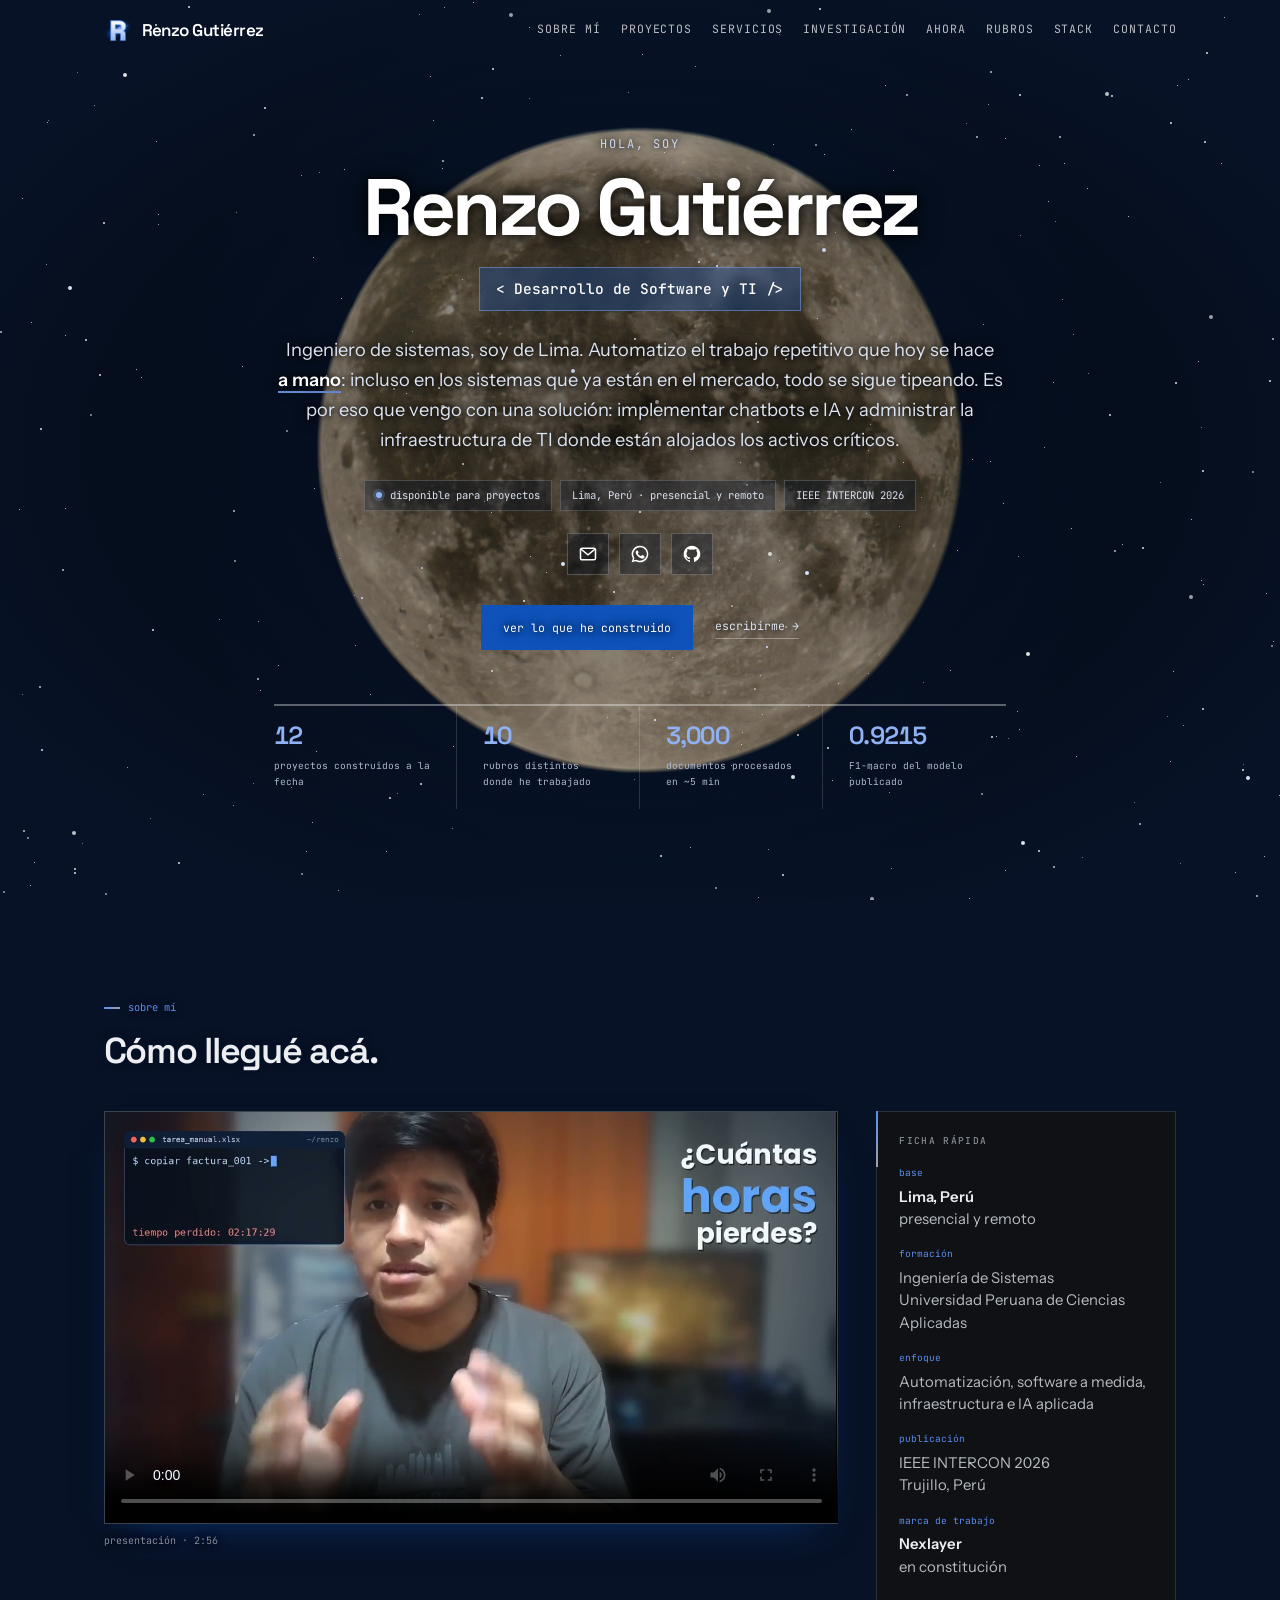
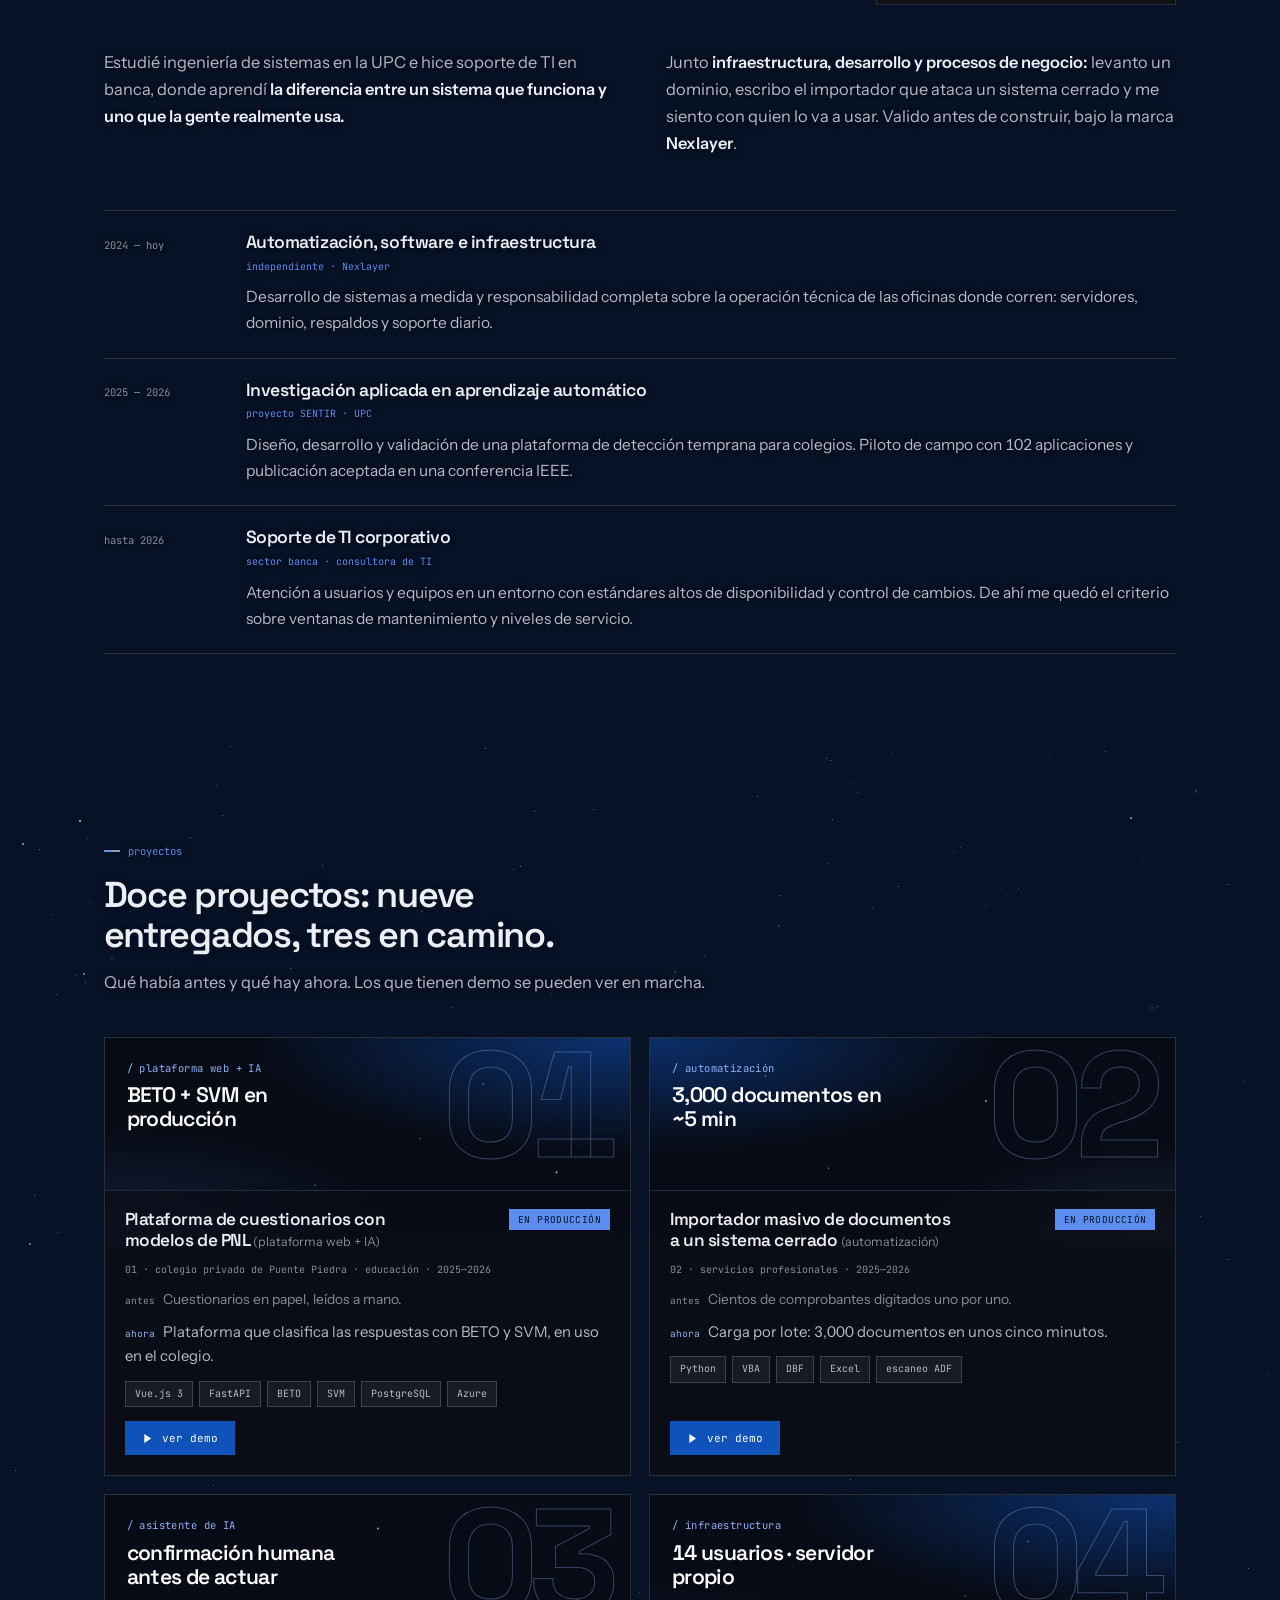
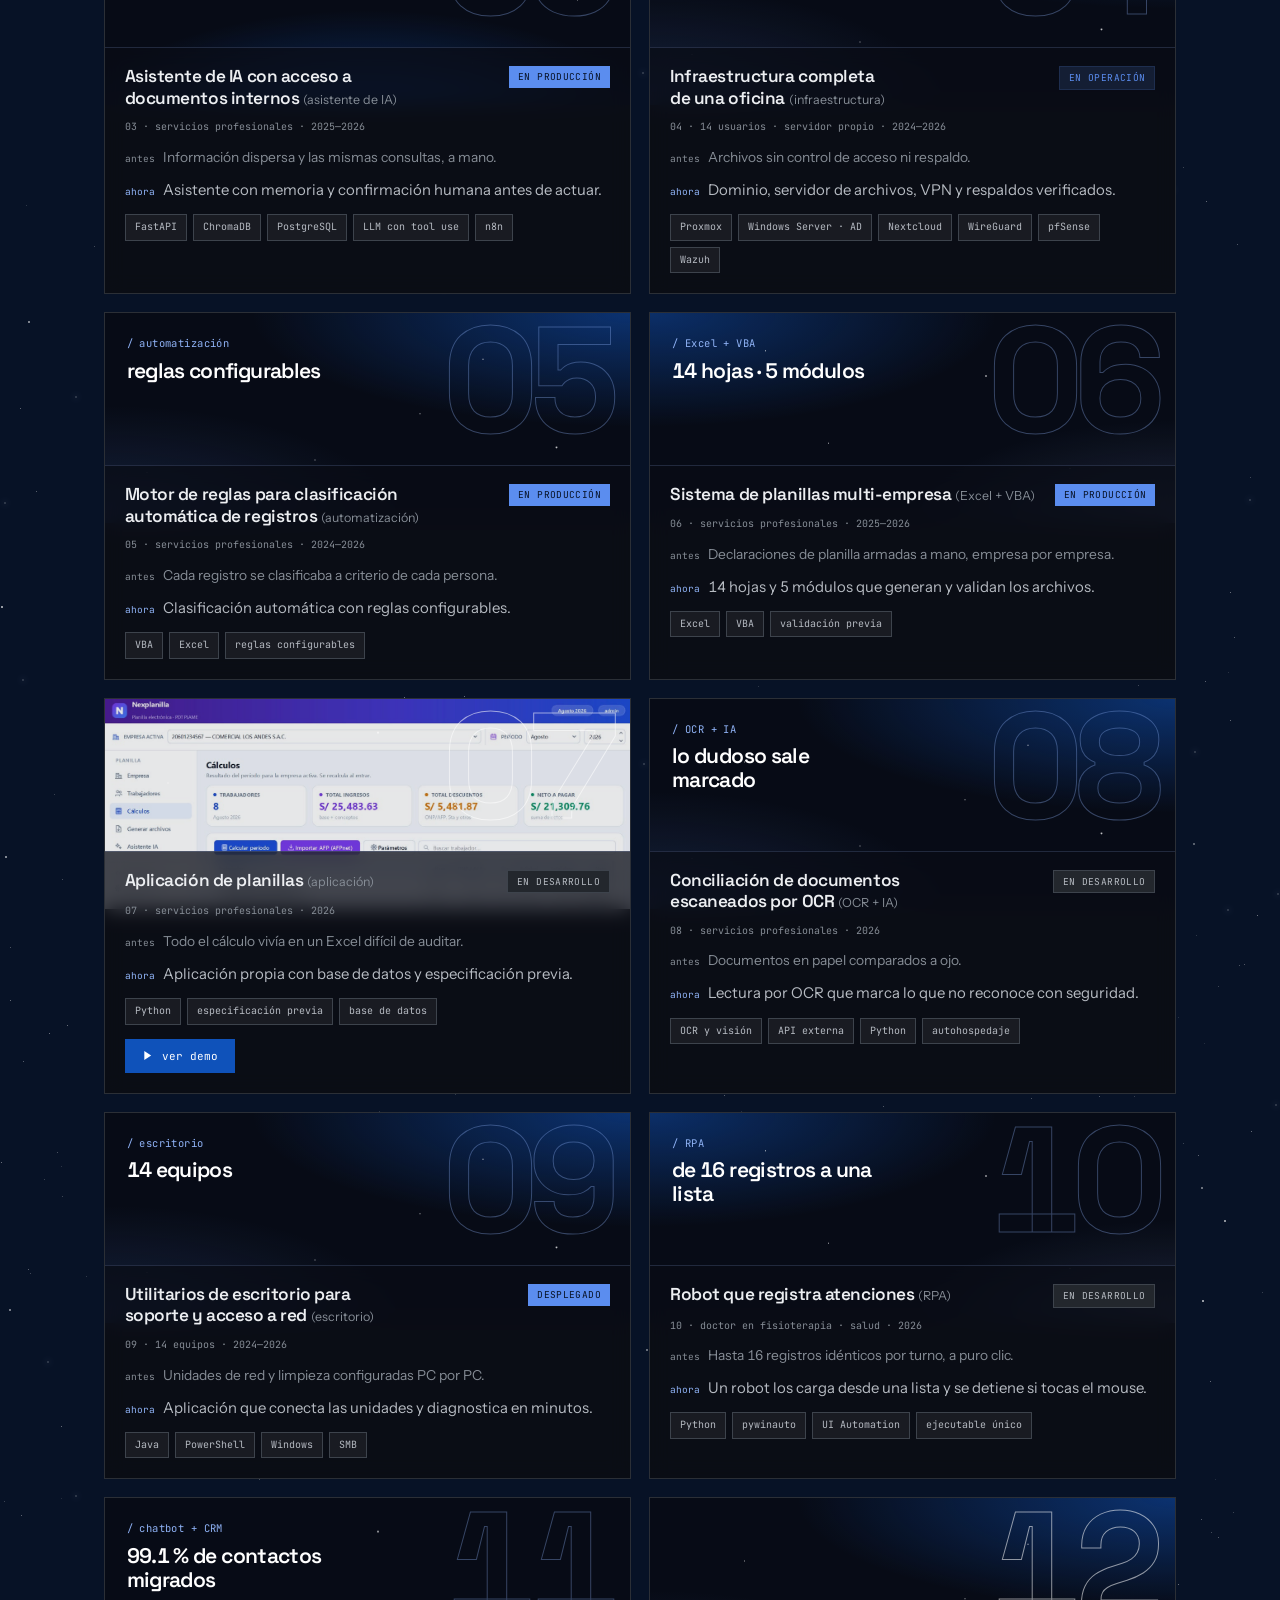
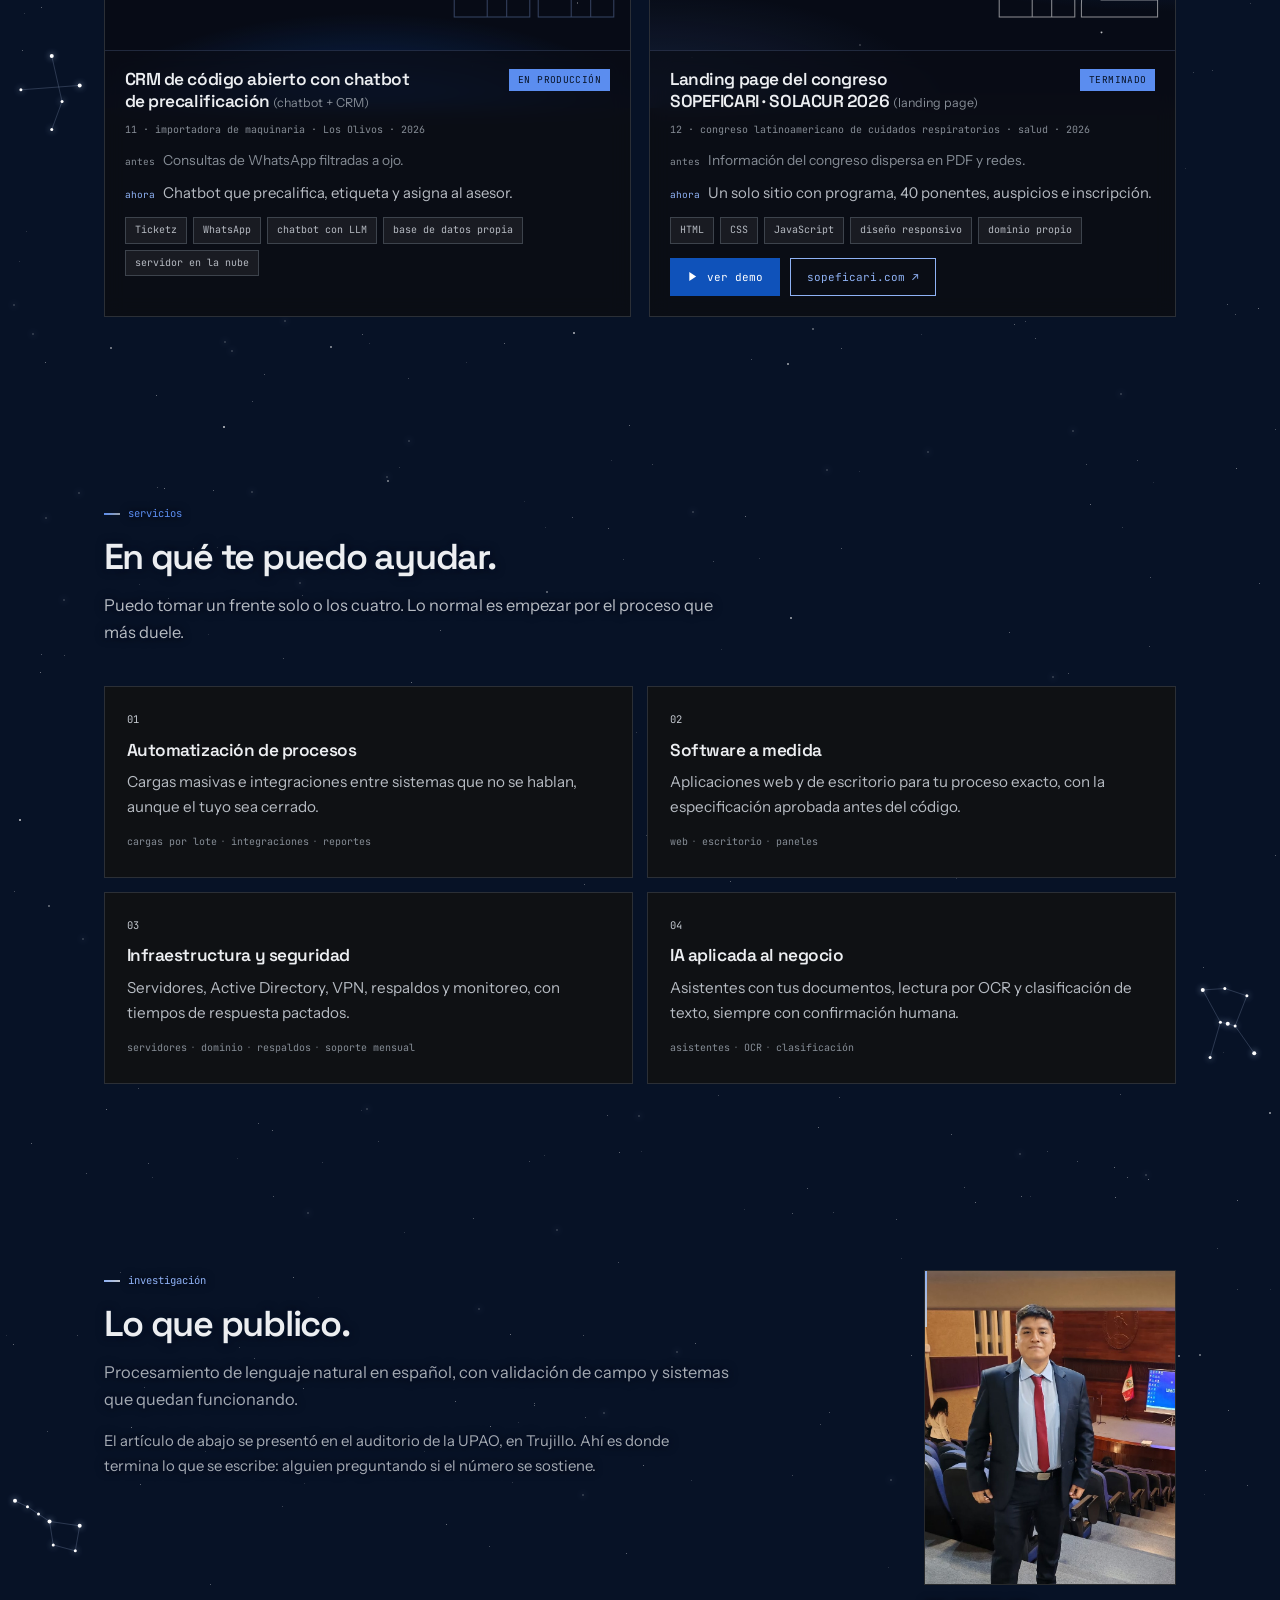
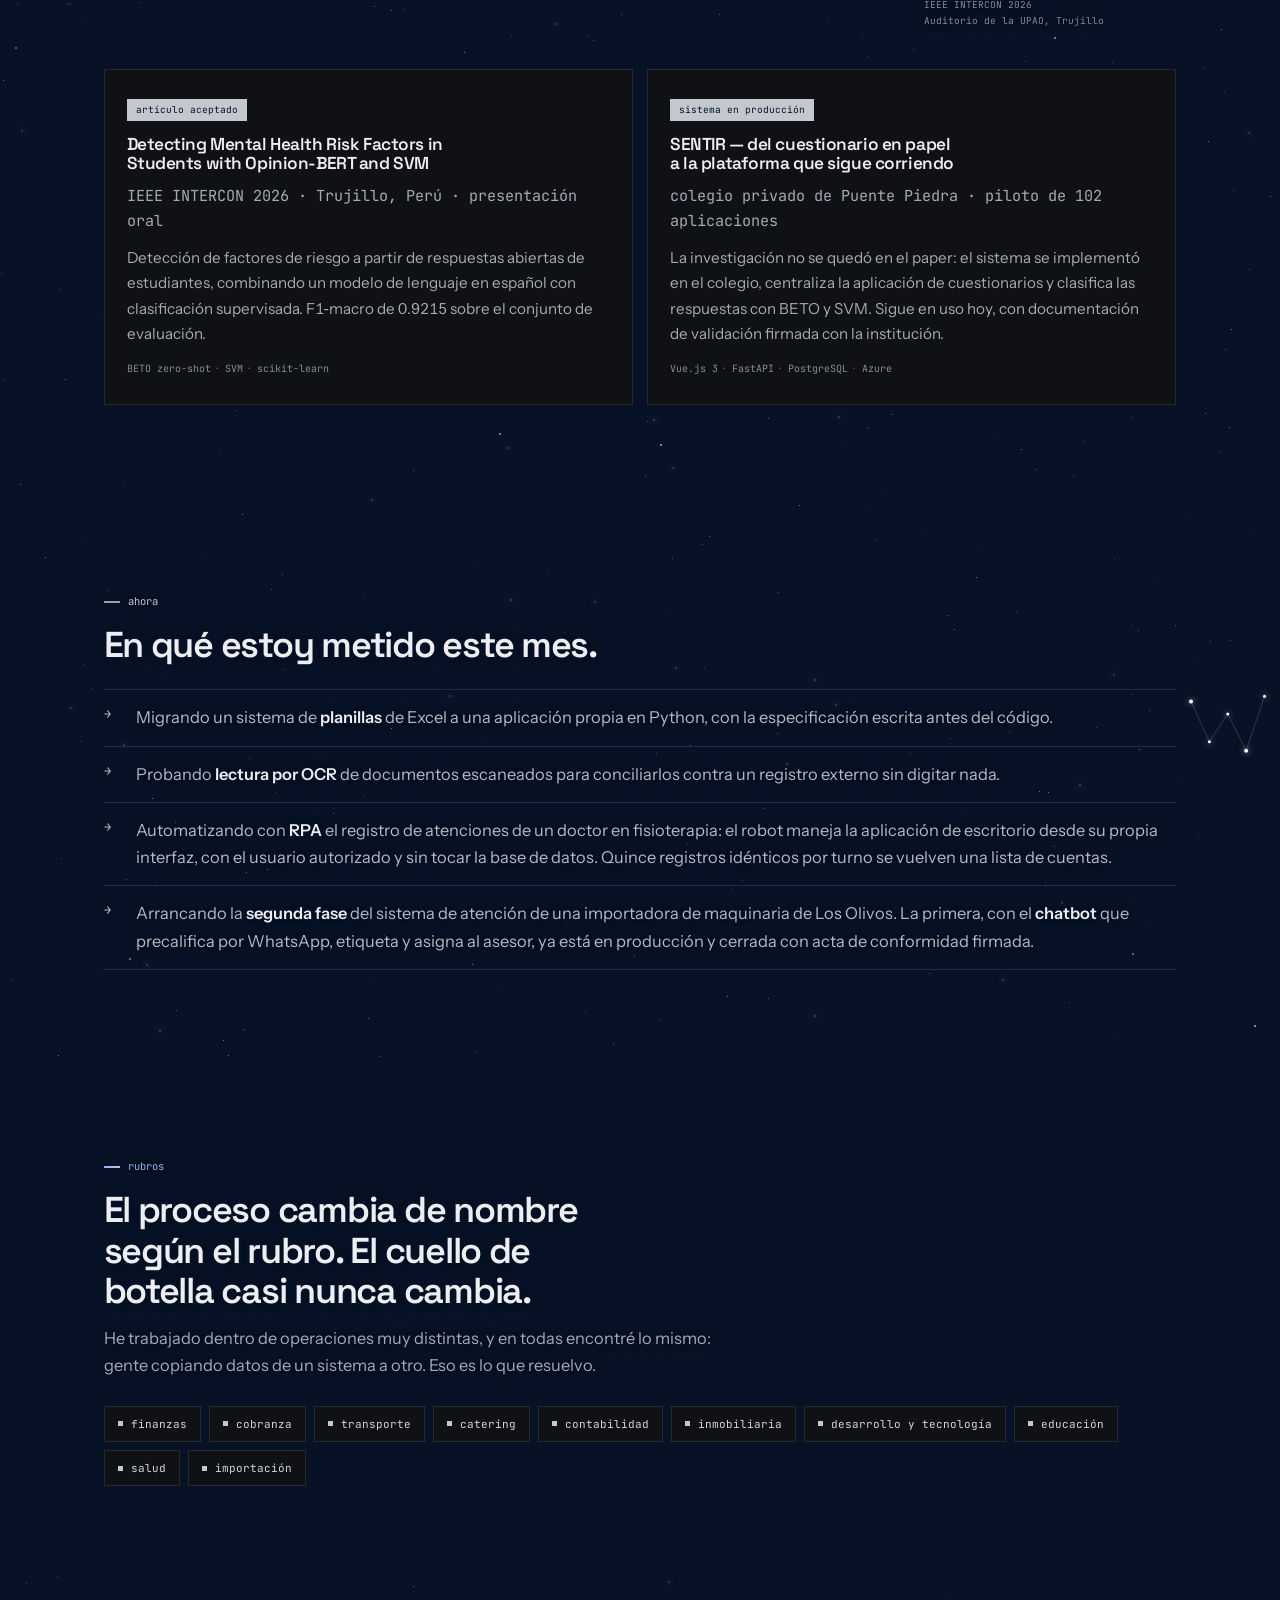
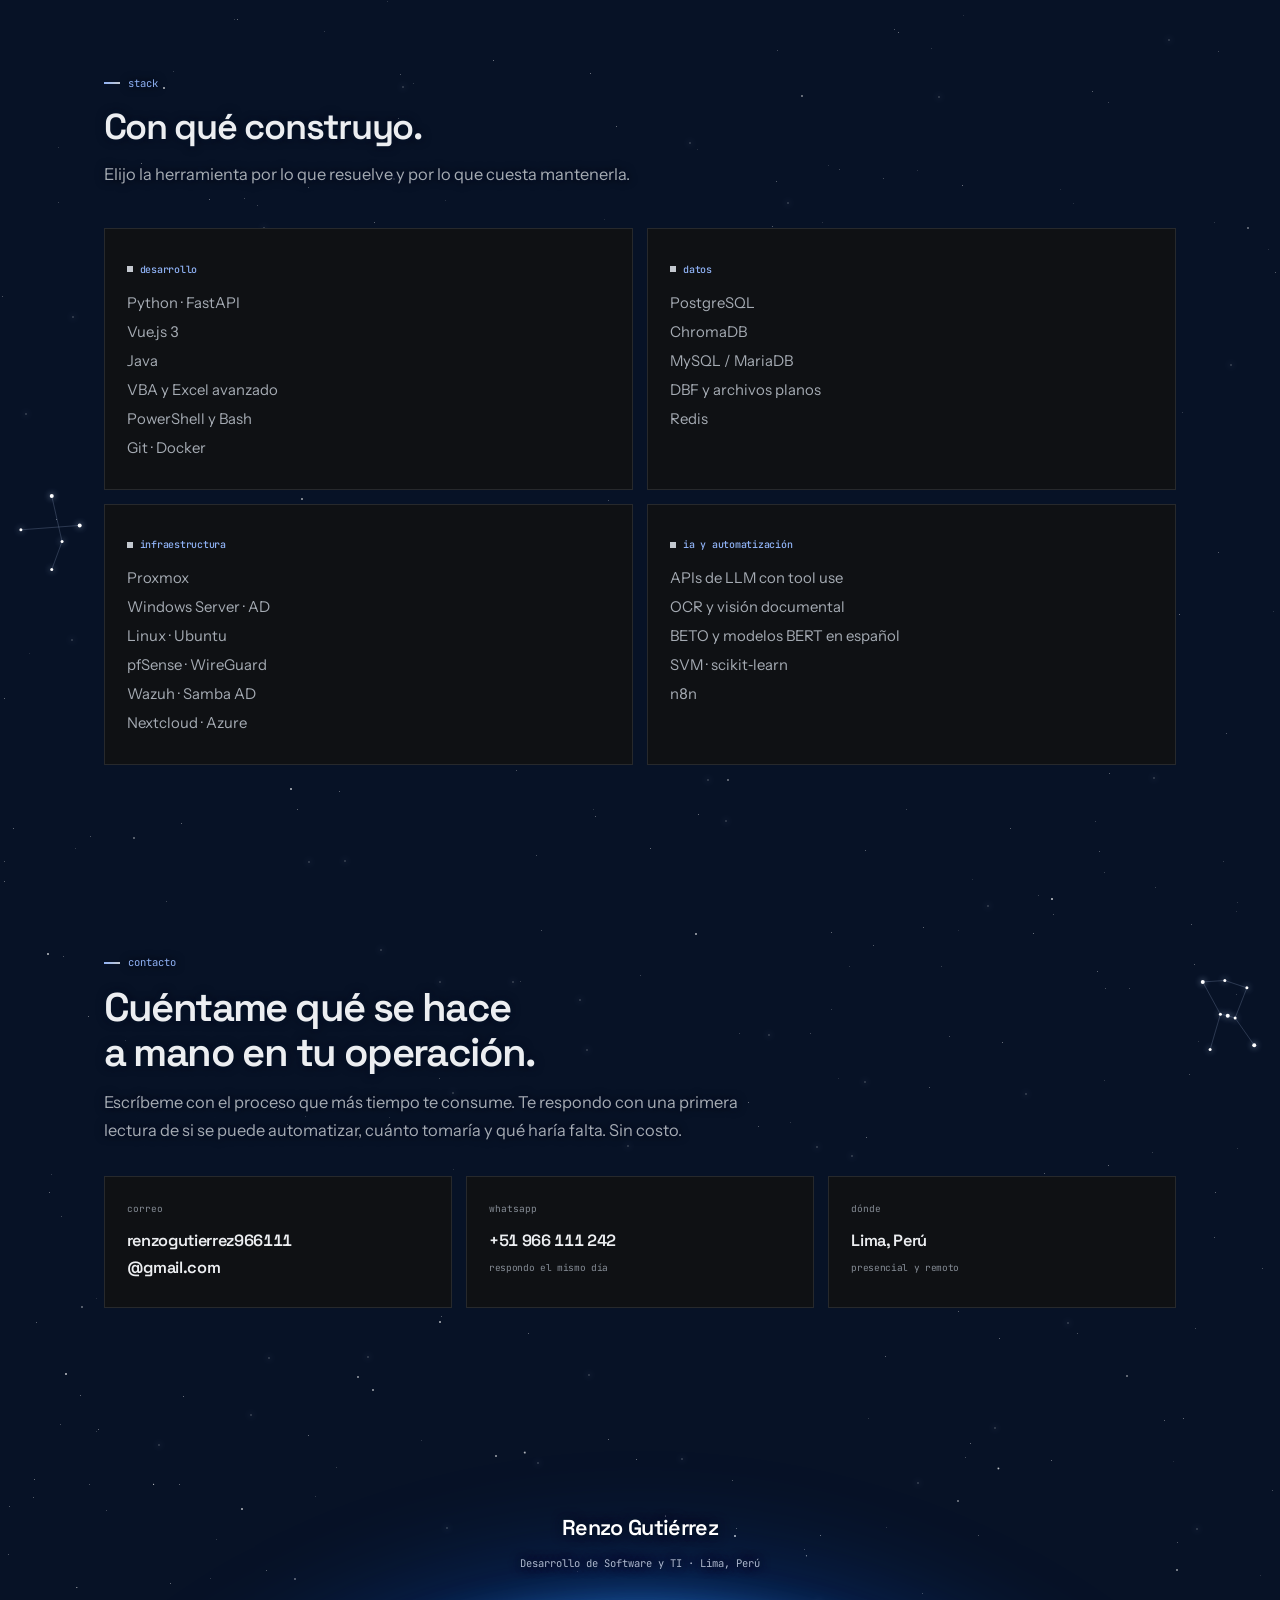
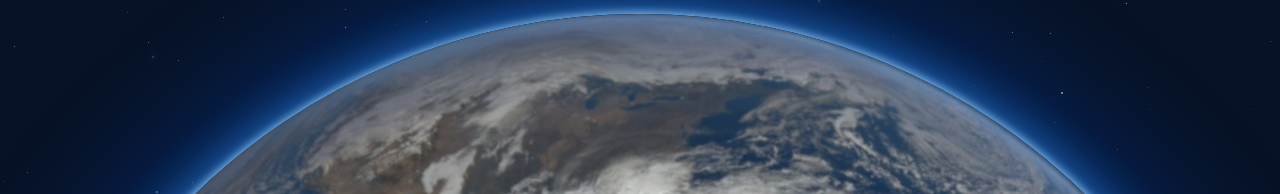
<file: index.html>
<!DOCTYPE html>
<html lang="es-PE">
<head>
<meta charset="UTF-8">
<meta name="viewport" content="width=device-width, initial-scale=1.0">
<title>Renzo Gutiérrez | Ingeniero de Sistemas</title>
<meta name="description" content="Renzo Gutiérrez, ingeniero de sistemas en Lima. Automatizo procesos, construyo software a medida y administro infraestructura. Experiencia en finanzas, cobranza, transporte, catering, contabilidad, inmobiliaria, educación, salud, importación y tecnología.">
<meta name="author" content="Renzo Gutiérrez">
<meta name="color-scheme" content="dark">
<meta name="theme-color" content="#071226">

<!-- íconos del logo "R eclipse" -->
<link rel="icon" href="favicon.ico" sizes="any">
<link rel="icon" type="image/svg+xml" href="favicon.svg">
<link rel="apple-touch-icon" href="apple-touch-icon.png">
<link rel="manifest" href="site.webmanifest">

<!-- vista previa al compartir el link (WhatsApp, LinkedIn, X) -->
<meta property="og:type" content="website">
<meta property="og:url" content="https://renzogutierrezramos.com/">
<meta property="og:title" content="Renzo Gutiérrez | Ingeniero de Sistemas">
<meta property="og:description" content="Desarrollo de software, automatización e infraestructura de TI en Lima.">
<meta property="og:image" content="https://renzogutierrezramos.com/og-image.png">
<meta property="og:image:width" content="1200">
<meta property="og:image:height" content="630">
<meta name="twitter:card" content="summary_large_image">
<meta name="twitter:image" content="https://renzogutierrezramos.com/og-image.png">

<link rel="preconnect" href="https://fonts.googleapis.com">
<link rel="preconnect" href="https://fonts.gstatic.com" crossorigin>
<link href="https://fonts.googleapis.com/css2?family=Instrument+Sans:wght@400;500;600&family=JetBrains+Mono:wght@400;500&family=Space+Grotesk:wght@400;500;600;700&display=swap" rel="stylesheet">

<link rel="stylesheet" href="css/estilos.css">
<noscript><link rel="stylesheet" href="css/sin-js.css"></noscript>

<!-- va aquí y sin defer: fija el modo oscuro antes del primer pintado -->
<script src="js/tema.js"></script>
<script src="js/demos.js" defer></script>
<script src="js/sitio.js" defer></script>
</head>
<body>

<!-- ================= barra superior ================= -->
<header class="nav" id="nav">
  <div class="nav-in">
    <a class="nav-name" href="#inicio"><img class="nav-logo" src="favicon.svg" alt="" width="28" height="28">Renzo Gutiérrez</a>
    <nav class="nav-links" id="menu" aria-label="Secciones">
      <a href="#sobre-mi">sobre mí</a>
      <a href="#proyectos">proyectos</a>
      <a href="#servicios">servicios</a>
      <a href="#investigacion">investigación</a>
      <a href="#ahora">ahora</a>
      <a href="#rubros">rubros</a>
      <a href="#stack">stack</a>
      <a href="#contacto">contacto</a>
    </nav>
  </div>
</header>

<!-- lluvia de estrellas fugaces sobre toda la página: la llena sitio.js (sección 5) -->
<!-- cielo de fondo con constelaciones, debajo del header: lo dibuja sitio.js (sección 6) -->
<div class="cielo" id="cielo" aria-hidden="true"></div>
<div class="lluvia" id="lluvia" aria-hidden="true"></div>

<main class="main">

    <!-- ================= portada ================= -->
    <section class="hero" id="inicio">
      <!-- estrellas que suben: las dibuja sitio.js (sección 5) -->
      <div class="space space-1" aria-hidden="true"></div>
      <div class="space space-2" aria-hidden="true"></div>
      <div class="space space-3" aria-hidden="true"></div>
      <div class="hero-in">
        <p class="hero-kicker">hola, soy</p>
        <h1>Renzo Gutiérrez</h1>
        <p class="hero-badge">&lt; Desarrollo de Software y TI /&gt;</p>
        <p class="hero-lead">Ingeniero de sistemas, soy de Lima. Automatizo el trabajo repetitivo que hoy se hace <b>a mano</b>: incluso en los sistemas que ya están en el mercado, todo se sigue tipeando. Es por eso que vengo con una solución: implementar chatbots e IA y administrar la infraestructura de TI donde están alojados los activos críticos.</p>
        <ul class="hero-meta">
          <li><span class="pulse" aria-hidden="true"></span>disponible para proyectos</li>
          <li>Lima, Perú · presencial y remoto</li>
          <li>IEEE INTERCON 2026</li>
        </ul>
        <div class="hero-icons">
          <a href="mailto:renzogutierrez966111@gmail.com" aria-label="Correo">
            <svg width="20" height="20" viewBox="0 0 24 24" fill="none" stroke="currentColor" stroke-width="1.8" stroke-linejoin="round" aria-hidden="true" focusable="false"><rect x="3" y="5" width="18" height="14" rx="2"/><path d="m3.5 6 8.5 7 8.5-7"/></svg>
          </a>
          <a href="https://wa.me/51966111242" target="_blank" rel="noopener noreferrer" aria-label="WhatsApp">
            <svg width="20" height="20" viewBox="0 0 24 24" fill="currentColor" aria-hidden="true" focusable="false"><path d="M12 2a10 10 0 0 0-8.6 15.1L2 22l5-1.3A10 10 0 1 0 12 2Zm0 18.2a8.2 8.2 0 0 1-4.2-1.2l-.3-.2-3 .8.8-2.9-.2-.3A8.2 8.2 0 1 1 12 20.2Zm4.5-6.1c-.2-.1-1.5-.7-1.7-.8-.2-.1-.4-.1-.6.1l-.8 1c-.1.2-.3.2-.5.1a6.7 6.7 0 0 1-3.3-2.9c-.2-.4.2-.4.7-1.3.1-.2 0-.3 0-.4l-.8-1.8c-.2-.5-.4-.4-.6-.4h-.5a1 1 0 0 0-.7.3 3 3 0 0 0-.9 2.2 5.2 5.2 0 0 0 1.1 2.7 11.8 11.8 0 0 0 4.5 4c1.7.7 2.3.8 3.2.6.5-.1 1.5-.6 1.7-1.2.2-.6.2-1.1.2-1.2-.1-.1-.3-.2-.5-.3Z"/></svg>
          </a>
          <a href="https://github.com/renzzoramos24" target="_blank" rel="noopener noreferrer" aria-label="GitHub">
            <svg width="20" height="20" viewBox="0 0 24 24" fill="currentColor" aria-hidden="true" focusable="false"><path d="M12 2a10 10 0 0 0-3.2 19.5c.5.1.7-.2.7-.5v-1.7c-2.8.6-3.4-1.3-3.4-1.3-.5-1.2-1.1-1.5-1.1-1.5-.9-.6.1-.6.1-.6 1 .1 1.5 1 1.5 1 .9 1.5 2.3 1.1 2.9.8.1-.6.4-1.1.6-1.3-2.2-.3-4.6-1.1-4.6-5a3.9 3.9 0 0 1 1-2.7 3.6 3.6 0 0 1 .1-2.7s.8-.3 2.8 1a9.6 9.6 0 0 1 5 0c1.9-1.3 2.8-1 2.8-1 .5 1.4.2 2.4.1 2.7a3.9 3.9 0 0 1 1 2.7c0 3.9-2.3 4.7-4.6 5 .4.3.7.9.7 1.9V21c0 .3.2.6.7.5A10 10 0 0 0 12 2Z"/></svg>
          </a>
        </div>
        <div class="cta">
          <a class="btn" href="#proyectos">ver lo que he construido</a>
          <a class="lnk" href="#contacto">escribirme →</a>
        </div>
        <div class="stats">
          <div class="stat"><b>12</b><span>proyectos construidos a la fecha</span></div>
          <div class="stat"><b>10</b><span>rubros distintos donde he trabajado</span></div>
          <div class="stat"><b>3,000</b><span>documentos procesados en ~5 min</span></div>
          <div class="stat"><b>0.9215</b><span>F1‑macro del modelo publicado</span></div>
        </div>
      </div>
    </section>

    <!-- ================= sobre mí ================= -->
    <section class="sin-estrellas" id="sobre-mi">
      <div class="inner">
        <div class="sec-top">
          <span class="tag">sobre mí</span>
          <h2 class="h2">Cómo llegué acá.</h2>
        </div>

        <div class="about-grid about">
          <figure class="about-video">
            <video controls preload="metadata" playsinline poster="demos/presentacion.jpg">
              <source src="demos/presentacion.mp4" type="video/mp4">
            </video>
            <figcaption>presentación · 2:56</figcaption>
          </figure>

          <div class="aside-col">
            <div class="ficha">
              <h3>ficha rápida</h3>
              <dl>
                <dt>base</dt>
                <dd><b>Lima, Perú</b><br>presencial y remoto</dd>
                <dt>formación</dt>
                <dd>Ingeniería de Sistemas<br>Universidad Peruana de Ciencias Aplicadas</dd>
                <dt>enfoque</dt>
                <dd>Automatización, software a medida, infraestructura e IA aplicada</dd>
                <dt>publicación</dt>
                <dd>IEEE INTERCON 2026<br>Trujillo, Perú</dd>
                <dt>marca de trabajo</dt>
                <dd><b>Nexlayer</b><br>en constitución</dd>
              </dl>
            </div>
          </div>

          <div class="about-texto">
            <p>Estudié ingeniería de sistemas en la UPC e hice soporte de TI en banca, donde aprendí <strong>la diferencia entre un sistema que funciona y uno que la gente realmente usa.</strong></p>
            <p>Junto <strong>infraestructura, desarrollo y procesos de negocio:</strong> levanto un dominio, escribo el importador que ataca un sistema cerrado y me siento con quien lo va a usar. Valido antes de construir, bajo la marca <strong>Nexlayer</strong>.</p>
          </div>
        </div>

        <div class="timeline">
          <article class="job">
            <div class="when">2024 — hoy</div>
            <div>
              <h3>Automatización, software e infraestructura</h3>
              <span class="where">independiente · Nexlayer</span>
              <p>Desarrollo de sistemas a medida y responsabilidad completa sobre la operación técnica de las oficinas donde corren: servidores, dominio, respaldos y soporte diario.</p>
            </div>
          </article>
          <article class="job">
            <div class="when">2025 — 2026</div>
            <div>
              <h3>Investigación aplicada en aprendizaje automático</h3>
              <span class="where">proyecto SENTIR · UPC</span>
              <p>Diseño, desarrollo y validación de una plataforma de detección temprana para colegios. Piloto de campo con 102 aplicaciones y publicación aceptada en una conferencia IEEE.</p>
            </div>
          </article>
          <article class="job">
            <div class="when">hasta 2026</div>
            <div>
              <h3>Soporte de TI corporativo</h3>
              <span class="where">sector banca · consultora de TI</span>
              <p>Atención a usuarios y equipos en un entorno con estándares altos de disponibilidad y control de cambios. De ahí me quedó el criterio sobre ventanas de mantenimiento y niveles de servicio.</p>
            </div>
          </article>
        </div>
      </div>
    </section>

    <!-- ================= proyectos ================= -->
    <section id="proyectos">
      <div class="inner">
        <div class="sec-top">
          <span class="tag">proyectos</span>
          <h2 class="h2">Doce proyectos: nueve entregados, tres en camino.</h2>
          <p class="sub">Qué había antes y qué hay ahora. Los que tienen demo se pueden ver en marcha.</p>
        </div>

        <div class="works">

          <article class="work rv">
            <div class="w-cover" aria-hidden="true">
              <span class="w-num">01</span>
              <span class="w-kind">/ plataforma web + IA</span>
              <span class="w-dato">BETO + SVM en producción</span>
            </div>
            <div class="w-panel">
              <div class="w-line"><h3>Plataforma de cuestionarios con modelos de PNL <small>(plataforma web + IA)</small></h3><span class="state s-live">en producción</span></div>
              <p class="w-meta">01 · colegio privado de Puente Piedra · educación · 2025—2026</p>
              <p class="w-antes"><em>antes</em>Cuestionarios en papel, leídos a mano.</p>
              <p class="w-desc">Plataforma que clasifica las respuestas con BETO y SVM, en uso en el colegio.</p>
              <ul class="w-stack"><li>Vue.js 3</li><li>FastAPI</li><li>BETO</li><li>SVM</li><li>PostgreSQL</li><li>Azure</li></ul>
              <div class="w-acts">
                <button class="demo-btn js-demo" data-demo="colegio" type="button" aria-haspopup="dialog">
                  <svg width="11" height="11" viewBox="0 0 12 12" fill="currentColor" aria-hidden="true" focusable="false"><path d="M2.5 1.2 10 6l-7.5 4.8V1.2Z"/></svg> ver demo
                </button>
              </div>
            </div>
          </article>

          <article class="work rv">
            <div class="w-cover" aria-hidden="true">
              <span class="w-num">02</span>
              <span class="w-kind">/ automatización</span>
              <span class="w-dato">3,000 documentos en ~5 min</span>
            </div>
            <div class="w-panel">
              <div class="w-line"><h3>Importador masivo de documentos a un sistema cerrado <small>(automatización)</small></h3><span class="state s-live">en producción</span></div>
              <p class="w-meta">02 · servicios profesionales · 2025—2026</p>
              <p class="w-antes"><em>antes</em>Cientos de comprobantes digitados uno por uno.</p>
              <p class="w-desc">Carga por lote: 3,000 documentos en unos cinco minutos.</p>
              <ul class="w-stack"><li>Python</li><li>VBA</li><li>DBF</li><li>Excel</li><li>escaneo ADF</li></ul>
              <div class="w-acts">
                <button class="demo-btn js-demo" data-demo="importador" type="button" aria-haspopup="dialog">
                  <svg width="11" height="11" viewBox="0 0 12 12" fill="currentColor" aria-hidden="true" focusable="false"><path d="M2.5 1.2 10 6l-7.5 4.8V1.2Z"/></svg> ver demo
                </button>
              </div>
            </div>
          </article>

          <article class="work rv">
            <div class="w-cover" aria-hidden="true">
              <span class="w-num">03</span>
              <span class="w-kind">/ asistente de IA</span>
              <span class="w-dato">confirmación humana antes de actuar</span>
            </div>
            <div class="w-panel">
              <div class="w-line"><h3>Asistente de IA con acceso a documentos internos <small>(asistente de IA)</small></h3><span class="state s-live">en producción</span></div>
              <p class="w-meta">03 · servicios profesionales · 2025—2026</p>
              <p class="w-antes"><em>antes</em>Información dispersa y las mismas consultas, a mano.</p>
              <p class="w-desc">Asistente con memoria y confirmación humana antes de actuar.</p>
              <ul class="w-stack"><li>FastAPI</li><li>ChromaDB</li><li>PostgreSQL</li><li>LLM con tool use</li><li>n8n</li></ul>
            </div>
          </article>

          <article class="work rv">
            <div class="w-cover" aria-hidden="true">
              <span class="w-num">04</span>
              <span class="w-kind">/ infraestructura</span>
              <span class="w-dato">14 usuarios · servidor propio</span>
            </div>
            <div class="w-panel">
              <div class="w-line"><h3>Infraestructura completa de una oficina <small>(infraestructura)</small></h3><span class="state s-run">en operación</span></div>
              <p class="w-meta">04 · 14 usuarios · servidor propio · 2024—2026</p>
              <p class="w-antes"><em>antes</em>Archivos sin control de acceso ni respaldo.</p>
              <p class="w-desc">Dominio, servidor de archivos, VPN y respaldos verificados.</p>
              <ul class="w-stack"><li>Proxmox</li><li>Windows Server · AD</li><li>Nextcloud</li><li>WireGuard</li><li>pfSense</li><li>Wazuh</li></ul>
            </div>
          </article>

          <article class="work rv">
            <div class="w-cover" aria-hidden="true">
              <span class="w-num">05</span>
              <span class="w-kind">/ automatización</span>
              <span class="w-dato">reglas configurables</span>
            </div>
            <div class="w-panel">
              <div class="w-line"><h3>Motor de reglas para clasificación automática de registros <small>(automatización)</small></h3><span class="state s-live">en producción</span></div>
              <p class="w-meta">05 · servicios profesionales · 2024—2026</p>
              <p class="w-antes"><em>antes</em>Cada registro se clasificaba a criterio de cada persona.</p>
              <p class="w-desc">Clasificación automática con reglas configurables.</p>
              <ul class="w-stack"><li>VBA</li><li>Excel</li><li>reglas configurables</li></ul>
            </div>
          </article>

          <article class="work rv">
            <div class="w-cover" aria-hidden="true">
              <span class="w-num">06</span>
              <span class="w-kind">/ Excel + VBA</span>
              <span class="w-dato">14 hojas · 5 módulos</span>
            </div>
            <div class="w-panel">
              <div class="w-line"><h3>Sistema de planillas multi‑empresa <small>(Excel + VBA)</small></h3><span class="state s-live">en producción</span></div>
              <p class="w-meta">06 · servicios profesionales · 2025—2026</p>
              <p class="w-antes"><em>antes</em>Declaraciones de planilla armadas a mano, empresa por empresa.</p>
              <p class="w-desc">14 hojas y 5 módulos que generan y validan los archivos.</p>
              <ul class="w-stack"><li>Excel</li><li>VBA</li><li>validación previa</li></ul>
            </div>
          </article>

          <article class="work rv">
            <div class="w-cover w-foto" aria-hidden="true">
              <img src="demos/nexplanilla-calculos.jpg" alt="" loading="lazy" decoding="async">
              <span class="w-num">07</span>
            </div>
            <div class="w-panel">
              <div class="w-line"><h3>Aplicación de planillas <small>(aplicación)</small></h3><span class="state s-wip">en desarrollo</span></div>
              <p class="w-meta">07 · servicios profesionales · 2026</p>
              <p class="w-antes"><em>antes</em>Todo el cálculo vivía en un Excel difícil de auditar.</p>
              <p class="w-desc">Aplicación propia con base de datos y especificación previa.</p>
              <ul class="w-stack"><li>Python</li><li>especificación previa</li><li>base de datos</li></ul>
              <div class="w-acts">
                <button class="demo-btn js-demo" data-demo="planillas-app" type="button" aria-haspopup="dialog">
                  <svg width="11" height="11" viewBox="0 0 12 12" fill="currentColor" aria-hidden="true" focusable="false"><path d="M2.5 1.2 10 6l-7.5 4.8V1.2Z"/></svg> ver demo
                </button>
              </div>
            </div>
          </article>

          <article class="work rv">
            <div class="w-cover" aria-hidden="true">
              <span class="w-num">08</span>
              <span class="w-kind">/ OCR + IA</span>
              <span class="w-dato">lo dudoso sale marcado</span>
            </div>
            <div class="w-panel">
              <div class="w-line"><h3>Conciliación de documentos escaneados por OCR <small>(OCR + IA)</small></h3><span class="state s-wip">en desarrollo</span></div>
              <p class="w-meta">08 · servicios profesionales · 2026</p>
              <p class="w-antes"><em>antes</em>Documentos en papel comparados a ojo.</p>
              <p class="w-desc">Lectura por OCR que marca lo que no reconoce con seguridad.</p>
              <ul class="w-stack"><li>OCR y visión</li><li>API externa</li><li>Python</li><li>autohospedaje</li></ul>
            </div>
          </article>

          <article class="work rv">
            <div class="w-cover" aria-hidden="true">
              <span class="w-num">09</span>
              <span class="w-kind">/ escritorio</span>
              <span class="w-dato">14 equipos</span>
            </div>
            <div class="w-panel">
              <div class="w-line"><h3>Utilitarios de escritorio para soporte y acceso a red <small>(escritorio)</small></h3><span class="state s-live">desplegado</span></div>
              <p class="w-meta">09 · 14 equipos · 2024—2026</p>
              <p class="w-antes"><em>antes</em>Unidades de red y limpieza configuradas PC por PC.</p>
              <p class="w-desc">Aplicación que conecta las unidades y diagnostica en minutos.</p>
              <ul class="w-stack"><li>Java</li><li>PowerShell</li><li>Windows</li><li>SMB</li></ul>
            </div>
          </article>

          <article class="work rv">
            <div class="w-cover" aria-hidden="true">
              <span class="w-num">10</span>
              <span class="w-kind">/ RPA</span>
              <span class="w-dato">de 16 registros a una lista</span>
            </div>
            <div class="w-panel">
              <div class="w-line"><h3>Robot que registra atenciones <small>(RPA)</small></h3><span class="state s-wip">en desarrollo</span></div>
              <p class="w-meta">10 · doctor en fisioterapia · salud · 2026</p>
              <p class="w-antes"><em>antes</em>Hasta 16 registros idénticos por turno, a puro clic.</p>
              <p class="w-desc">Un robot los carga desde una lista y se detiene si tocas el mouse.</p>
              <ul class="w-stack"><li>Python</li><li>pywinauto</li><li>UI Automation</li><li>ejecutable único</li></ul>
            </div>
          </article>

          <article class="work rv">
            <div class="w-cover" aria-hidden="true">
              <span class="w-num">11</span>
              <span class="w-kind">/ chatbot + CRM</span>
              <span class="w-dato">99.1 % de contactos migrados</span>
            </div>
            <div class="w-panel">
              <div class="w-line"><h3>CRM de código abierto con chatbot de precalificación <small>(chatbot + CRM)</small></h3><span class="state s-live">en producción</span></div>
              <p class="w-meta">11 · importadora de maquinaria · Los Olivos · 2026</p>
              <p class="w-antes"><em>antes</em>Consultas de WhatsApp filtradas a ojo.</p>
              <p class="w-desc">Chatbot que precalifica, etiqueta y asigna al asesor.</p>
              <ul class="w-stack"><li>Ticketz</li><li>WhatsApp</li><li>chatbot con LLM</li><li>base de datos propia</li><li>servidor en la nube</li></ul>
            </div>
          </article>

          <article class="work rv">
            <div class="w-cover w-foto" aria-hidden="true">
              <img src="demos/sopeficari.jpg" alt="" loading="lazy" decoding="async">
              <span class="w-num">12</span>
            </div>
            <div class="w-panel">
              <div class="w-line"><h3>Landing page del congreso SOPEFICARI · SOLACUR 2026 <small>(landing page)</small></h3><span class="state s-live">terminado</span></div>
              <p class="w-meta">12 · congreso latinoamericano de cuidados respiratorios · salud · 2026</p>
              <p class="w-antes"><em>antes</em>Información del congreso dispersa en PDF y redes.</p>
              <p class="w-desc">Un solo sitio con programa, 40 ponentes, auspicios e inscripción.</p>
              <ul class="w-stack"><li>HTML</li><li>CSS</li><li>JavaScript</li><li>diseño responsivo</li><li>dominio propio</li></ul>
              <div class="w-acts">
                <button class="demo-btn js-demo" data-demo="congreso" type="button" aria-haspopup="dialog">
                  <svg width="11" height="11" viewBox="0 0 12 12" fill="currentColor" aria-hidden="true" focusable="false"><path d="M2.5 1.2 10 6l-7.5 4.8V1.2Z"/></svg> ver demo
                </button>
                <a class="w-link" href="https://sopeficari.com/" target="_blank" rel="noopener noreferrer">sopeficari.com ↗</a>
              </div>
            </div>
          </article>

        </div>
      </div>
    </section>

    <!-- ================= servicios ================= -->
    <section id="servicios">
      <div class="inner">
        <div class="sec-top">
          <span class="tag">servicios</span>
          <h2 class="h2">En qué te puedo ayudar.</h2>
          <p class="sub">Puedo tomar un frente solo o los cuatro. Lo normal es empezar por el proceso que más duele.</p>
        </div>
        <div class="cards">
          <article class="card rv">
            <span class="c-no">01</span>
            <h3>Automatización de procesos</h3>
            <p>Cargas masivas e integraciones entre sistemas que no se hablan, aunque el tuyo sea cerrado.</p>
            <ul class="mini"><li>cargas por lote</li><li>integraciones</li><li>reportes</li></ul>
          </article>
          <article class="card rv">
            <span class="c-no">02</span>
            <h3>Software a medida</h3>
            <p>Aplicaciones web y de escritorio para tu proceso exacto, con la especificación aprobada antes del código.</p>
            <ul class="mini"><li>web</li><li>escritorio</li><li>paneles</li></ul>
          </article>
          <article class="card rv">
            <span class="c-no">03</span>
            <h3>Infraestructura y seguridad</h3>
            <p>Servidores, Active Directory, VPN, respaldos y monitoreo, con tiempos de respuesta pactados.</p>
            <ul class="mini"><li>servidores</li><li>dominio</li><li>respaldos</li><li>soporte mensual</li></ul>
          </article>
          <article class="card rv">
            <span class="c-no">04</span>
            <h3>IA aplicada al negocio</h3>
            <p>Asistentes con tus documentos, lectura por OCR y clasificación de texto, siempre con confirmación humana.</p>
            <ul class="mini"><li>asistentes</li><li>OCR</li><li>clasificación</li></ul>
          </article>
        </div>
      </div>
    </section>

    <!-- ================= investigación ================= -->
    <section class="band" id="investigacion">
      <div class="inner">
        <div class="sec-top pub-lead">
          <div>
            <span class="tag">investigación</span>
            <h2 class="h2">Lo que publico.</h2>
            <p class="sub">Procesamiento de lenguaje natural en español, con validación de campo y sistemas que quedan funcionando.</p>
            <p class="sub pub-nota">El artículo de abajo se presentó en el auditorio de la UPAO, en Trujillo. Ahí es donde termina lo que se escribe: alguien preguntando si el número se sostiene.</p>
          </div>

          <figure class="photo photo-pub">
            <div class="frame">
              <img src="foto.jpg" width="820" height="1025" loading="lazy" decoding="async"
                   alt="Renzo Gutiérrez en el auditorio de la UPAO durante la IEEE INTERCON 2026">
            </div>
            <figcaption>IEEE INTERCON 2026<br>Auditorio de la UPAO, Trujillo</figcaption>
          </figure>
        </div>
        <div class="cards">
          <article class="card rv">
            <span class="kind">artículo aceptado</span>
            <h3>Detecting Mental Health Risk Factors in Students with Opinion‑BERT and SVM</h3>
            <p class="cite">IEEE INTERCON 2026 · Trujillo, Perú · presentación oral</p>
            <p class="abs">Detección de factores de riesgo a partir de respuestas abiertas de estudiantes, combinando un modelo de lenguaje en español con clasificación supervisada. F1‑macro de 0.9215 sobre el conjunto de evaluación.</p>
            <ul class="mini"><li>BETO zero‑shot</li><li>SVM</li><li>scikit‑learn</li></ul>
          </article>
          <article class="card rv">
            <span class="kind">sistema en producción</span>
            <h3>SENTIR — del cuestionario en papel a la plataforma que sigue corriendo</h3>
            <p class="cite">colegio privado de Puente Piedra · piloto de 102 aplicaciones</p>
            <p class="abs">La investigación no se quedó en el paper: el sistema se implementó en el colegio, centraliza la aplicación de cuestionarios y clasifica las respuestas con BETO y SVM. Sigue en uso hoy, con documentación de validación firmada con la institución.</p>
            <ul class="mini"><li>Vue.js 3</li><li>FastAPI</li><li>PostgreSQL</li><li>Azure</li></ul>
          </article>
        </div>
      </div>
    </section>

    <!-- ================= ahora ================= -->
    <section class="now" id="ahora">
      <div class="inner">
        <span class="tag">ahora</span>
        <h2 class="h2">En qué estoy metido este mes.</h2>
        <div class="now-list">
          <div class="now-item"><i aria-hidden="true">→</i><p>Migrando un sistema de <b>planillas</b> de Excel a una aplicación propia en Python, con la especificación escrita antes del código.</p></div>
          <div class="now-item"><i aria-hidden="true">→</i><p>Probando <b>lectura por OCR</b> de documentos escaneados para conciliarlos contra un registro externo sin digitar nada.</p></div>
          <div class="now-item"><i aria-hidden="true">→</i><p>Automatizando con <b>RPA</b> el registro de atenciones de un doctor en fisioterapia: el robot maneja la aplicación de escritorio desde su propia interfaz, con el usuario autorizado y sin tocar la base de datos. Quince registros idénticos por turno se vuelven una lista de cuentas.</p></div>
          <div class="now-item"><i aria-hidden="true">→</i><p>Arrancando la <b>segunda fase</b> del sistema de atención de una importadora de maquinaria de Los Olivos. La primera, con el <b>chatbot</b> que precalifica por WhatsApp, etiqueta y asigna al asesor, ya está en producción y cerrada con acta de conformidad firmada.</p></div>
        </div>
      </div>
    </section>

    <!-- ================= rubros ================= -->
    <section class="band sin-estrellas" id="rubros">
      <div class="inner">
        <span class="tag">rubros</span>
        <h2 class="h2">El proceso cambia de nombre según el rubro. El cuello de botella casi nunca cambia.</h2>
        <p class="sub">He trabajado dentro de operaciones muy distintas, y en todas encontré lo mismo: gente copiando datos de un sistema a otro. Eso es lo que resuelvo.</p>
        <div class="chips">
          <span>finanzas</span><span>cobranza</span><span>transporte</span><span>catering</span>
          <span>contabilidad</span><span>inmobiliaria</span><span>desarrollo y tecnología</span><span>educación</span><span>salud</span><span>importación</span>
        </div>
      </div>
    </section>

    <!-- ================= stack ================= -->
    <section class="band" id="stack">
      <div class="inner">
        <div class="sec-top">
          <span class="tag">stack</span>
          <h2 class="h2">Con qué construyo.</h2>
          <p class="sub">Elijo la herramienta por lo que resuelve y por lo que cuesta mantenerla.</p>
        </div>
        <div class="cards">
          <div class="card sg rv">
            <h3>desarrollo</h3>
            <ul><li>Python · FastAPI</li><li>Vue.js 3</li><li>Java</li><li>VBA y Excel avanzado</li><li>PowerShell y Bash</li><li>Git · Docker</li></ul>
          </div>
          <div class="card sg rv">
            <h3>datos</h3>
            <ul><li>PostgreSQL</li><li>ChromaDB</li><li>MySQL / MariaDB</li><li>DBF y archivos planos</li><li>Redis</li></ul>
          </div>
          <div class="card sg rv">
            <h3>infraestructura</h3>
            <ul><li>Proxmox</li><li>Windows Server · AD</li><li>Linux · Ubuntu</li><li>pfSense · WireGuard</li><li>Wazuh · Samba AD</li><li>Nextcloud · Azure</li></ul>
          </div>
          <div class="card sg rv">
            <h3>ia y automatización</h3>
            <ul><li>APIs de LLM con tool use</li><li>OCR y visión documental</li><li>BETO y modelos BERT en español</li><li>SVM · scikit‑learn</li><li>n8n</li></ul>
          </div>
        </div>
      </div>
    </section>

    <!-- ================= contacto ================= -->
    <section class="band contact" id="contacto">
      <div class="inner">
        <span class="tag">contacto</span>
        <h2 class="h2">Cuéntame qué se hace a mano en tu operación.</h2>
        <p class="sub">Escríbeme con el proceso que más tiempo te consume. Te respondo con una primera lectura de si se puede automatizar, cuánto tomaría y qué haría falta. Sin costo.</p>
        <div class="cards tres" style="margin-top:32px">
          <a class="card" href="mailto:renzogutierrez966111@gmail.com">
            <span class="k">correo</span>
            <span class="val">renzogutierrez966111<br>@gmail.com</span>
          </a>
          <a class="card" href="https://wa.me/51966111242" target="_blank" rel="noopener noreferrer">
            <span class="k">whatsapp</span>
            <span class="val">+51 966 111 242<small>respondo el mismo día</small></span>
          </a>
          <div class="card">
            <span class="k">dónde</span>
            <span class="val">Lima, Perú<small>presencial y remoto</small></span>
          </div>
        </div>
      </div>
    </section>

</main>

<!-- ================= pie: la página empieza en la luna y termina en la Tierra ================= -->
<footer class="tierra">
  <div class="tierra-in">
    <p class="tierra-nombre">Renzo Gutiérrez</p>
    <p>Desarrollo de Software y TI · Lima, Perú</p>
  </div>
  <div class="planeta" aria-hidden="true"></div>
</footer>

<!-- ================= ventana de demo ================= -->
<div class="modal" id="modal" hidden>
  <div class="modal-back" data-close></div>
  <div class="modal-box" role="dialog" aria-modal="true" aria-labelledby="modal-title">
    <div class="modal-head">
      <div>
        <span class="mh-tag" id="modal-kind"></span>
        <h3 id="modal-title"></h3>
      </div>
      <div class="modal-acts">
        <button class="modal-full" id="modal-full" type="button" hidden aria-label="Ver en pantalla completa">
          <svg width="11" height="11" viewBox="0 0 12 12" fill="currentColor" aria-hidden="true" focusable="false"><path d="M1 1h4v1.2H2.2V5H1V1Zm6 0h4v4H9.8V2.2H7V1ZM1 7h1.2v2.8H5V11H1V7Zm8.8 0H11v4H7V9.8h2.8V7Z"/></svg> ampliar
        </button>
        <button class="modal-x" data-close type="button" aria-label="Cerrar demo">✕</button>
      </div>
    </div>
    <div class="modal-body" id="modal-body"></div>
    <div class="modal-foot">
      <p id="modal-note"></p>
      <a id="modal-link" href="#" target="_blank" rel="noopener noreferrer" hidden>abrir en pestaña nueva ↗</a>
    </div>
  </div>
</div>

</body>
</html>
</file>
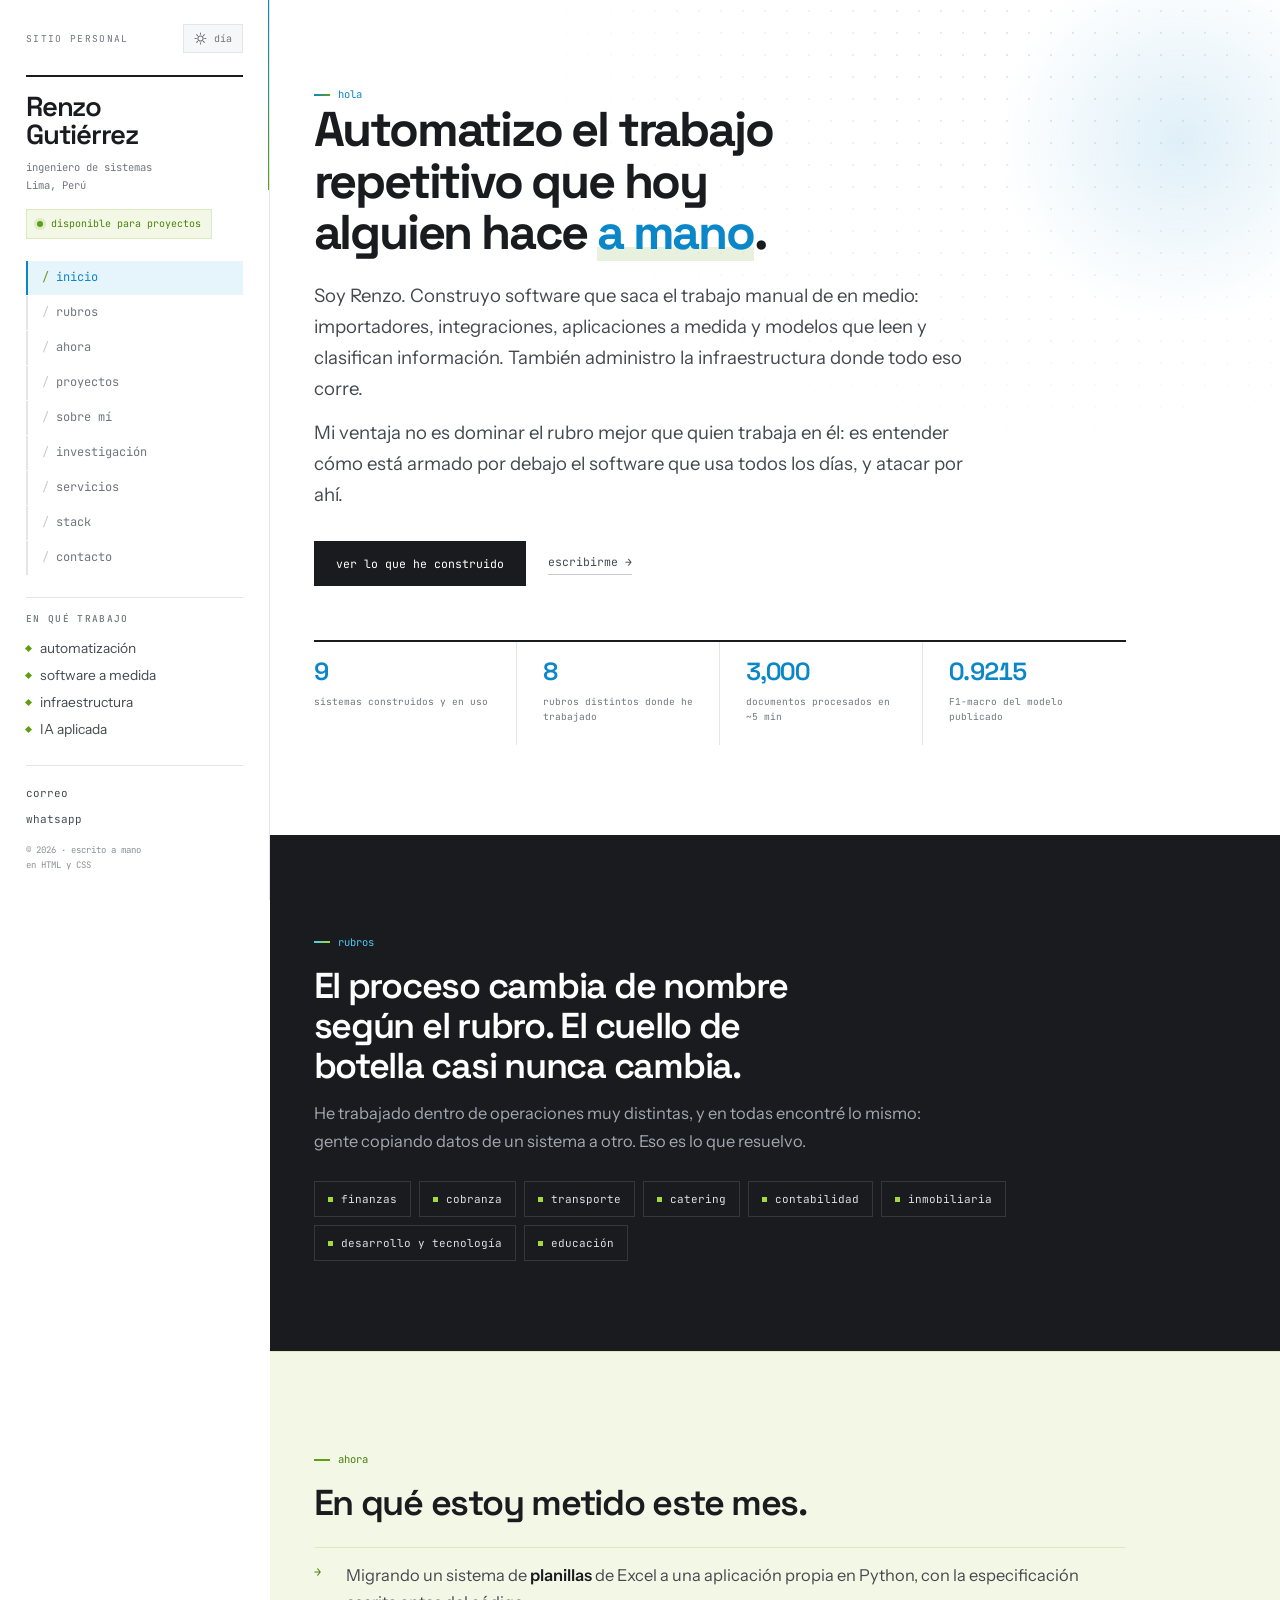
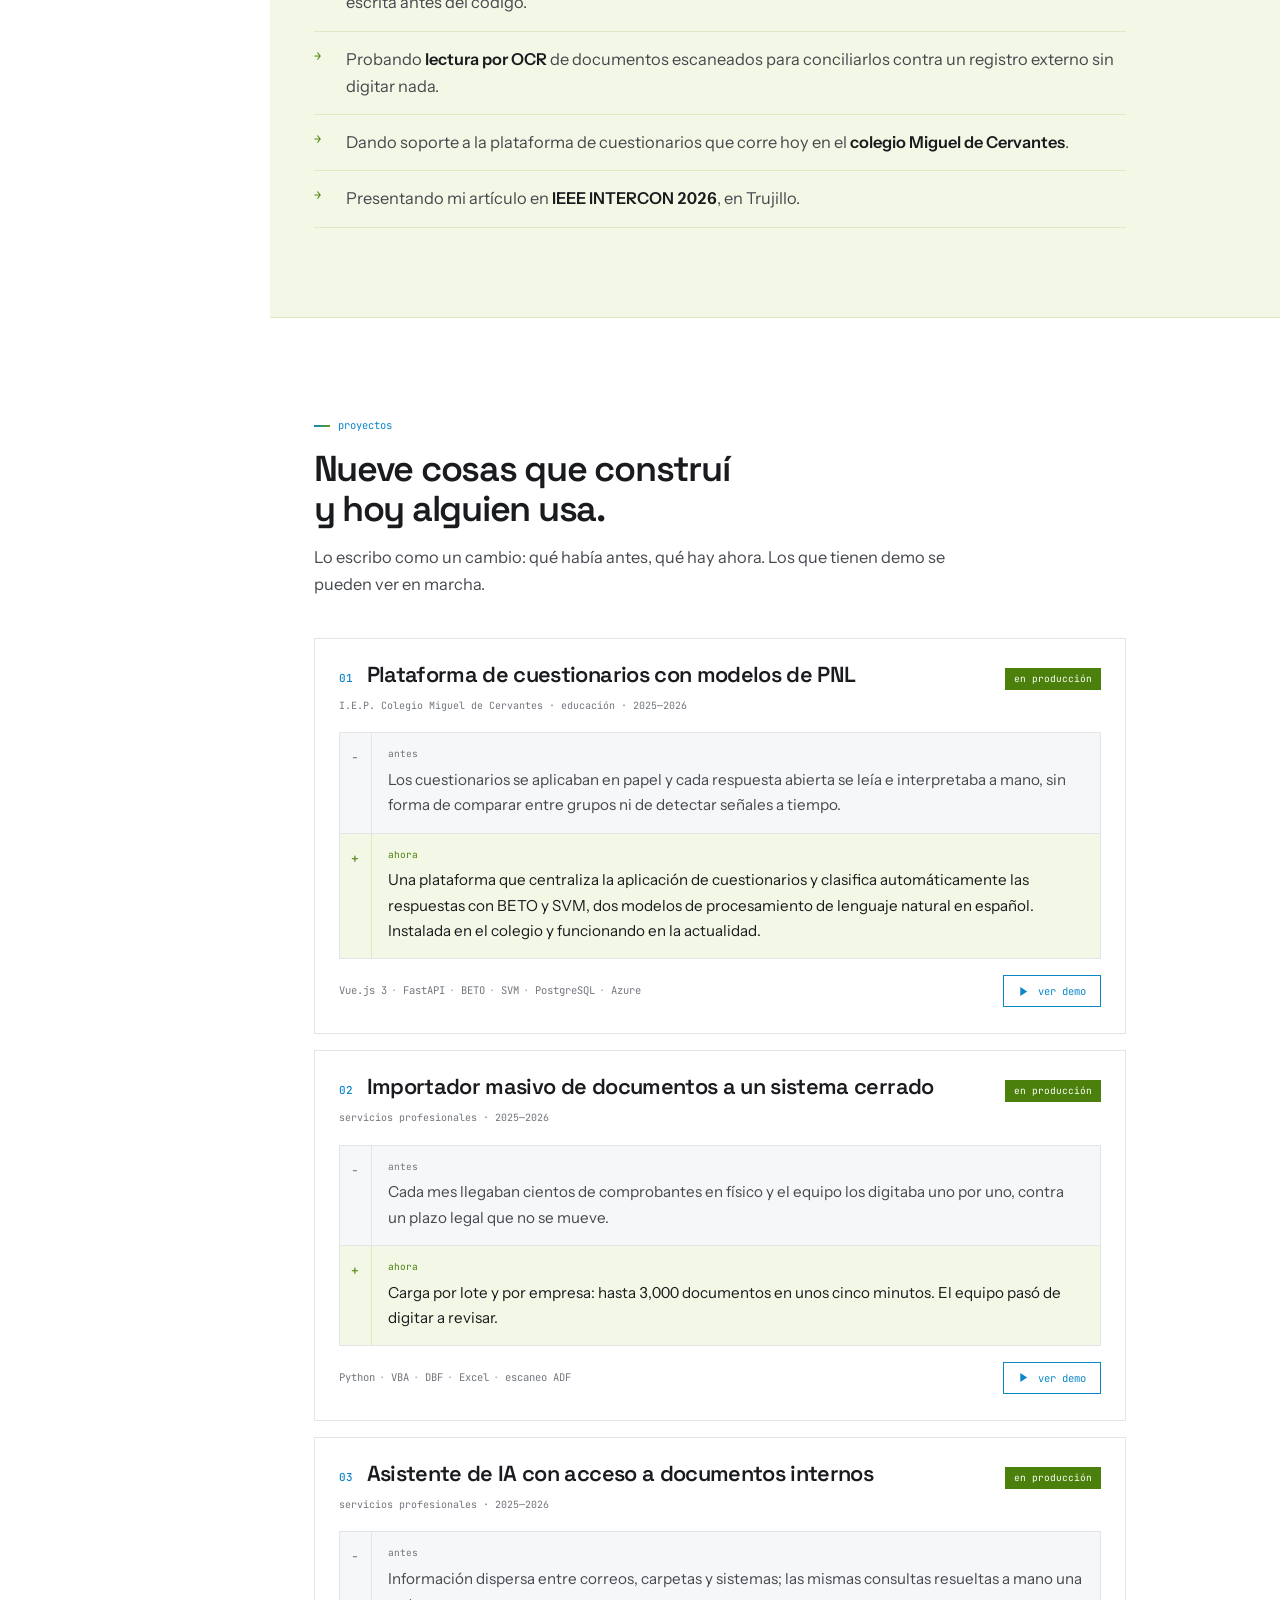
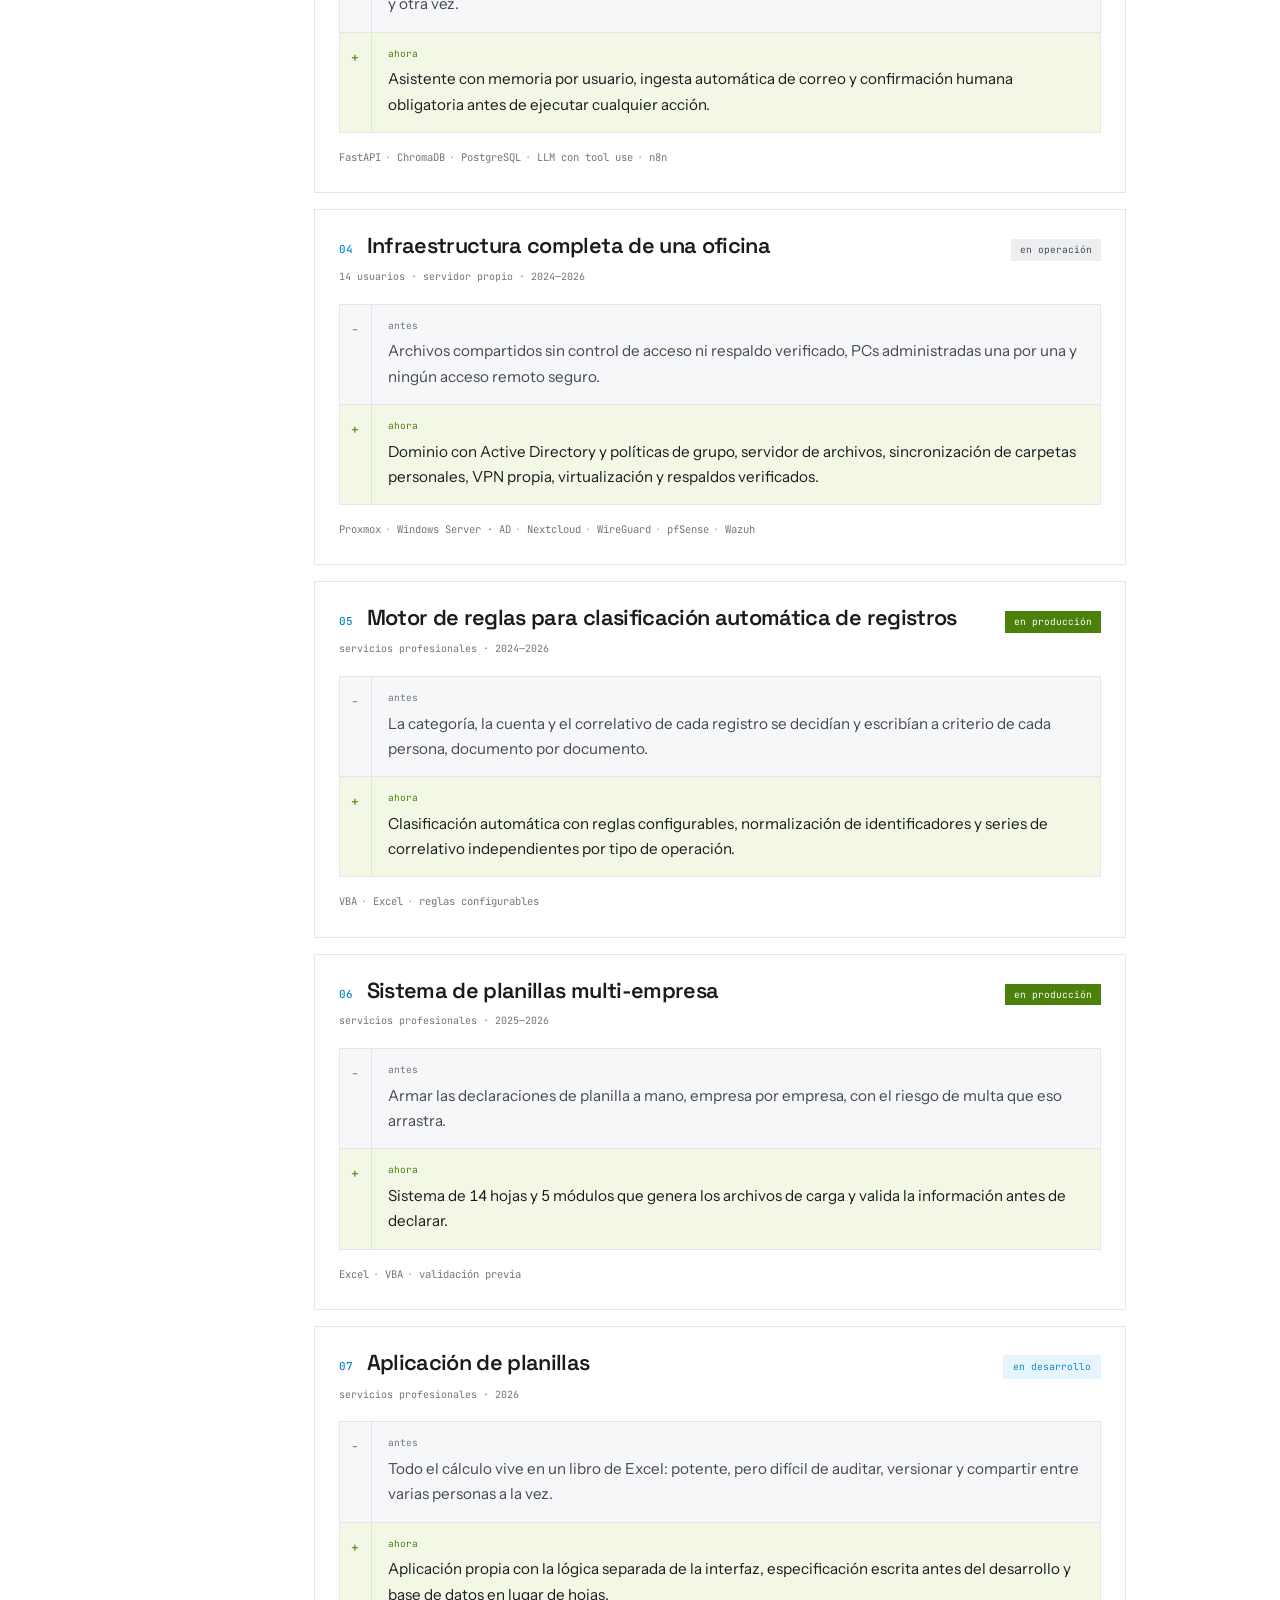
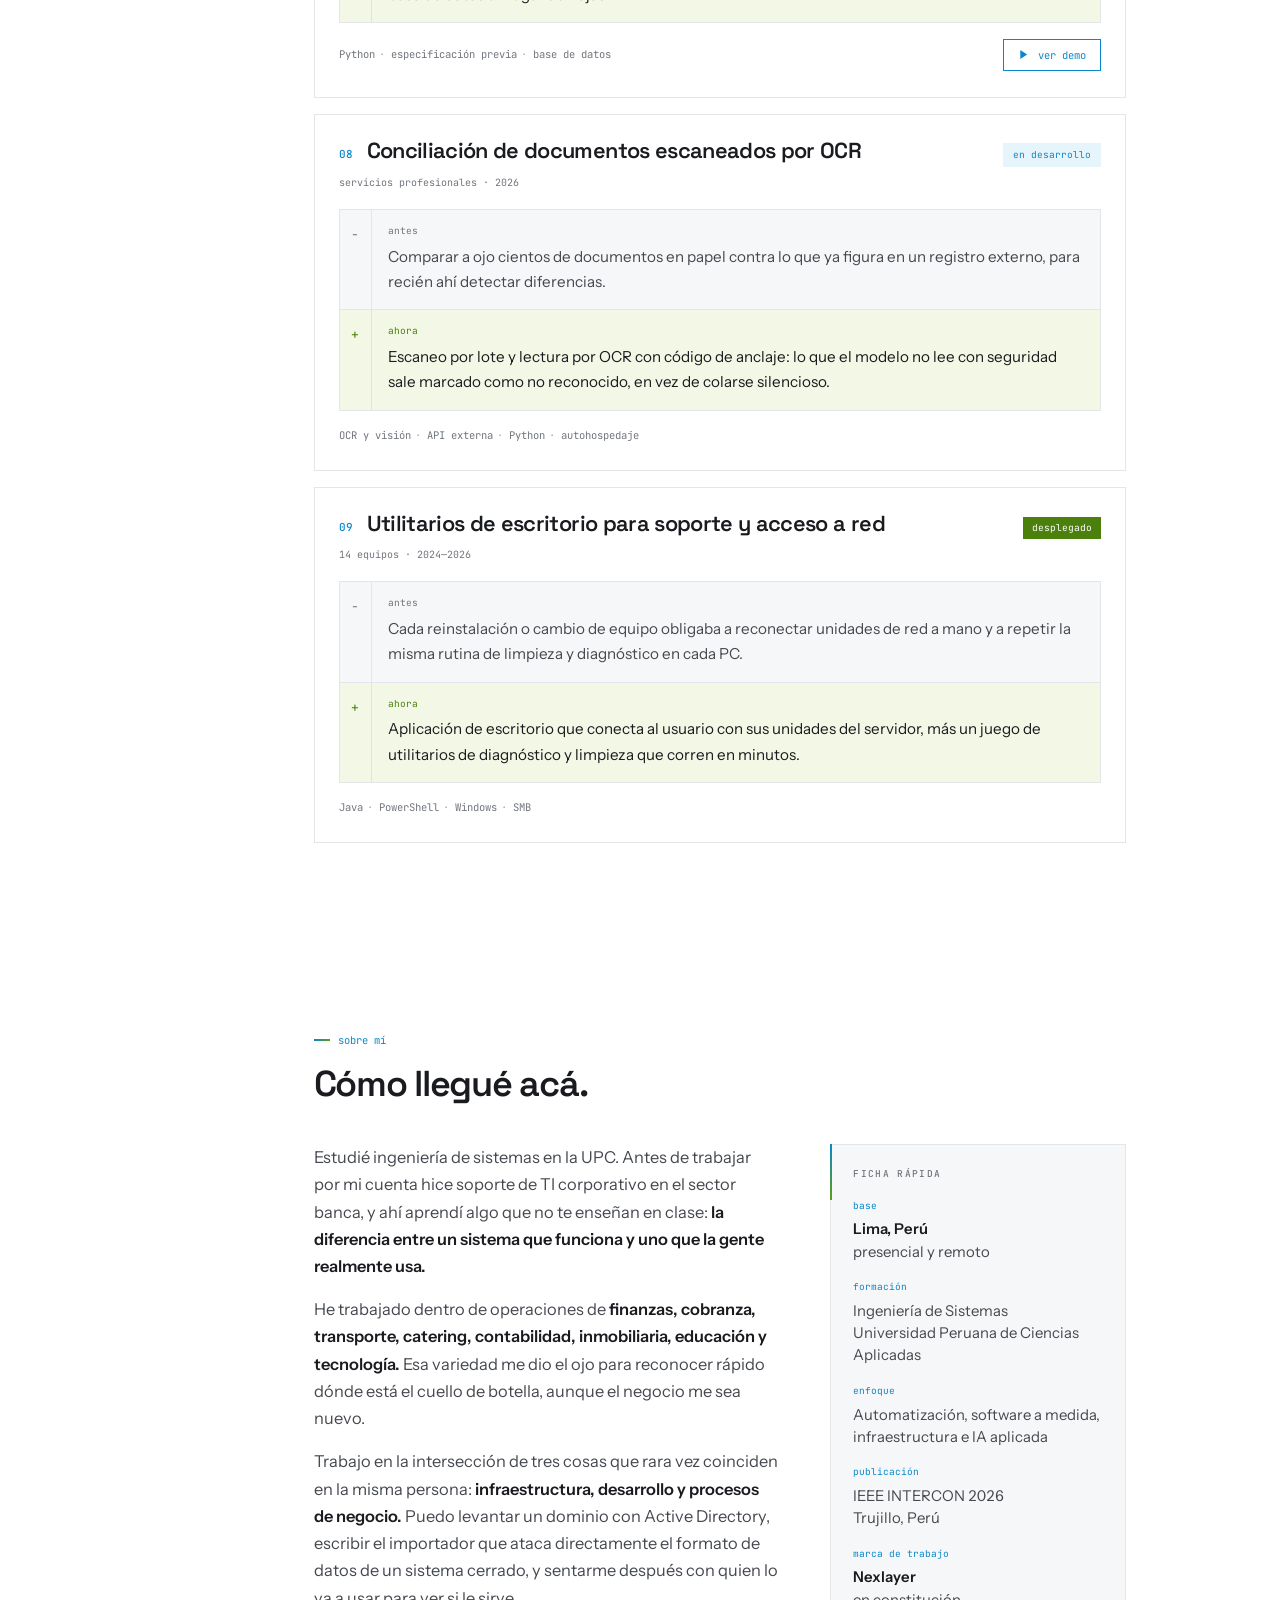
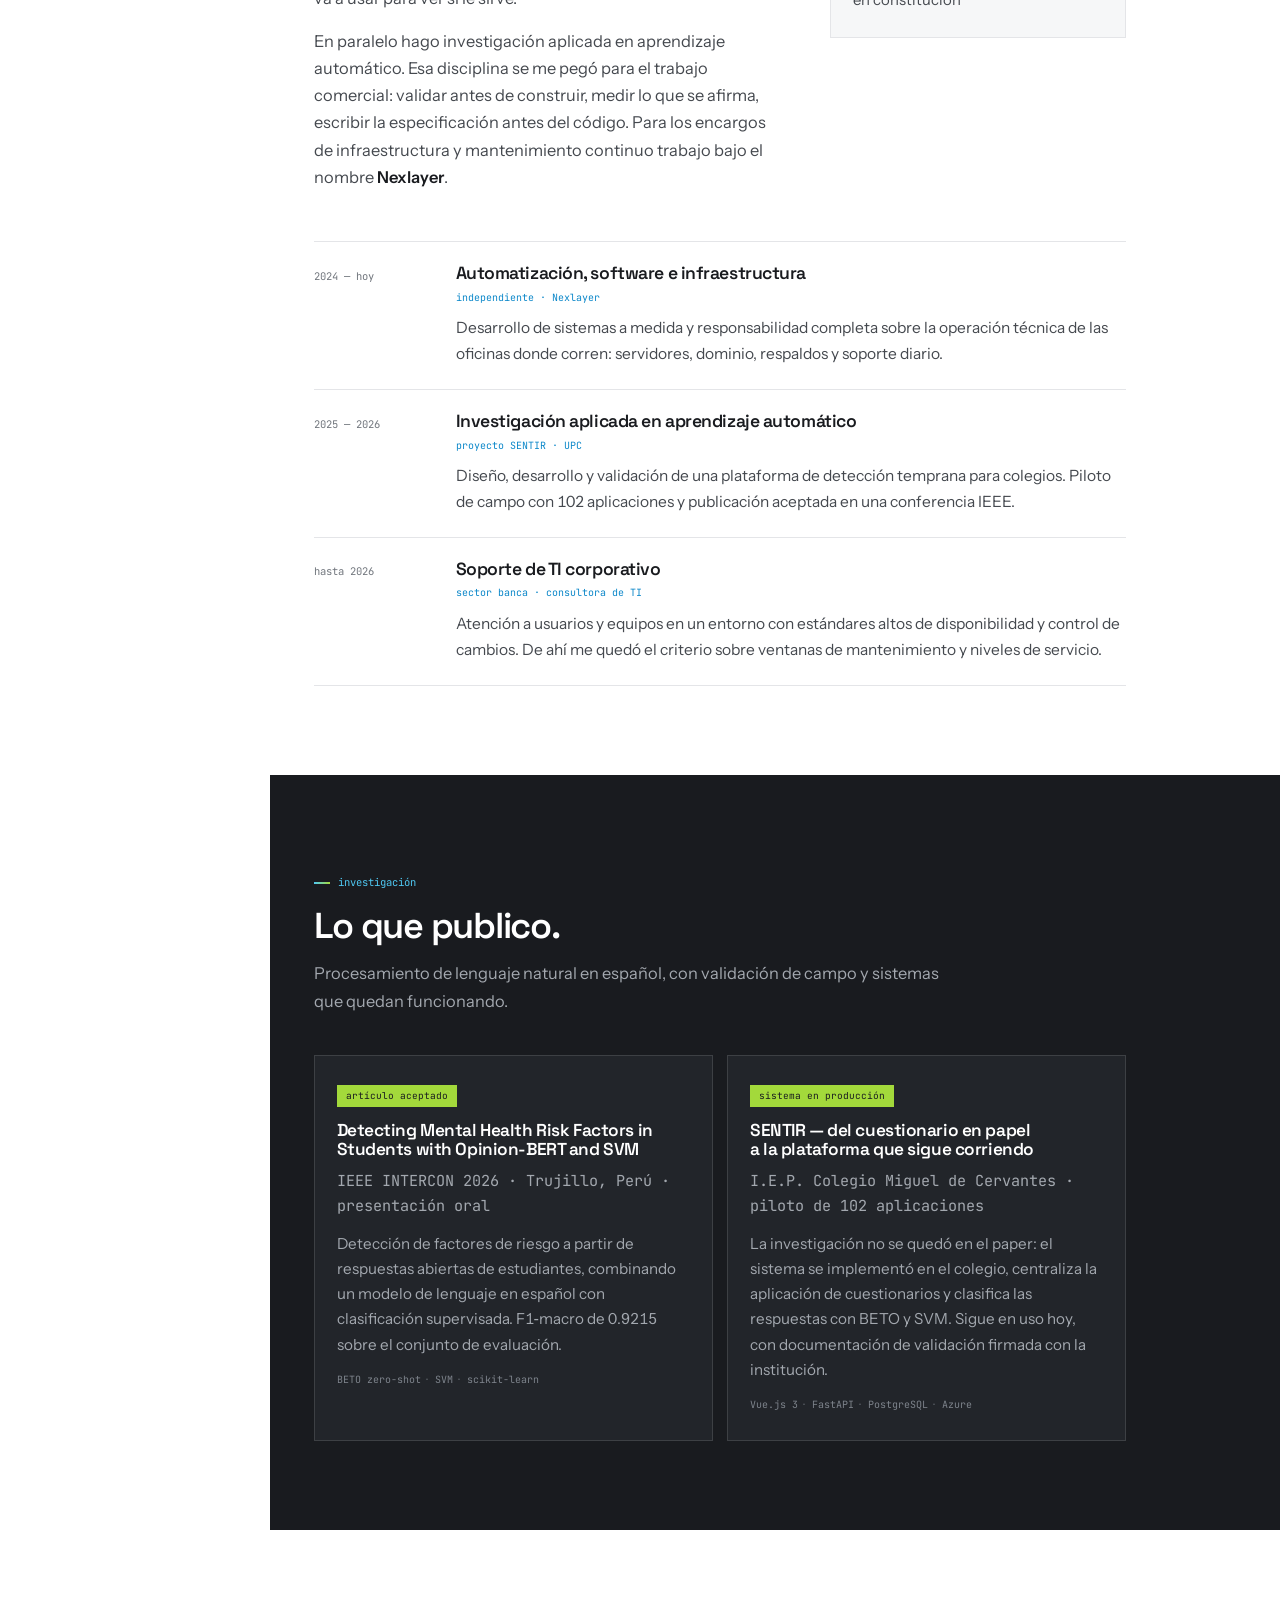
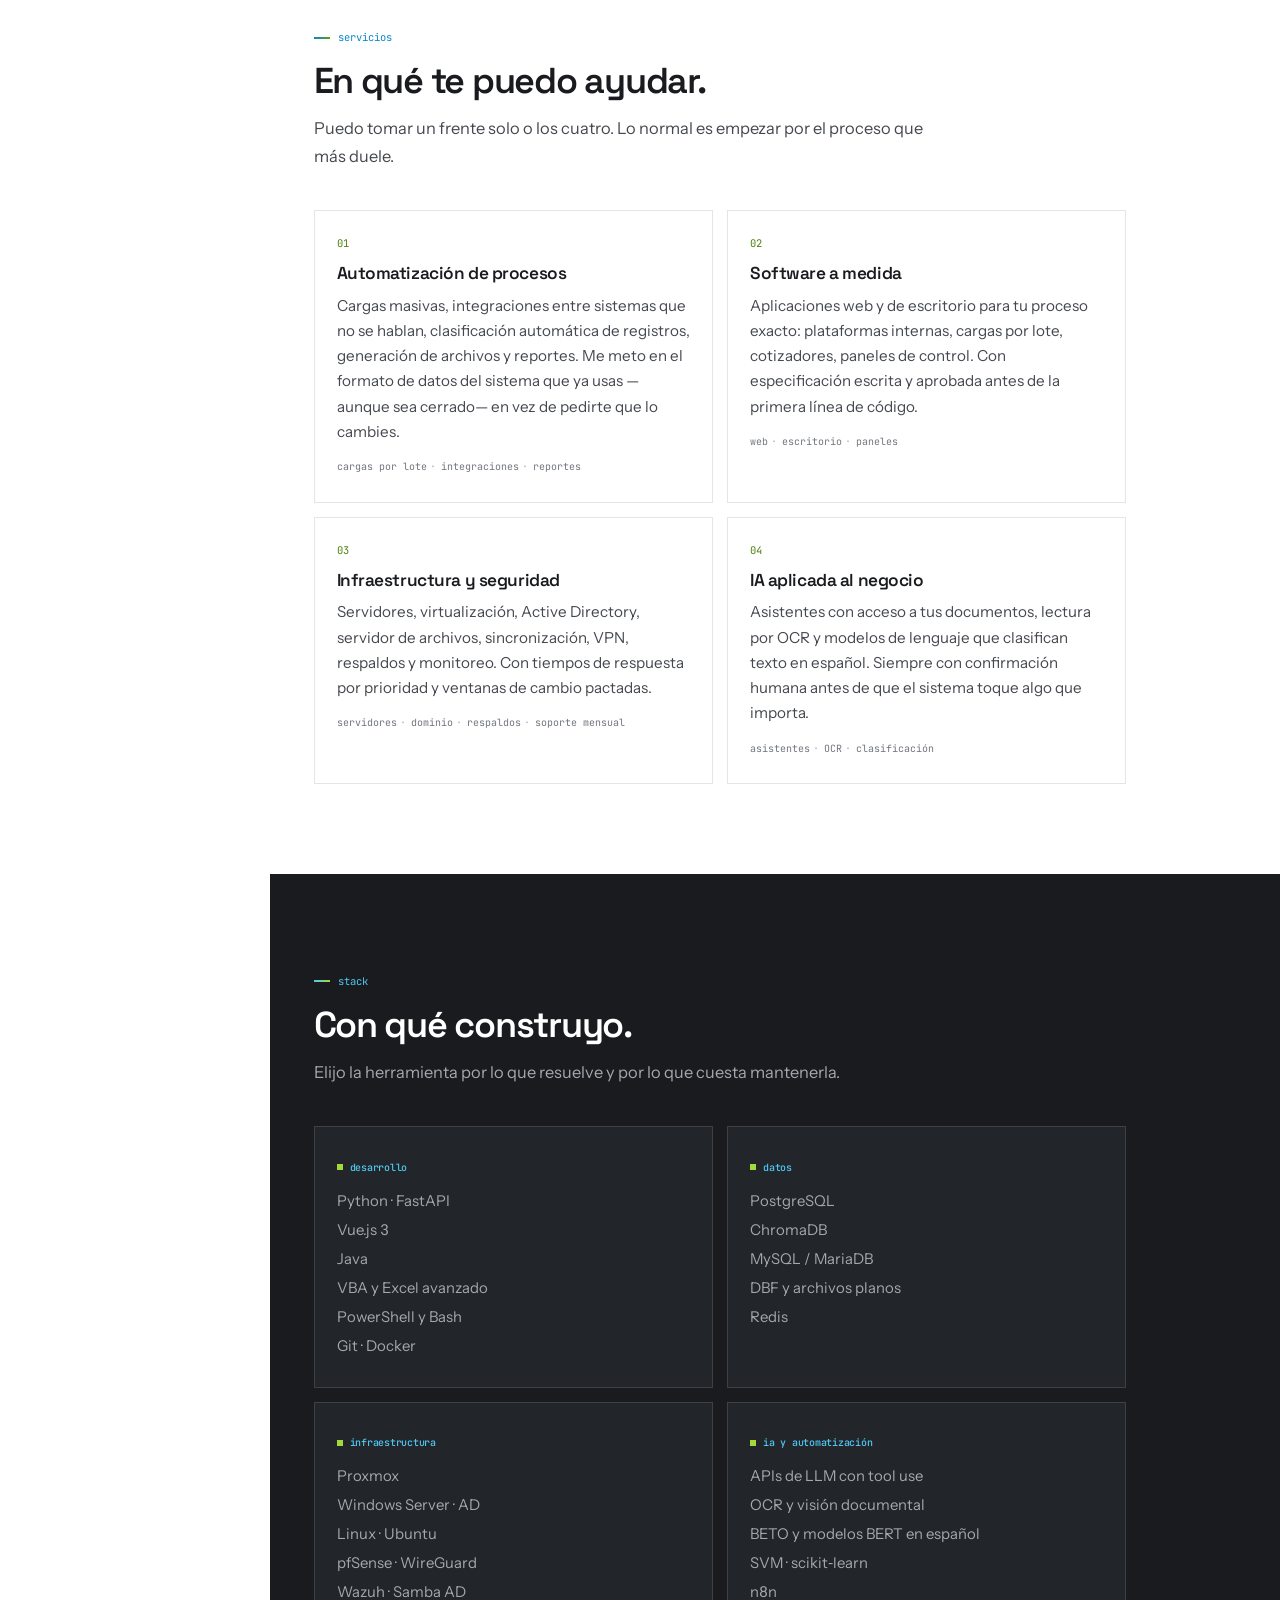
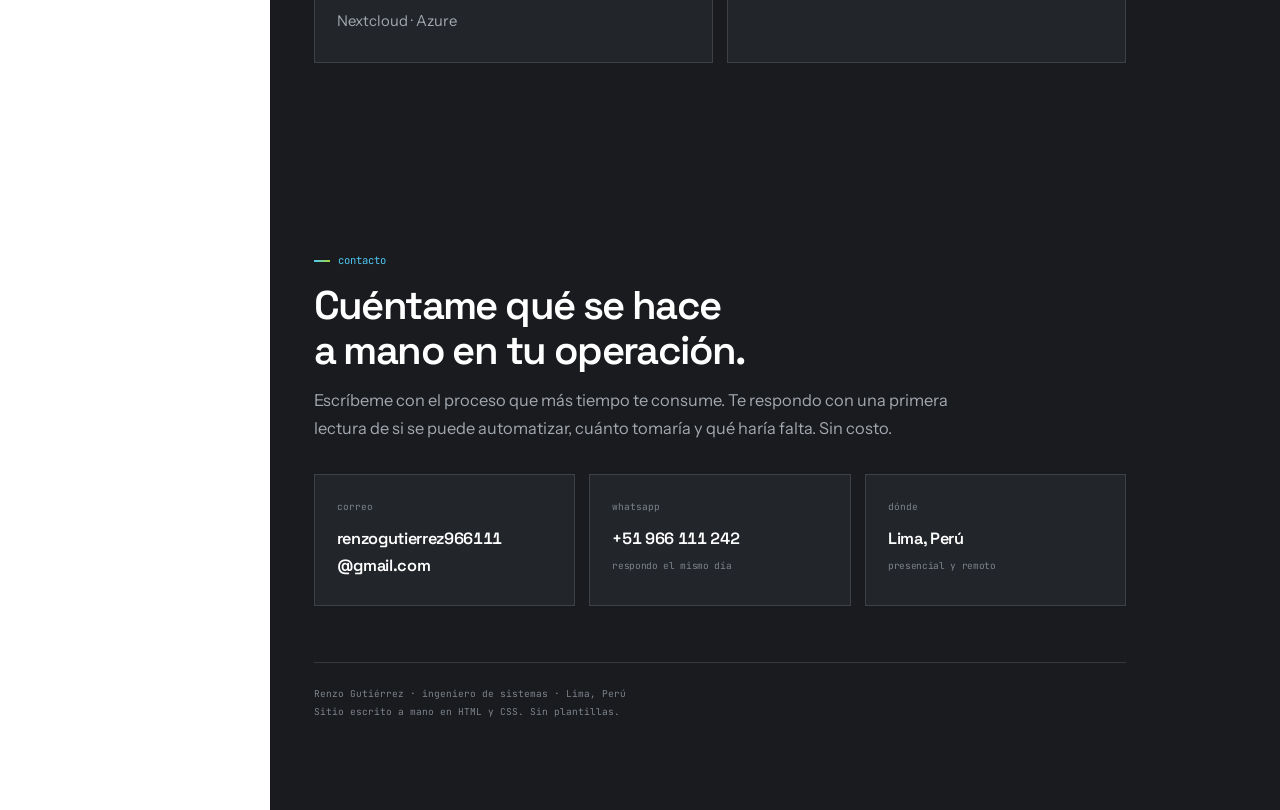
<file: renzo-gutierrez.html>
<!DOCTYPE html>
<html lang="es-PE">
<head>
<meta charset="UTF-8">
<meta name="viewport" content="width=device-width, initial-scale=1.0">
<title>Renzo Gutiérrez — ingeniero de sistemas</title>
<meta name="description" content="Renzo Gutiérrez, ingeniero de sistemas en Lima. Automatizo procesos, construyo software a medida y administro infraestructura. Experiencia en finanzas, cobranza, transporte, catering, contabilidad, inmobiliaria, educación y tecnología.">
<meta name="color-scheme" content="light dark">
<link rel="preconnect" href="https://fonts.googleapis.com">
<link rel="preconnect" href="https://fonts.gstatic.com" crossorigin>
<link href="https://fonts.googleapis.com/css2?family=Instrument+Sans:wght@400;500;600&family=JetBrains+Mono:wght@400;500&family=Space+Grotesk:wght@400;500;600;700&display=swap" rel="stylesheet">
<style>
/* ============ MODO DÍA — azul diamante + verde lima sobre grafito neutro ============ */
:root{
  --bg:#FFFFFF; --bg-2:#F6F7F8; --bg-3:#ECEEF0;
  --band:#191B1F; --band-card:#22252A; --band-text:#FFFFFF;
  --band-sub:#A3A8AF; --band-mute:#7E848C; --band-line:rgba(255,255,255,.12); --band-chip:#DCDFE3;
  --text:#191B1F; --text-2:#45494F; --text-3:#71767D;
  --hair:#E4E5E8; --hair-2:#C7C9CE;
  --dia:#0B87C9; --dia-lt:#4FC8F2; --dia-soft:#E6F4FB; --dia-glow:rgba(11,135,201,.13);
  --lima:#5F9E12; --lima-lt:#A3D93B; --lima-dk:#4C800C;
  --lima-soft:#F2F8E5; --lima-line:#DCEAC2; --lima-glow:rgba(95,158,18,.14);
  --btn-bg:#191B1F; --btn-fg:#FFFFFF;
  --shadow:0 16px 34px -24px rgba(25,27,31,.55);
  --dsp:'Space Grotesk',system-ui,sans-serif;
  --sans:'Instrument Sans',system-ui,-apple-system,sans-serif;
  --mono:'JetBrains Mono',ui-monospace,monospace;
  --rail:270px; --pad:clamp(20px,3.4vw,56px); --navh:60px;
}
/* ============ MODO NOCHE — grafito neutro ============ */
html[data-theme="dark"]{
  --bg:#16181C; --bg-2:#1C1F24; --bg-3:#23272D;
  --band:#212429; --band-card:#2A2E35; --band-text:#ECEEF1;
  --band-sub:#A5ABB3; --band-mute:#868D96; --band-line:rgba(255,255,255,.1); --band-chip:#D2D6DB;
  --text:#ECEEF1; --text-2:#B6BBC2; --text-3:#868D96;
  --hair:#2B2F36; --hair-2:#3D434C;
  --dia:#4FC8F2; --dia-lt:#7BD8F7; --dia-soft:rgba(79,200,242,.13); --dia-glow:rgba(79,200,242,.12);
  --lima:#A3D93B; --lima-lt:#BDE86A; --lima-dk:#BDE86A;
  --lima-soft:rgba(163,217,59,.09); --lima-line:rgba(163,217,59,.22); --lima-glow:rgba(163,217,59,.13);
  --btn-bg:#ECEEF1; --btn-fg:#16181C;
  --shadow:0 16px 36px -22px rgba(0,0,0,.85);
}

*{box-sizing:border-box}
html{scroll-behavior:smooth;-webkit-text-size-adjust:100%}
body{
  margin:0;background:var(--bg);color:var(--text);
  font-family:var(--sans);font-size:clamp(15.4px,.55vw + 13.2px,16.4px);line-height:1.66;
  font-variant-numeric:tabular-nums;-webkit-font-smoothing:antialiased;
  transition:background .35s ease,color .35s ease;
}
body.locked{overflow:hidden}
a{color:inherit}
p{margin:0}
h1,h2,h3,h4{margin:0;font-family:var(--dsp);font-weight:600;letter-spacing:-.025em;line-height:1.12;text-wrap:balance}
img{max-width:100%;display:block}

.shell{display:grid;grid-template-columns:var(--rail) minmax(0,1fr)}

/* ================= barra lateral ================= */
.rail{
  position:sticky;top:0;height:100vh;overflow-y:auto;padding:24px 26px 26px;
  display:flex;flex-direction:column;gap:22px;background:var(--bg);border-right:1px solid var(--hair);
  transition:background .35s ease,border-color .35s ease;
}
.rail::-webkit-scrollbar{width:0}
.rail::after{content:"";position:absolute;top:0;right:-1px;width:2px;height:190px;background:linear-gradient(180deg,var(--dia),var(--lima))}
.rail-top{display:flex;align-items:center;justify-content:space-between;gap:10px}
.rail-kicker{font-family:var(--mono);font-size:9.5px;letter-spacing:.14em;text-transform:uppercase;color:var(--text-3)}
.themetog{
  font-family:var(--mono);font-size:10px;color:var(--text-3);background:var(--bg-2);
  border:1px solid var(--hair);padding:7px 10px;cursor:pointer;display:inline-flex;align-items:center;gap:7px;
  transition:.2s;line-height:1;
}
.themetog:hover{border-color:var(--dia);color:var(--dia)}
html:not([data-theme="dark"]) .i-moon{display:none}
html[data-theme="dark"] .i-sun{display:none}
.wordmark{border-top:2px solid var(--text);padding-top:16px}
.wordmark h1{font-size:1.72rem;letter-spacing:-.045em;line-height:1.02}
.role{font-family:var(--mono);font-size:10.5px;color:var(--text-3);margin-top:10px;line-height:1.7}
.avail{display:inline-flex;align-items:center;gap:8px;font-family:var(--mono);font-size:10px;color:var(--lima-dk);margin-top:14px;background:var(--lima-soft);padding:6px 10px;border:1px solid var(--lima-line)}
.pulse{width:6px;height:6px;border-radius:50%;background:var(--lima);flex:none;box-shadow:0 0 0 3px var(--lima-glow)}
.railnav{display:flex;flex-direction:column;gap:1px}
.railnav a{font-family:var(--mono);font-size:12px;text-decoration:none;color:var(--text-3);padding:7px 0 7px 14px;border-left:2px solid var(--hair);transition:.18s}
.railnav a::before{content:"/ ";color:var(--hair-2)}
.railnav a:hover{color:var(--text);border-left-color:var(--hair-2)}
.railnav a.on{color:var(--dia);border-left-color:var(--dia);background:var(--dia-soft)}
.railnav a.on::before{color:var(--lima)}
.focus{border-top:1px solid var(--hair);padding-top:16px}
.focus h2{font-family:var(--mono);font-size:9.5px;font-weight:500;letter-spacing:.14em;text-transform:uppercase;color:var(--text-3);margin-bottom:11px}
.focus ul{margin:0;padding:0;list-style:none;font-size:.86rem;color:var(--text-2);line-height:1.95}
.focus li{display:flex;align-items:center;gap:9px}
.focus li::before{content:"";width:5px;height:5px;flex:none;background:var(--lima);transform:rotate(45deg)}
.railfoot{margin-top:auto;padding-top:18px;border-top:1px solid var(--hair);display:flex;flex-direction:column;gap:8px}
.railfoot a{font-family:var(--mono);font-size:11px;color:var(--text-2);text-decoration:none;transition:color .18s}
.railfoot a:hover{color:var(--dia)}
.railfoot small{font-family:var(--mono);font-size:9px;color:var(--text-3);margin-top:6px;line-height:1.75;opacity:.8}

.topbar{display:none}
@media(max-width:940px){
  .shell{grid-template-columns:1fr}
  .rail{display:none}
  .topbar{display:block;position:sticky;top:0;z-index:60;background:var(--bg);border-bottom:1px solid var(--hair)}
  .topbar::before{content:"";display:block;height:3px;background:linear-gradient(90deg,var(--dia),var(--lima) 60%,transparent)}
  .tb-in{display:flex;align-items:center;gap:12px;padding:0 var(--pad);height:var(--navh)}
  .tb-name{font-family:var(--dsp);font-weight:600;font-size:16px;letter-spacing:-.03em;text-decoration:none;white-space:nowrap}
  .tb-links{display:flex;gap:15px;margin-left:auto;overflow-x:auto;font-family:var(--mono);font-size:11px}
  .tb-links::-webkit-scrollbar{display:none}
  .tb-links a{text-decoration:none;color:var(--text-3);white-space:nowrap}
}

/* ================= base ================= */
.main{min-width:0}
.inner{max-width:900px;padding:0 var(--pad)}
section{padding:clamp(56px,7vw,94px) 0;transition:background .35s ease}
[id]{scroll-margin-top:calc(var(--navh) + 18px)}
@media(min-width:941px){[id]{scroll-margin-top:24px}}
.tag{font-family:var(--mono);font-size:10.5px;color:var(--dia);display:inline-flex;align-items:center;gap:8px}
.tag::before{content:"";width:16px;height:2px;background:linear-gradient(90deg,var(--dia),var(--lima))}
.h2{font-size:clamp(1.6rem,2.9vw,2.25rem);margin-top:14px;letter-spacing:-.035em;max-width:24ch}
.sub{color:var(--text-2);margin-top:14px;max-width:58ch}
.sec-top{padding-bottom:clamp(26px,3.2vw,40px)}
.band{background:var(--band);color:var(--band-text)}
.band .h2,.band h2,.band h3{color:var(--band-text)}
.band .tag{color:var(--dia-lt)}
.band .tag::before{background:linear-gradient(90deg,var(--dia-lt),var(--lima-lt))}
.band .sub{color:var(--band-sub)}

.cards{display:grid;grid-template-columns:repeat(2,1fr);gap:14px}
.cards.tres{grid-template-columns:repeat(3,1fr)}
.card{
  background:var(--bg);border:1px solid var(--hair);padding:24px 22px 26px;position:relative;
  transition:transform .22s cubic-bezier(.22,.68,.32,1),border-color .22s,box-shadow .22s,background .35s ease;
}
.card::before{content:"";position:absolute;left:-1px;top:-1px;bottom:-1px;width:2px;background:var(--dia);opacity:0;transition:opacity .22s}
.card:hover{transform:translateY(-3px);border-color:var(--hair-2);box-shadow:var(--shadow)}
.card:hover::before{opacity:1}
.band .card{background:var(--band-card);border-color:var(--band-line)}
.band .card:hover{border-color:var(--dia-lt)}
.band .card p{color:var(--band-sub)}
.c-no{font-family:var(--mono);font-size:10.5px;color:var(--lima-dk);display:block;margin-bottom:12px}
.band .c-no{color:var(--lima-lt)}
.card h3{font-size:1.08rem;letter-spacing:-.025em;margin-bottom:9px}
.card p{color:var(--text-2);font-size:.95rem}
.mini{margin:15px 0 0;padding:0;list-style:none;display:flex;flex-wrap:wrap;gap:5px 14px;font-family:var(--mono);font-size:10px;color:var(--text-3)}
.band .mini{color:var(--band-mute)}
.mini li{position:relative}
.mini li:not(:last-child)::after{content:"·";position:absolute;right:-9px;opacity:.6}
@media(max-width:820px){.cards,.cards.tres{grid-template-columns:1fr}}

/* portada */
.intro{padding-top:clamp(42px,6vw,80px);position:relative;overflow:hidden}
.intro::before{
  content:"";position:absolute;inset:0;pointer-events:none;z-index:0;
  background-image:radial-gradient(var(--hair) 1px,transparent 1px);background-size:22px 22px;
  mask-image:radial-gradient(80% 70% at 78% 8%,#000,transparent 70%);
  -webkit-mask-image:radial-gradient(80% 70% at 78% 8%,#000,transparent 70%);
}
.intro::after{content:"";position:absolute;right:-160px;top:-120px;width:520px;height:520px;border-radius:50%;z-index:0;background:radial-gradient(50% 50% at 50% 50%,var(--dia-glow),transparent 70%);pointer-events:none}
.intro .inner{position:relative;z-index:1}
.intro h2{font-size:clamp(1.95rem,4.3vw,3.05rem);letter-spacing:-.045em;max-width:20ch;line-height:1.06;font-weight:700}
.intro h2 b{color:var(--dia);font-weight:700;position:relative;white-space:nowrap}
.intro h2 b::after{content:"";position:absolute;left:0;right:0;bottom:.06em;height:.28em;background:var(--lima-glow);z-index:-1}
.intro .lead{font-size:clamp(1.02rem,.55vw + .85rem,1.16rem);color:var(--text-2);max-width:55ch;margin-top:22px}
.intro .lead+.lead{margin-top:14px}
.cta{display:flex;flex-wrap:wrap;gap:10px 22px;align-items:center;margin-top:30px}
.btn{font-family:var(--mono);font-size:11.5px;text-decoration:none;background:var(--btn-bg);color:var(--btn-fg);padding:13px 22px;transition:.2s;border:0;cursor:pointer}
.btn:hover{background:var(--dia);color:#fff}
.lnk{font-family:var(--mono);font-size:11.5px;text-decoration:none;color:var(--text-2);border-bottom:1px solid var(--hair-2);padding-bottom:3px;transition:.2s}
.lnk:hover{color:var(--dia);border-bottom-color:var(--dia)}
.stats{display:flex;flex-wrap:wrap;margin-top:clamp(38px,4.5vw,54px);border-top:2px solid var(--text)}
.stat{padding:18px 26px 20px 0;border-right:1px solid var(--hair);flex:1 1 150px}
.stat:last-child{border-right:0}
.stat:not(:first-child){padding-left:26px}
.stat b{display:block;font-family:var(--dsp);font-weight:600;font-size:1.55rem;letter-spacing:-.035em;line-height:1;color:var(--dia)}
.stat span{font-family:var(--mono);font-size:9.5px;color:var(--text-3);display:block;margin-top:9px;line-height:1.65}
@media(max-width:640px){.stat{flex:1 1 45%;padding:16px 18px 18px 0!important}.stat:nth-child(2n){border-right:0;padding-left:18px!important}}

/* rubros */
.chips{display:flex;flex-wrap:wrap;gap:8px;margin-top:26px}
.chips span{font-family:var(--mono);font-size:11px;color:var(--band-chip);border:1px solid var(--band-line);padding:8px 13px;display:inline-flex;align-items:center;gap:8px;transition:.2s}
.chips span::before{content:"";width:5px;height:5px;background:var(--lima-lt);flex:none}
.chips span:hover{border-color:var(--lima-lt);background:rgba(163,217,59,.1)}

/* ahora */
.now{background:var(--lima-soft);border-top:1px solid var(--lima-line);border-bottom:1px solid var(--lima-line)}
.now .tag{color:var(--lima-dk)}
.now .tag::before{background:var(--lima)}
.now-list{margin-top:24px;border-top:1px solid var(--lima-line)}
.now-item{display:grid;grid-template-columns:18px 1fr;gap:14px;align-items:start;padding:14px 0;border-bottom:1px solid var(--lima-line)}
.now-item i{font-style:normal;font-family:var(--mono);font-size:12px;color:var(--lima-dk);line-height:1.7}
.now-item p{color:var(--text-2)}
.now-item p b{color:var(--text);font-weight:600}

/* proyectos */
.works{display:flex;flex-direction:column;gap:16px}
.work{
  border:1px solid var(--hair);background:var(--bg);padding:24px 24px 26px;position:relative;
  transition:transform .22s cubic-bezier(.22,.68,.32,1),border-color .22s,box-shadow .22s,background .35s ease;
}
.work::before{content:"";position:absolute;left:-1px;top:-1px;bottom:-1px;width:2px;background:linear-gradient(180deg,var(--dia),var(--lima));opacity:0;transition:opacity .22s}
.work:hover{transform:translateY(-3px);border-color:var(--hair-2);box-shadow:var(--shadow)}
.work:hover::before{opacity:1}
.w-line{display:flex;flex-wrap:wrap;align-items:baseline;gap:8px 14px}
.w-no{font-family:var(--mono);font-size:11px;color:var(--dia);font-weight:500}
.work h3{font-size:clamp(1.14rem,1.8vw,1.36rem);letter-spacing:-.03em}
.state{font-family:var(--mono);font-size:9.5px;padding:3px 9px;white-space:nowrap;margin-left:auto}
.s-live{background:var(--lima-dk);color:#fff}
html[data-theme="dark"] .s-live{color:#16181C}
.s-wip{color:var(--dia);background:var(--dia-soft);border:1px solid var(--dia-soft)}
.s-run{color:var(--text-2);background:var(--bg-3)}
.w-meta{font-family:var(--mono);font-size:10px;color:var(--text-3);margin-top:8px}
.diff{margin-top:18px;border:1px solid var(--hair);font-size:.95rem;overflow:hidden}
.d{display:grid;grid-template-columns:32px 1fr;align-items:stretch}
.d:first-child{border-bottom:1px solid var(--hair)}
.d .mk{font-family:var(--mono);font-size:13px;text-align:center;padding:14px 0 0;border-right:1px solid var(--hair)}
.d .tx{padding:13px 16px 15px}
.d .tx em{font-style:normal;display:block;font-family:var(--mono);font-size:9.5px;color:var(--text-3);margin-bottom:5px}
.d-out{background:var(--bg-2)}
.d-out .mk{color:var(--text-3)}
.d-out .tx{color:var(--text-2)}
.d-in{background:var(--lima-soft)}
.d-in .mk{color:var(--lima-dk);border-right-color:var(--lima-line)}
.d-in .tx em{color:var(--lima-dk)}
.w-foot{display:flex;flex-wrap:wrap;align-items:center;gap:14px;margin-top:16px}
.w-stack{margin:0;padding:0;list-style:none;display:flex;flex-wrap:wrap;gap:5px 16px;font-family:var(--mono);font-size:10.5px;color:var(--text-3);flex:1 1 auto}
.w-stack li{position:relative}
.w-stack li:not(:last-child)::after{content:"·";position:absolute;right:-10px;opacity:.6}

/* botón de demo */
.demo-btn{
  font-family:var(--mono);font-size:10.5px;color:var(--dia);background:transparent;
  border:1px solid var(--dia);padding:8px 14px;cursor:pointer;display:inline-flex;align-items:center;gap:9px;
  transition:.2s;white-space:nowrap;
}
.demo-btn:hover{background:var(--dia);color:#fff}
html[data-theme="dark"] .demo-btn:hover{color:#16181C}
.demo-btn svg{flex:none}

/* ================= ventana de demo ================= */
.modal[hidden]{display:none}
.modal{position:fixed;inset:0;z-index:200;display:grid;place-items:center;padding:clamp(12px,3vw,40px)}
.modal-back{position:absolute;inset:0;background:rgba(15,17,20,.72);backdrop-filter:blur(4px);animation:fade .2s ease}
.modal-box{
  position:relative;width:min(1000px,100%);max-height:90vh;display:flex;flex-direction:column;
  background:var(--bg);border:1px solid var(--hair-2);box-shadow:0 30px 70px -30px rgba(0,0,0,.7);
  animation:pop .24s cubic-bezier(.22,.68,.32,1);
}
@keyframes fade{from{opacity:0}to{opacity:1}}
@keyframes pop{from{opacity:0;transform:translateY(14px)}to{opacity:1;transform:none}}
.modal-head{display:flex;align-items:flex-start;gap:16px;padding:20px 22px 16px;border-bottom:1px solid var(--hair)}
.modal-head .mh-tag{font-family:var(--mono);font-size:9.5px;color:var(--dia);display:block;margin-bottom:7px}
.modal-head h3{font-size:1.14rem;letter-spacing:-.028em}
.modal-x{
  margin-left:auto;background:transparent;border:1px solid var(--hair);color:var(--text-3);
  width:32px;height:32px;flex:none;cursor:pointer;font-size:15px;line-height:1;transition:.2s;
}
.modal-x:hover{border-color:var(--dia);color:var(--dia)}
.modal-body{padding:22px;overflow:auto;background:var(--bg-2)}
.modal-body video,.modal-body iframe{width:100%;border:1px solid var(--hair);background:#000;display:block}
.modal-body video{aspect-ratio:16/9}
.modal-body iframe{height:min(62vh,620px)}
.shots{display:grid;gap:14px}
.shots figure{margin:0}
.shots img{width:100%;border:1px solid var(--hair)}
.shots figcaption{font-family:var(--mono);font-size:10px;color:var(--text-3);margin-top:8px}
.pending{
  border:1px dashed var(--hair-2);padding:clamp(30px,6vw,56px) 26px;text-align:center;background:var(--bg);
}
.pending b{display:block;font-family:var(--dsp);font-size:1.05rem;margin-bottom:10px;letter-spacing:-.02em}
.pending p{color:var(--text-3);font-size:.93rem;max-width:44ch;margin:0 auto}
.modal-foot{display:flex;flex-wrap:wrap;align-items:center;gap:12px 18px;padding:15px 22px;border-top:1px solid var(--hair)}
.modal-foot p{font-family:var(--mono);font-size:10px;color:var(--text-3);flex:1 1 240px;line-height:1.7}
.modal-foot a{font-family:var(--mono);font-size:10.5px;color:var(--dia);text-decoration:none;border-bottom:1px solid var(--dia);padding-bottom:2px}

/* sobre mí */
.about-grid{display:grid;grid-template-columns:1fr 296px;gap:clamp(28px,4vw,54px);align-items:start}
.about p{color:var(--text-2);max-width:62ch}
.about p+p{margin-top:16px}
.about strong{color:var(--text);font-weight:600}
.aside-col{position:sticky;top:32px}
.ficha{border:1px solid var(--hair);background:var(--bg-2);padding:24px 22px 26px;position:relative}
.ficha::before{content:"";position:absolute;left:-1px;top:-1px;width:2px;height:56px;background:linear-gradient(180deg,var(--dia),var(--lima))}
.ficha h3{font-family:var(--mono);font-size:9.5px;font-weight:500;letter-spacing:.14em;text-transform:uppercase;color:var(--text-3);margin-bottom:18px}
.ficha dl{margin:0}
.ficha dt{font-family:var(--mono);font-size:9.5px;color:var(--dia);margin-bottom:5px}
.ficha dd{margin:0 0 16px;font-size:.93rem;line-height:1.5;color:var(--text-2)}
.ficha dd:last-child{margin-bottom:0}
.ficha dd b{color:var(--text);font-weight:600}
.photo{margin:0 0 16px}
.photo .frame{border:1px solid var(--hair);background:var(--bg-3);aspect-ratio:4/5;overflow:hidden}
.photo .frame img{width:100%;height:100%;object-fit:cover}
.photo figcaption{margin-top:12px;font-family:var(--mono);font-size:9.5px;color:var(--text-3)}
@media(max-width:900px){
  .about-grid{grid-template-columns:1fr}
  .aside-col{position:static;margin-top:26px}
}
.timeline{margin-top:clamp(34px,4vw,50px)}
.job{display:grid;grid-template-columns:118px 1fr;gap:24px;padding:22px 0;border-top:1px solid var(--hair)}
.job:last-child{border-bottom:1px solid var(--hair)}
.job .when{font-family:var(--mono);font-size:10.5px;color:var(--text-3);padding-top:.35em}
.job h3{font-size:1.1rem;letter-spacing:-.025em}
.job .where{font-family:var(--mono);font-size:10px;color:var(--dia);display:block;margin:6px 0 9px}
.job p{color:var(--text-2);font-size:.97rem}
@media(max-width:640px){.job{grid-template-columns:1fr;gap:8px}}

/* investigación */
.kind{font-family:var(--mono);font-size:9.5px;color:var(--band);background:var(--lima-lt);padding:3px 9px;display:inline-block;margin-bottom:14px}
.cite{font-family:var(--mono);font-size:10px;color:var(--band-mute);margin-top:8px}
.card .abs{margin-top:12px}

/* stack */
.sg h3{font-family:var(--mono);font-size:10px;font-weight:500;color:var(--dia-lt);margin-bottom:14px;display:inline-flex;align-items:center;gap:7px}
.sg h3::before{content:"";width:6px;height:6px;background:var(--lima-lt);flex:none}
.sg ul{margin:0;padding:0;list-style:none;font-size:.93rem;color:var(--band-sub);line-height:1.95}

/* contacto */
.contact .h2{font-size:clamp(1.75rem,3.2vw,2.5rem);letter-spacing:-.04em;max-width:17ch}
a.card{text-decoration:none;display:block}
.card dt{font-family:var(--mono);font-size:9.5px;color:var(--band-mute);margin-bottom:10px}
.card .val{font-family:var(--dsp);font-weight:600;font-size:1.02rem;letter-spacing:-.02em;word-break:break-word;color:var(--band-text)}
.band a.card:hover .val{color:var(--dia-lt)}
.card .val small{display:block;font-family:var(--mono);font-size:9.5px;color:var(--band-mute);margin-top:6px;font-weight:400}
.colofon{border-top:1px solid var(--band-line);padding-top:22px;margin-top:clamp(36px,4.5vw,56px)}
.colofon p{font-family:var(--mono);font-size:9.5px;color:var(--band-mute);line-height:1.9}

:focus-visible{outline:2px solid var(--dia);outline-offset:3px}
.rv{opacity:0;transform:translateY(10px);transition:opacity .5s ease,transform .5s cubic-bezier(.22,.68,.32,1)}
.rv.in{opacity:1;transform:none}
@media(prefers-reduced-motion:reduce){
  html{scroll-behavior:auto}
  .rv{opacity:1!important;transform:none!important;transition:none!important}
  .card:hover,.work:hover{transform:none}
  body,section,.card,.work,.rail{transition:none!important}
  .modal-back,.modal-box{animation:none!important}
}
</style>
</head>
<body>

<div class="topbar">
  <div class="tb-in">
    <a class="tb-name" href="#inicio">Renzo Gutiérrez</a>
    <button class="themetog js-theme" type="button" aria-label="Cambiar entre modo día y noche">
      <svg class="i-sun" width="13" height="13" viewBox="0 0 20 20" fill="none"><circle cx="10" cy="10" r="4" stroke="currentColor" stroke-width="1.6"/><path d="M10 1.6v2M10 16.4v2M18.4 10h-2M3.6 10h-2M15.9 4.1l-1.4 1.4M5.5 14.5l-1.4 1.4M15.9 15.9l-1.4-1.4M5.5 5.5 4.1 4.1" stroke="currentColor" stroke-width="1.6" stroke-linecap="round"/></svg>
      <svg class="i-moon" width="13" height="13" viewBox="0 0 20 20" fill="none"><path d="M16.5 12.6A7 7 0 0 1 7.4 3.5a7 7 0 1 0 9.1 9.1Z" stroke="currentColor" stroke-width="1.6" stroke-linejoin="round"/></svg>
      <span class="js-theme-label">día</span>
    </button>
    <nav class="tb-links">
      <a href="#rubros">rubros</a>
      <a href="#proyectos">proyectos</a>
      <a href="#sobre-mi">sobre mí</a>
      <a href="#investigacion">investigación</a>
      <a href="#servicios">servicios</a>
      <a href="#stack">stack</a>
      <a href="#contacto">contacto</a>
    </nav>
  </div>
</div>

<div class="shell">

  <aside class="rail">
    <div class="rail-top">
      <span class="rail-kicker">sitio personal</span>
      <button class="themetog js-theme" type="button" aria-label="Cambiar entre modo día y noche">
        <svg class="i-sun" width="13" height="13" viewBox="0 0 20 20" fill="none"><circle cx="10" cy="10" r="4" stroke="currentColor" stroke-width="1.6"/><path d="M10 1.6v2M10 16.4v2M18.4 10h-2M3.6 10h-2M15.9 4.1l-1.4 1.4M5.5 14.5l-1.4 1.4M15.9 15.9l-1.4-1.4M5.5 5.5 4.1 4.1" stroke="currentColor" stroke-width="1.6" stroke-linecap="round"/></svg>
        <svg class="i-moon" width="13" height="13" viewBox="0 0 20 20" fill="none"><path d="M16.5 12.6A7 7 0 0 1 7.4 3.5a7 7 0 1 0 9.1 9.1Z" stroke="currentColor" stroke-width="1.6" stroke-linejoin="round"/></svg>
        <span class="js-theme-label">día</span>
      </button>
    </div>

    <div class="wordmark">
      <h1>Renzo<br>Gutiérrez</h1>
      <p class="role">ingeniero de sistemas<br>Lima, Perú</p>
      <p class="avail"><span class="pulse"></span> disponible para proyectos</p>
    </div>

    <nav class="railnav" id="railnav">
      <a href="#inicio">inicio</a>
      <a href="#rubros">rubros</a>
      <a href="#ahora">ahora</a>
      <a href="#proyectos">proyectos</a>
      <a href="#sobre-mi">sobre mí</a>
      <a href="#investigacion">investigación</a>
      <a href="#servicios">servicios</a>
      <a href="#stack">stack</a>
      <a href="#contacto">contacto</a>
    </nav>

    <div class="focus">
      <h2>en qué trabajo</h2>
      <ul>
        <li>automatización</li>
        <li>software a medida</li>
        <li>infraestructura</li>
        <li>IA aplicada</li>
      </ul>
    </div>

    <div class="railfoot">
      <a href="mailto:renzogutierrez966111@gmail.com">correo</a>
      <a href="https://wa.me/51966111242" target="_blank" rel="noopener noreferrer">whatsapp</a>
      <small>© 2026 · escrito a mano<br>en HTML y CSS</small>
    </div>
  </aside>

  <main class="main">

    <section class="intro" id="inicio">
      <div class="inner">
        <span class="tag">hola</span>
        <h2>Automatizo el trabajo repetitivo que hoy alguien hace <b>a mano</b>.</h2>
        <p class="lead">Soy Renzo. Construyo software que saca el trabajo manual de en medio: importadores, integraciones, aplicaciones a medida y modelos que leen y clasifican información. También administro la infraestructura donde todo eso corre.</p>
        <p class="lead">Mi ventaja no es dominar el rubro mejor que quien trabaja en él: es entender cómo está armado por debajo el software que usa todos los días, y atacar por ahí.</p>
        <div class="cta">
          <a class="btn" href="#proyectos">ver lo que he construido</a>
          <a class="lnk" href="#contacto">escribirme →</a>
        </div>
        <div class="stats">
          <div class="stat"><b>9</b><span>sistemas construidos y en uso</span></div>
          <div class="stat"><b>8</b><span>rubros distintos donde he trabajado</span></div>
          <div class="stat"><b>3,000</b><span>documentos procesados en ~5 min</span></div>
          <div class="stat"><b>0.9215</b><span>F1‑macro del modelo publicado</span></div>
        </div>
      </div>
    </section>

    <section class="band" id="rubros">
      <div class="inner">
        <span class="tag">rubros</span>
        <h2 class="h2">El proceso cambia de nombre según el rubro. El cuello de botella casi nunca cambia.</h2>
        <p class="sub">He trabajado dentro de operaciones muy distintas, y en todas encontré lo mismo: gente copiando datos de un sistema a otro. Eso es lo que resuelvo.</p>
        <div class="chips">
          <span>finanzas</span><span>cobranza</span><span>transporte</span><span>catering</span>
          <span>contabilidad</span><span>inmobiliaria</span><span>desarrollo y tecnología</span><span>educación</span>
        </div>
      </div>
    </section>

    <section class="now" id="ahora">
      <div class="inner">
        <span class="tag">ahora</span>
        <h2 class="h2">En qué estoy metido este mes.</h2>
        <div class="now-list">
          <div class="now-item"><i>→</i><p>Migrando un sistema de <b>planillas</b> de Excel a una aplicación propia en Python, con la especificación escrita antes del código.</p></div>
          <div class="now-item"><i>→</i><p>Probando <b>lectura por OCR</b> de documentos escaneados para conciliarlos contra un registro externo sin digitar nada.</p></div>
          <div class="now-item"><i>→</i><p>Dando soporte a la plataforma de cuestionarios que corre hoy en el <b>colegio Miguel de Cervantes</b>.</p></div>
          <div class="now-item"><i>→</i><p>Presentando mi artículo en <b>IEEE INTERCON 2026</b>, en Trujillo.</p></div>
        </div>
      </div>
    </section>

    <section id="proyectos">
      <div class="inner">
        <div class="sec-top">
          <span class="tag">proyectos</span>
          <h2 class="h2">Nueve cosas que construí y hoy alguien usa.</h2>
          <p class="sub">Lo escribo como un cambio: qué había antes, qué hay ahora. Los que tienen demo se pueden ver en marcha.</p>
        </div>

        <div class="works">

          <article class="work rv">
            <div class="w-line"><span class="w-no">01</span><h3>Plataforma de cuestionarios con modelos de PNL</h3><span class="state s-live">en producción</span></div>
            <p class="w-meta">I.E.P. Colegio Miguel de Cervantes · educación · 2025—2026</p>
            <div class="diff">
              <div class="d d-out"><div class="mk">−</div><div class="tx"><em>antes</em>Los cuestionarios se aplicaban en papel y cada respuesta abierta se leía e interpretaba a mano, sin forma de comparar entre grupos ni de detectar señales a tiempo.</div></div>
              <div class="d d-in"><div class="mk">+</div><div class="tx"><em>ahora</em>Una plataforma que centraliza la aplicación de cuestionarios y clasifica automáticamente las respuestas con BETO y SVM, dos modelos de procesamiento de lenguaje natural en español. Instalada en el colegio y funcionando en la actualidad.</div></div>
            </div>
            <div class="w-foot">
              <ul class="w-stack"><li>Vue.js 3</li><li>FastAPI</li><li>BETO</li><li>SVM</li><li>PostgreSQL</li><li>Azure</li></ul>
              <button class="demo-btn js-demo" data-demo="colegio" type="button">
                <svg width="11" height="11" viewBox="0 0 12 12" fill="currentColor"><path d="M2.5 1.2 10 6l-7.5 4.8V1.2Z"/></svg> ver demo
              </button>
            </div>
          </article>

          <article class="work rv">
            <div class="w-line"><span class="w-no">02</span><h3>Importador masivo de documentos a un sistema cerrado</h3><span class="state s-live">en producción</span></div>
            <p class="w-meta">servicios profesionales · 2025—2026</p>
            <div class="diff">
              <div class="d d-out"><div class="mk">−</div><div class="tx"><em>antes</em>Cada mes llegaban cientos de comprobantes en físico y el equipo los digitaba uno por uno, contra un plazo legal que no se mueve.</div></div>
              <div class="d d-in"><div class="mk">+</div><div class="tx"><em>ahora</em>Carga por lote y por empresa: hasta 3,000 documentos en unos cinco minutos. El equipo pasó de digitar a revisar.</div></div>
            </div>
            <div class="w-foot">
              <ul class="w-stack"><li>Python</li><li>VBA</li><li>DBF</li><li>Excel</li><li>escaneo ADF</li></ul>
              <button class="demo-btn js-demo" data-demo="importador" type="button">
                <svg width="11" height="11" viewBox="0 0 12 12" fill="currentColor"><path d="M2.5 1.2 10 6l-7.5 4.8V1.2Z"/></svg> ver demo
              </button>
            </div>
          </article>

          <article class="work rv">
            <div class="w-line"><span class="w-no">03</span><h3>Asistente de IA con acceso a documentos internos</h3><span class="state s-live">en producción</span></div>
            <p class="w-meta">servicios profesionales · 2025—2026</p>
            <div class="diff">
              <div class="d d-out"><div class="mk">−</div><div class="tx"><em>antes</em>Información dispersa entre correos, carpetas y sistemas; las mismas consultas resueltas a mano una y otra vez.</div></div>
              <div class="d d-in"><div class="mk">+</div><div class="tx"><em>ahora</em>Asistente con memoria por usuario, ingesta automática de correo y confirmación humana obligatoria antes de ejecutar cualquier acción.</div></div>
            </div>
            <div class="w-foot">
              <ul class="w-stack"><li>FastAPI</li><li>ChromaDB</li><li>PostgreSQL</li><li>LLM con tool use</li><li>n8n</li></ul>
            </div>
          </article>

          <article class="work rv">
            <div class="w-line"><span class="w-no">04</span><h3>Infraestructura completa de una oficina</h3><span class="state s-run">en operación</span></div>
            <p class="w-meta">14 usuarios · servidor propio · 2024—2026</p>
            <div class="diff">
              <div class="d d-out"><div class="mk">−</div><div class="tx"><em>antes</em>Archivos compartidos sin control de acceso ni respaldo verificado, PCs administradas una por una y ningún acceso remoto seguro.</div></div>
              <div class="d d-in"><div class="mk">+</div><div class="tx"><em>ahora</em>Dominio con Active Directory y políticas de grupo, servidor de archivos, sincronización de carpetas personales, VPN propia, virtualización y respaldos verificados.</div></div>
            </div>
            <div class="w-foot">
              <ul class="w-stack"><li>Proxmox</li><li>Windows Server · AD</li><li>Nextcloud</li><li>WireGuard</li><li>pfSense</li><li>Wazuh</li></ul>
            </div>
          </article>

          <article class="work rv">
            <div class="w-line"><span class="w-no">05</span><h3>Motor de reglas para clasificación automática de registros</h3><span class="state s-live">en producción</span></div>
            <p class="w-meta">servicios profesionales · 2024—2026</p>
            <div class="diff">
              <div class="d d-out"><div class="mk">−</div><div class="tx"><em>antes</em>La categoría, la cuenta y el correlativo de cada registro se decidían y escribían a criterio de cada persona, documento por documento.</div></div>
              <div class="d d-in"><div class="mk">+</div><div class="tx"><em>ahora</em>Clasificación automática con reglas configurables, normalización de identificadores y series de correlativo independientes por tipo de operación.</div></div>
            </div>
            <div class="w-foot">
              <ul class="w-stack"><li>VBA</li><li>Excel</li><li>reglas configurables</li></ul>
            </div>
          </article>

          <article class="work rv">
            <div class="w-line"><span class="w-no">06</span><h3>Sistema de planillas multi‑empresa</h3><span class="state s-live">en producción</span></div>
            <p class="w-meta">servicios profesionales · 2025—2026</p>
            <div class="diff">
              <div class="d d-out"><div class="mk">−</div><div class="tx"><em>antes</em>Armar las declaraciones de planilla a mano, empresa por empresa, con el riesgo de multa que eso arrastra.</div></div>
              <div class="d d-in"><div class="mk">+</div><div class="tx"><em>ahora</em>Sistema de 14 hojas y 5 módulos que genera los archivos de carga y valida la información antes de declarar.</div></div>
            </div>
            <div class="w-foot">
              <ul class="w-stack"><li>Excel</li><li>VBA</li><li>validación previa</li></ul>
            </div>
          </article>

          <article class="work rv">
            <div class="w-line"><span class="w-no">07</span><h3>Aplicación de planillas</h3><span class="state s-wip">en desarrollo</span></div>
            <p class="w-meta">servicios profesionales · 2026</p>
            <div class="diff">
              <div class="d d-out"><div class="mk">−</div><div class="tx"><em>antes</em>Todo el cálculo vive en un libro de Excel: potente, pero difícil de auditar, versionar y compartir entre varias personas a la vez.</div></div>
              <div class="d d-in"><div class="mk">+</div><div class="tx"><em>ahora</em>Aplicación propia con la lógica separada de la interfaz, especificación escrita antes del desarrollo y base de datos en lugar de hojas.</div></div>
            </div>
            <div class="w-foot">
              <ul class="w-stack"><li>Python</li><li>especificación previa</li><li>base de datos</li></ul>
              <button class="demo-btn js-demo" data-demo="planillas-app" type="button">
                <svg width="11" height="11" viewBox="0 0 12 12" fill="currentColor"><path d="M2.5 1.2 10 6l-7.5 4.8V1.2Z"/></svg> ver demo
              </button>
            </div>
          </article>

          <article class="work rv">
            <div class="w-line"><span class="w-no">08</span><h3>Conciliación de documentos escaneados por OCR</h3><span class="state s-wip">en desarrollo</span></div>
            <p class="w-meta">servicios profesionales · 2026</p>
            <div class="diff">
              <div class="d d-out"><div class="mk">−</div><div class="tx"><em>antes</em>Comparar a ojo cientos de documentos en papel contra lo que ya figura en un registro externo, para recién ahí detectar diferencias.</div></div>
              <div class="d d-in"><div class="mk">+</div><div class="tx"><em>ahora</em>Escaneo por lote y lectura por OCR con código de anclaje: lo que el modelo no lee con seguridad sale marcado como no reconocido, en vez de colarse silencioso.</div></div>
            </div>
            <div class="w-foot">
              <ul class="w-stack"><li>OCR y visión</li><li>API externa</li><li>Python</li><li>autohospedaje</li></ul>
            </div>
          </article>

          <article class="work rv">
            <div class="w-line"><span class="w-no">09</span><h3>Utilitarios de escritorio para soporte y acceso a red</h3><span class="state s-live">desplegado</span></div>
            <p class="w-meta">14 equipos · 2024—2026</p>
            <div class="diff">
              <div class="d d-out"><div class="mk">−</div><div class="tx"><em>antes</em>Cada reinstalación o cambio de equipo obligaba a reconectar unidades de red a mano y a repetir la misma rutina de limpieza y diagnóstico en cada PC.</div></div>
              <div class="d d-in"><div class="mk">+</div><div class="tx"><em>ahora</em>Aplicación de escritorio que conecta al usuario con sus unidades del servidor, más un juego de utilitarios de diagnóstico y limpieza que corren en minutos.</div></div>
            </div>
            <div class="w-foot">
              <ul class="w-stack"><li>Java</li><li>PowerShell</li><li>Windows</li><li>SMB</li></ul>
            </div>
          </article>

        </div>
      </div>
    </section>

    <section id="sobre-mi">
      <div class="inner">
        <div class="sec-top">
          <span class="tag">sobre mí</span>
          <h2 class="h2">Cómo llegué acá.</h2>
        </div>

        <div class="about-grid about">
          <div>
            <p>Estudié ingeniería de sistemas en la UPC. Antes de trabajar por mi cuenta hice soporte de TI corporativo en el sector banca, y ahí aprendí algo que no te enseñan en clase: <strong>la diferencia entre un sistema que funciona y uno que la gente realmente usa.</strong></p>
            <p>He trabajado dentro de operaciones de <strong>finanzas, cobranza, transporte, catering, contabilidad, inmobiliaria, educación y tecnología.</strong> Esa variedad me dio el ojo para reconocer rápido dónde está el cuello de botella, aunque el negocio me sea nuevo.</p>
            <p>Trabajo en la intersección de tres cosas que rara vez coinciden en la misma persona: <strong>infraestructura, desarrollo y procesos de negocio.</strong> Puedo levantar un dominio con Active Directory, escribir el importador que ataca directamente el formato de datos de un sistema cerrado, y sentarme después con quien lo va a usar para ver si le sirve.</p>
            <p>En paralelo hago investigación aplicada en aprendizaje automático. Esa disciplina se me pegó para el trabajo comercial: validar antes de construir, medir lo que se afirma, escribir la especificación antes del código. Para los encargos de infraestructura y mantenimiento continuo trabajo bajo el nombre <strong>Nexlayer</strong>.</p>
          </div>

          <div class="aside-col">

            <!-- ===============================================================
                 AQUÍ VA LA FOTO. Cuando la tengas, descomenta este bloque y
                 deja el archivo junto al HTML. Recorte vertical, proporción 4:5.

            <figure class="photo">
              <div class="frame"><img src="foto.jpg" alt="Renzo Gutiérrez"></div>
              <figcaption>Renzo Gutiérrez — Lima, 2026</figcaption>
            </figure>

            =============================================================== -->

            <div class="ficha">
              <h3>ficha rápida</h3>
              <dl>
                <dt>base</dt>
                <dd><b>Lima, Perú</b><br>presencial y remoto</dd>
                <dt>formación</dt>
                <dd>Ingeniería de Sistemas<br>Universidad Peruana de Ciencias Aplicadas</dd>
                <dt>enfoque</dt>
                <dd>Automatización, software a medida, infraestructura e IA aplicada</dd>
                <dt>publicación</dt>
                <dd>IEEE INTERCON 2026<br>Trujillo, Perú</dd>
                <dt>marca de trabajo</dt>
                <dd><b>Nexlayer</b><br>en constitución</dd>
              </dl>
            </div>
          </div>
        </div>

        <div class="timeline">
          <article class="job">
            <div class="when">2024 — hoy</div>
            <div>
              <h3>Automatización, software e infraestructura</h3>
              <span class="where">independiente · Nexlayer</span>
              <p>Desarrollo de sistemas a medida y responsabilidad completa sobre la operación técnica de las oficinas donde corren: servidores, dominio, respaldos y soporte diario.</p>
            </div>
          </article>
          <article class="job">
            <div class="when">2025 — 2026</div>
            <div>
              <h3>Investigación aplicada en aprendizaje automático</h3>
              <span class="where">proyecto SENTIR · UPC</span>
              <p>Diseño, desarrollo y validación de una plataforma de detección temprana para colegios. Piloto de campo con 102 aplicaciones y publicación aceptada en una conferencia IEEE.</p>
            </div>
          </article>
          <article class="job">
            <div class="when">hasta 2026</div>
            <div>
              <h3>Soporte de TI corporativo</h3>
              <span class="where">sector banca · consultora de TI</span>
              <p>Atención a usuarios y equipos en un entorno con estándares altos de disponibilidad y control de cambios. De ahí me quedó el criterio sobre ventanas de mantenimiento y niveles de servicio.</p>
            </div>
          </article>
        </div>
      </div>
    </section>

    <section class="band" id="investigacion">
      <div class="inner">
        <div class="sec-top">
          <span class="tag">investigación</span>
          <h2 class="h2">Lo que publico.</h2>
          <p class="sub">Procesamiento de lenguaje natural en español, con validación de campo y sistemas que quedan funcionando.</p>
        </div>
        <div class="cards">
          <article class="card rv">
            <span class="kind">artículo aceptado</span>
            <h3>Detecting Mental Health Risk Factors in Students with Opinion‑BERT and SVM</h3>
            <p class="cite">IEEE INTERCON 2026 · Trujillo, Perú · presentación oral</p>
            <p class="abs">Detección de factores de riesgo a partir de respuestas abiertas de estudiantes, combinando un modelo de lenguaje en español con clasificación supervisada. F1‑macro de 0.9215 sobre el conjunto de evaluación.</p>
            <ul class="mini"><li>BETO zero‑shot</li><li>SVM</li><li>scikit‑learn</li></ul>
          </article>
          <article class="card rv">
            <span class="kind">sistema en producción</span>
            <h3>SENTIR — del cuestionario en papel a la plataforma que sigue corriendo</h3>
            <p class="cite">I.E.P. Colegio Miguel de Cervantes · piloto de 102 aplicaciones</p>
            <p class="abs">La investigación no se quedó en el paper: el sistema se implementó en el colegio, centraliza la aplicación de cuestionarios y clasifica las respuestas con BETO y SVM. Sigue en uso hoy, con documentación de validación firmada con la institución.</p>
            <ul class="mini"><li>Vue.js 3</li><li>FastAPI</li><li>PostgreSQL</li><li>Azure</li></ul>
          </article>
        </div>
      </div>
    </section>

    <section id="servicios">
      <div class="inner">
        <div class="sec-top">
          <span class="tag">servicios</span>
          <h2 class="h2">En qué te puedo ayudar.</h2>
          <p class="sub">Puedo tomar un frente solo o los cuatro. Lo normal es empezar por el proceso que más duele.</p>
        </div>
        <div class="cards">
          <article class="card rv">
            <span class="c-no">01</span>
            <h3>Automatización de procesos</h3>
            <p>Cargas masivas, integraciones entre sistemas que no se hablan, clasificación automática de registros, generación de archivos y reportes. Me meto en el formato de datos del sistema que ya usas —aunque sea cerrado— en vez de pedirte que lo cambies.</p>
            <ul class="mini"><li>cargas por lote</li><li>integraciones</li><li>reportes</li></ul>
          </article>
          <article class="card rv">
            <span class="c-no">02</span>
            <h3>Software a medida</h3>
            <p>Aplicaciones web y de escritorio para tu proceso exacto: plataformas internas, cargas por lote, cotizadores, paneles de control. Con especificación escrita y aprobada antes de la primera línea de código.</p>
            <ul class="mini"><li>web</li><li>escritorio</li><li>paneles</li></ul>
          </article>
          <article class="card rv">
            <span class="c-no">03</span>
            <h3>Infraestructura y seguridad</h3>
            <p>Servidores, virtualización, Active Directory, servidor de archivos, sincronización, VPN, respaldos y monitoreo. Con tiempos de respuesta por prioridad y ventanas de cambio pactadas.</p>
            <ul class="mini"><li>servidores</li><li>dominio</li><li>respaldos</li><li>soporte mensual</li></ul>
          </article>
          <article class="card rv">
            <span class="c-no">04</span>
            <h3>IA aplicada al negocio</h3>
            <p>Asistentes con acceso a tus documentos, lectura por OCR y modelos de lenguaje que clasifican texto en español. Siempre con confirmación humana antes de que el sistema toque algo que importa.</p>
            <ul class="mini"><li>asistentes</li><li>OCR</li><li>clasificación</li></ul>
          </article>
        </div>
      </div>
    </section>

    <section class="band" id="stack">
      <div class="inner">
        <div class="sec-top">
          <span class="tag">stack</span>
          <h2 class="h2">Con qué construyo.</h2>
          <p class="sub">Elijo la herramienta por lo que resuelve y por lo que cuesta mantenerla.</p>
        </div>
        <div class="cards">
          <div class="card sg rv">
            <h3>desarrollo</h3>
            <ul><li>Python · FastAPI</li><li>Vue.js 3</li><li>Java</li><li>VBA y Excel avanzado</li><li>PowerShell y Bash</li><li>Git · Docker</li></ul>
          </div>
          <div class="card sg rv">
            <h3>datos</h3>
            <ul><li>PostgreSQL</li><li>ChromaDB</li><li>MySQL / MariaDB</li><li>DBF y archivos planos</li><li>Redis</li></ul>
          </div>
          <div class="card sg rv">
            <h3>infraestructura</h3>
            <ul><li>Proxmox</li><li>Windows Server · AD</li><li>Linux · Ubuntu</li><li>pfSense · WireGuard</li><li>Wazuh · Samba AD</li><li>Nextcloud · Azure</li></ul>
          </div>
          <div class="card sg rv">
            <h3>ia y automatización</h3>
            <ul><li>APIs de LLM con tool use</li><li>OCR y visión documental</li><li>BETO y modelos BERT en español</li><li>SVM · scikit‑learn</li><li>n8n</li></ul>
          </div>
        </div>
      </div>
    </section>

    <section class="band contact" id="contacto">
      <div class="inner">
        <span class="tag">contacto</span>
        <h2 class="h2">Cuéntame qué se hace a mano en tu operación.</h2>
        <p class="sub">Escríbeme con el proceso que más tiempo te consume. Te respondo con una primera lectura de si se puede automatizar, cuánto tomaría y qué haría falta. Sin costo.</p>
        <div class="cards tres" style="margin-top:32px">
          <a class="card" href="mailto:renzogutierrez966111@gmail.com">
            <dt>correo</dt>
            <div class="val">renzogutierrez966111<br>@gmail.com</div>
          </a>
          <a class="card" href="https://wa.me/51966111242" target="_blank" rel="noopener noreferrer">
            <dt>whatsapp</dt>
            <div class="val">+51 966 111 242<small>respondo el mismo día</small></div>
          </a>
          <div class="card">
            <dt>dónde</dt>
            <div class="val">Lima, Perú<small>presencial y remoto</small></div>
          </div>
        </div>
        <div class="colofon">
          <p>Renzo Gutiérrez · ingeniero de sistemas · Lima, Perú<br>Sitio escrito a mano en HTML y CSS. Sin plantillas.</p>
        </div>
      </div>
    </section>

  </main>
</div>

<!-- ventana de demo -->
<div class="modal" id="modal" hidden>
  <div class="modal-back" data-close></div>
  <div class="modal-box" role="dialog" aria-modal="true" aria-labelledby="modal-title">
    <div class="modal-head">
      <div>
        <span class="mh-tag" id="modal-kind"></span>
        <h3 id="modal-title"></h3>
      </div>
      <button class="modal-x" data-close type="button" aria-label="Cerrar demo">✕</button>
    </div>
    <div class="modal-body" id="modal-body"></div>
    <div class="modal-foot">
      <p id="modal-note"></p>
      <a id="modal-link" href="#" target="_blank" rel="noopener noreferrer" hidden>abrir en pestaña nueva ↗</a>
    </div>
  </div>
</div>

<script>
/* =====================================================================
   CONFIGURACIÓN DE LAS DEMOS
   Este es el ÚNICO lugar que tienes que editar para conectar una demo.

   tipo: "video"   → src = archivo .mp4 junto al HTML (o una URL)
         "sitio"   → src = URL de la app desplegada (Vercel, Render, etc.)
         "fotos"   → src = lista de imágenes con su descripción
         ""        → aún sin demo: muestra un aviso ordenado

   Ejemplos ya escritos abajo, comentados. Descomenta y pon tus datos.
   ===================================================================== */
var DEMOS = {

  /* 01 — plataforma de cuestionarios (Sami). YA CONECTADA. */
  "colegio": {
    titulo:"Plataforma de cuestionarios",
    tipo:"sitio",
    src:"https://sami-app-9921877.azurewebsites.net/",
    nota:"Aplicación en línea. El acceso a la información está protegido por credenciales."
  },

  /* 02 — importador masivo a CONCAR. Falta el video: graba la pantalla,
     guarda el MP4 en una carpeta "demos" junto a este archivo y cambia
     tipo a "video" y src a "demos/importador.mp4". */
  "importador": {
    titulo:"Importador masivo a CONCAR",
    tipo:"",
    src:"",
    nota:"Grabación de pantalla con datos de prueba. Sin RUCs ni montos reales."
  },

  /* 07 — Nexplanilla. Mismo procedimiento que el anterior cuando la tengas. */
  "planillas-app": {
    titulo:"Nexplanilla — aplicación de planillas",
    tipo:"",
    src:"",
    nota:"En desarrollo. La demo se publica cuando la primera versión esté estable."
  }
};

(function(){
  /* ---- modo día / noche ---- */
  var root=document.documentElement;
  var labels=document.querySelectorAll('.js-theme-label');
  function paint(mode){
    if(mode==='dark'){root.setAttribute('data-theme','dark');}else{root.removeAttribute('data-theme');}
    labels.forEach(function(l){l.textContent=(mode==='dark')?'noche':'día';});
    try{localStorage.setItem('tema',mode);}catch(e){}
  }
  var saved=null;
  try{saved=localStorage.getItem('tema');}catch(e){}
  if(!saved){saved=window.matchMedia&&window.matchMedia('(prefers-color-scheme: dark)').matches?'dark':'light';}
  paint(saved);
  document.querySelectorAll('.js-theme').forEach(function(b){
    b.addEventListener('click',function(){paint(root.getAttribute('data-theme')==='dark'?'light':'dark');});
  });

  /* ---- ventana de demo ---- */
  var modal=document.getElementById('modal'),
      mBody=document.getElementById('modal-body'),
      mTitle=document.getElementById('modal-title'),
      mKind=document.getElementById('modal-kind'),
      mNote=document.getElementById('modal-note'),
      mLink=document.getElementById('modal-link'),
      lastFocus=null;

  function esc(s){return String(s).replace(/[&<>"']/g,function(c){
    return {'&':'&amp;','<':'&lt;','>':'&gt;','"':'&quot;',"'":'&#39;'}[c];});}

  function abrir(id){
    var d=DEMOS[id]; if(!d) return;
    lastFocus=document.activeElement;
    mTitle.textContent=d.titulo;
    mNote.textContent=d.nota||'';
    mLink.hidden=true;
    mBody.innerHTML='';

    if(d.tipo==='video' && d.src){
      mKind.textContent='/ grabación';
      mBody.innerHTML='<video controls autoplay muted loop playsinline preload="metadata" src="'+esc(d.src)+'"></video>';
    }else if(d.tipo==='sitio' && d.src){
      mKind.textContent='/ demo en vivo';
      mBody.innerHTML='<iframe src="'+esc(d.src)+'" loading="lazy" title="Demo"></iframe>';
      mLink.href=d.src; mLink.hidden=false;
    }else if(d.tipo==='fotos' && d.src && d.src.length){
      mKind.textContent='/ capturas';
      var h='<div class="shots">';
      d.src.forEach(function(s){
        h+='<figure><img src="'+esc(s.img)+'" alt="'+esc(s.pie||'')+'" loading="lazy">'+
           (s.pie?'<figcaption>'+esc(s.pie)+'</figcaption>':'')+'</figure>';
      });
      mBody.innerHTML=h+'</div>';
    }else{
      mKind.textContent='/ demo';
      mBody.innerHTML='<div class="pending"><b>La demo aún no está publicada.</b>'+
        '<p>Estoy preparando una versión con datos de prueba para poder mostrarla sin exponer información de ningún cliente. Escríbeme y te la enseño en una llamada.</p></div>';
    }

    modal.hidden=false;
    document.body.classList.add('locked');
    modal.querySelector('.modal-x').focus();
  }

  function cerrar(){
    var v=mBody.querySelector('video'); if(v){v.pause();}
    mBody.innerHTML='';
    modal.hidden=true;
    document.body.classList.remove('locked');
    if(lastFocus){lastFocus.focus();}
  }

  document.querySelectorAll('.js-demo').forEach(function(b){
    b.addEventListener('click',function(){abrir(b.getAttribute('data-demo'));});
  });
  modal.addEventListener('click',function(e){ if(e.target.hasAttribute('data-close')) cerrar(); });
  document.addEventListener('keydown',function(e){ if(e.key==='Escape' && !modal.hidden) cerrar(); });

  /* ---- apariciones al hacer scroll ---- */
  var reduce=window.matchMedia('(prefers-reduced-motion: reduce)').matches;
  var els=document.querySelectorAll('.rv');
  if(!('IntersectionObserver' in window)||reduce){
    els.forEach(function(e){e.classList.add('in')});
  }else{
    var io=new IntersectionObserver(function(en){
      en.forEach(function(x){if(x.isIntersecting){x.target.classList.add('in');io.unobserve(x.target);}});
    },{rootMargin:'0px 0px -5% 0px',threshold:.04});
    els.forEach(function(e){io.observe(e)});
  }

  /* ---- sección activa en el menú lateral ---- */
  var links=[].slice.call(document.querySelectorAll('#railnav a')),map={};
  links.forEach(function(a){var s=document.querySelector(a.getAttribute('href'));if(s)map[s.id]=a;});
  if(!('IntersectionObserver' in window))return;
  var spy=new IntersectionObserver(function(entries){
    entries.forEach(function(e){
      if(e.isIntersecting){
        links.forEach(function(a){a.classList.remove('on')});
        if(map[e.target.id])map[e.target.id].classList.add('on');
      }
    });
  },{rootMargin:'-15% 0px -70% 0px',threshold:0});
  Object.keys(map).forEach(function(id){spy.observe(document.getElementById(id))});
})();
</script>
</body>
</html>
</file>
<file: css/estilos.css>
/* =====================================================================
   Renzo Gutiérrez — hoja de estilos
   1. variables de color (día / noche)
   2. base
   3. barra lateral y barra superior
   4. secciones
   5. ventana de demo
   6. accesibilidad, animaciones e impresión
   ===================================================================== */

/* ============ 1. MODO DÍA — azul zafiro sobre blanco y gris ============ */
:root{
  --bg:#FFFFFF; --bg-2:#F6F7F8; --bg-3:#ECEEF0;
  --band:#191B1F; --band-card:#22252A; --band-text:#FFFFFF;
  --band-sub:#A3A8AF; --band-mute:#7E848C; --band-line:rgba(255,255,255,.12); --band-chip:#DCDFE3;
  --text:#191B1F; --text-2:#45494F; --text-3:#71767D;
  --hair:#E4E5E8; --hair-2:#C7C9CE;
  --dia:#0F52BA; --dia-lt:#6F9BE8; --dia-soft:#EAF0FA; --dia-glow:rgba(15,82,186,.12);
  --lima:#8A9099; --lima-lt:#C3C8CF; --lima-dk:#4A5059;
  --lima-soft:#F4F5F7; --lima-line:#E1E4E8; --lima-glow:rgba(15,82,186,.12);
  --btn-bg:#191B1F; --btn-fg:#FFFFFF;
  --shadow:0 16px 34px -24px rgba(25,27,31,.55);
  --dsp:'Space Grotesk',system-ui,sans-serif;
  --sans:'Instrument Sans',system-ui,-apple-system,sans-serif;
  --mono:'JetBrains Mono',ui-monospace,monospace;
  --pad:clamp(20px,3.4vw,56px); --navh:60px;
}
/* ============ MODO NOCHE — grafito neutro ============ */
html[data-theme="dark"]{
  --bg:#071226; --bg-2:#1C1F24; --bg-3:#23272D;   /* fondo de todas las secciones y del header: azul marino muy oscuro */
  --band:#071226; --band-card:#2A2E35; --band-text:#ECEEF1;
  --band-sub:#A5ABB3; --band-mute:#868D96; --band-line:rgba(255,255,255,.1); --band-chip:#D2D6DB;
  --text:#ECEEF1; --text-2:#B6BBC2; --text-3:#868D96;
  --hair:#2B2F36; --hair-2:#3D434C;
  --dia:#5B8DEF; --dia-lt:#8FB2F5; --dia-soft:rgba(91,141,239,.14); --dia-glow:rgba(91,141,239,.12);
  --lima:#9AA1AA; --lima-lt:#C3C8CF; --lima-dk:#C3C8CF;
  --lima-soft:rgba(255,255,255,.04); --lima-line:rgba(255,255,255,.1); --lima-glow:rgba(91,141,239,.14);
  --btn-bg:#ECEEF1; --btn-fg:#16181C;
  --caja:#0F1114; --caja-2:#16191D;   /* cuadros: un negro algo más claro que el fondo, y sus filas internas */
  --shadow:0 16px 36px -22px rgba(0,0,0,.85);
}

/* ============ 2. base ============ */
*{box-sizing:border-box}
html{scroll-behavior:smooth;-webkit-text-size-adjust:100%}
body{
  /* relative: las capas de estrellas (.lluvia, .cielo) toman su alto del body
     con top/bottom, sin medirlo por JS, así nunca alargan la página */
  position:relative;margin:0;background:var(--bg);color:var(--text);
  font-family:var(--sans);font-size:clamp(15.4px,.55vw + 13.2px,16.4px);line-height:1.66;
  font-variant-numeric:tabular-nums;-webkit-font-smoothing:antialiased;
  transition:background .35s ease,color .35s ease;
}
body.locked{overflow:hidden}
a{color:inherit}
p{margin:0}
h1,h2,h3,h4{margin:0;font-family:var(--dsp);font-weight:600;letter-spacing:-.025em;line-height:1.12;text-wrap:balance}
img{max-width:100%;display:block}


/* ============ 3. barra superior ============ */
/* fija arriba: transparente sobre la portada, sólida al bajar (clase .solid desde sitio.js) */
.nav{position:fixed;top:0;left:0;right:0;z-index:60;color:#fff;border-bottom:1px solid transparent;
  transition:background .3s ease,border-color .3s ease,color .3s ease}
.nav.solid{background:var(--bg);color:var(--text);border-bottom-color:var(--hair);box-shadow:0 10px 24px -22px rgba(0,0,0,.6)}
.nav-in{max-width:1160px;margin:0 auto;display:flex;align-items:center;gap:22px;padding:0 var(--pad);height:var(--navh)}
.nav-name{font-family:var(--dsp);font-weight:600;font-size:17px;letter-spacing:-.03em;white-space:nowrap;text-decoration:none;color:inherit;
  display:inline-flex;align-items:center;gap:10px;flex:none}
.nav-logo{width:28px;height:28px;border-radius:7px;flex:none}
/* min-width:0 es obligatorio: sin él el menú no puede encogerse y
   empuja el ancho de toda la página (scroll horizontal en el celular) */
.nav-links{display:flex;gap:20px;margin-left:auto;overflow-x:auto;font-family:var(--mono);font-size:11.5px;
  min-width:0;flex:0 1 auto;scrollbar-width:none;-ms-overflow-style:none}
.nav-links::-webkit-scrollbar{display:none}
.nav-links a{text-decoration:none;color:inherit;opacity:.72;white-space:nowrap;padding:4px 0;border-bottom:2px solid transparent;transition:.18s;
  text-transform:uppercase;letter-spacing:.08em}
.nav-links a:hover{opacity:1}
.nav-links a.on{opacity:1;color:var(--dia-lt);border-bottom-color:currentColor}
.nav.solid .nav-links a.on{color:var(--dia)}
.pulse{width:6px;height:6px;border-radius:50%;background:var(--dia-lt);flex:none;box-shadow:0 0 0 3px rgba(111,155,232,.25)}
@media(max-width:760px){
  .nav-in{gap:14px}
  .nav-name{font-size:15px}
}

/* ============ 4. secciones ============ */
.main{min-width:0}
.inner{max-width:1160px;margin:0 auto;padding:0 var(--pad)}
section{padding:clamp(56px,7vw,94px) 0;transition:background .35s ease}
[id]{scroll-margin-top:calc(var(--navh) + 12px)}
.tag{font-family:var(--mono);font-size:10.5px;color:var(--dia);display:inline-flex;align-items:center;gap:8px}
.tag::before{content:"";width:16px;height:2px;background:linear-gradient(90deg,var(--dia),var(--lima))}
.h2{font-size:clamp(1.6rem,2.9vw,2.25rem);margin-top:14px;letter-spacing:-.035em;max-width:24ch}
.sub{color:var(--text-2);margin-top:14px;max-width:58ch}
.sec-top{padding-bottom:clamp(26px,3.2vw,40px)}
.band{background:var(--band);color:var(--band-text)}
.band .h2,.band h2,.band h3{color:var(--band-text)}
.band .tag{color:var(--dia-lt)}
.band .tag::before{background:linear-gradient(90deg,var(--dia-lt),var(--lima-lt))}
.band .sub{color:var(--band-sub)}

/* tarjetas */
.cards{display:grid;grid-template-columns:repeat(2,1fr);gap:14px}
.cards.tres{grid-template-columns:repeat(3,1fr)}
.card{
  background:var(--caja);border:1px solid var(--hair);padding:24px 22px 26px;position:relative;
  transition:transform .22s cubic-bezier(.22,.68,.32,1),border-color .22s,box-shadow .22s,background .35s ease;
}
.card::before{content:"";position:absolute;left:-1px;top:-1px;bottom:-1px;width:2px;background:var(--dia);opacity:0;transition:opacity .22s}
.card:hover{transform:translateY(-3px);border-color:var(--hair-2);box-shadow:var(--shadow)}
.card:hover::before{opacity:1}
.band .card{background:var(--caja);border-color:var(--band-line)}
.band .card:hover{border-color:var(--dia-lt)}
.band .card p{color:var(--band-sub)}
.c-no{font-family:var(--mono);font-size:10.5px;color:var(--lima-dk);display:block;margin-bottom:12px}
.band .c-no{color:var(--lima-lt)}
.card h3{font-size:1.08rem;letter-spacing:-.025em;margin-bottom:9px}
.card p{color:var(--text-2);font-size:.95rem}
.mini{margin:15px 0 0;padding:0;list-style:none;display:flex;flex-wrap:wrap;gap:5px 14px;font-family:var(--mono);font-size:10px;color:var(--text-3)}
.band .mini{color:var(--band-mute)}
.mini li{position:relative}
.mini li:not(:last-child)::after{content:"·";position:absolute;right:-9px;opacity:.6}
@media(max-width:820px){.cards,.cards.tres{grid-template-columns:1fr}}

/* portada: cielo nocturno con la luna, igual en todo el sitio.
   La luna (img/luna.jpg, recorte de 1800 px de una foto de Pexels) se muestra a su
   tamaño y no estirada a toda la pantalla, para que no se pixele; el fondo negro de
   la foto se funde con el cielo con mix-blend-mode:screen. */
.hero{position:relative;min-height:100vh;min-height:100svh;display:flex;align-items:center;justify-content:center;
  padding:calc(var(--navh) + 48px) 0 64px;color:#fff;overflow:hidden;text-align:center;
  background:radial-gradient(circle at 50% 50%,rgba(15,82,186,.28),rgba(15,82,186,.06) 38%,transparent 62%),#071226}
/* la luna conserva su color real: no se funde con el fondo (eso la teñía de
   azul); una máscara circular deja ver sólo el disco. En el recorte la luna
   ocupa 2/3 del ancho, y "circle closest-side" al 66.5 % es justo ese disco. */
.hero::before{content:"";position:absolute;inset:0;z-index:0;pointer-events:none;
  --luna:min(108vh,1100px,160vw);
  background:url("../img/luna.jpg") center/var(--luna) no-repeat;
  -webkit-mask:radial-gradient(circle closest-side,#000 65.5%,transparent 66.6%) center/var(--luna) var(--luna) no-repeat;
  mask:radial-gradient(circle closest-side,#000 65.5%,transparent 66.6%) center/var(--luna) var(--luna) no-repeat;
  filter:brightness(.92)}
/* oscurece el centro para que se lea el texto, en negro neutro para no teñir la luna */
.hero::after{content:"";position:absolute;inset:0;z-index:0;pointer-events:none;
  background:radial-gradient(60% 55% at 50% 50%,rgba(0,0,0,.5),rgba(0,0,0,.22) 70%,transparent)}
.hero-in{position:relative;z-index:2;width:100%;min-width:0;max-width:820px;padding:0 var(--pad);display:flex;flex-direction:column;align-items:center}
.hero-kicker{font-family:var(--mono);font-size:12px;letter-spacing:.16em;text-transform:uppercase;color:#C9D6F2}
.hero h1{font-size:clamp(2.6rem,7vw,5rem);font-weight:700;letter-spacing:-.045em;line-height:1;margin-top:12px;
  text-shadow:0 0 10px rgba(0,0,0,.8),0 0 22px rgba(0,0,0,.55),0 4px 30px rgba(0,0,0,.45)}
.hero-badge{font-family:var(--mono);font-size:clamp(12.5px,1.2vw,14.5px);font-weight:500;margin-top:20px;padding:9px 16px;
  background:rgba(15,82,186,.32);border:1px solid rgba(143,178,245,.45);color:#fff;backdrop-filter:blur(6px)}
.hero-lead{font-size:clamp(1.02rem,.55vw + .85rem,1.14rem);color:#DCE3F1;max-width:64ch;margin-top:24px;text-shadow:0 0 6px rgba(0,0,0,.85),0 0 12px rgba(0,0,0,.6),0 2px 14px rgba(0,0,0,.5)}
.hero-lead+.hero-lead{margin-top:12px;color:#B7C3DB}
.hero-lead b{color:#fff;font-weight:600;border-bottom:2px solid #6F9BE8;white-space:nowrap}
.hero-meta{list-style:none;margin:24px 0 0;padding:0;display:flex;flex-wrap:wrap;justify-content:center;gap:8px}
.hero-meta li{font-family:var(--mono);font-size:10.5px;color:#DCE3F1;border:1px solid rgba(255,255,255,.18);background:rgba(7,18,38,.35);
  padding:6px 11px;display:inline-flex;align-items:center;gap:8px}
.hero-icons{display:flex;gap:10px;margin-top:22px}
.hero-icons a{width:42px;height:42px;display:grid;place-items:center;color:#fff;border:1px solid rgba(255,255,255,.22);
  background:rgba(7,18,38,.35);transition:.2s}
.hero-icons a:hover{background:#0F52BA;border-color:#0F52BA;transform:translateY(-2px)}
/* campo de estrellas: cada capa es un punto cuyo box-shadow repite la estrella
   cientos de veces; la capa sube una altura de portada y vuelve a empezar */
.space{position:absolute;top:0;left:0;z-index:1;width:var(--size);height:var(--size);border-radius:50%;
  background:transparent;box-shadow:var(--space-layer);pointer-events:none;
  animation:subir var(--duration) linear infinite}
@keyframes subir{from{transform:translateY(0)}to{transform:translateY(calc(-1 * var(--alto)))}}
.hero .cta{justify-content:center}

/* lluvia de estrellas fugaces: capa de fondo del alto de toda la página (no fija
   a la pantalla, así no sigue al scroll), por encima de los fondos de sección y
   siempre por debajo del contenido (.inner y .hero-in, z-index 2). sitio.js da
   a cada estrella su punto de partida en la página (--x, --y),
   el ángulo (--ang), el recorrido (--dist) y la duración (--dur). */
.lluvia{position:absolute;top:0;bottom:0;left:0;right:0;z-index:1;pointer-events:none;overflow:hidden}
.fugaz{position:absolute;top:0;left:0;width:150px;height:1.5px;border-radius:999px;opacity:0;
  transform-origin:100% 50%;
  background:linear-gradient(90deg,rgba(255,255,255,0),rgba(255,255,255,.75));
  filter:drop-shadow(0 0 4px rgba(143,178,245,.5))}
.fugaz.azul{background:linear-gradient(90deg,rgba(111,155,232,0),rgba(191,211,250,.75))}
/* cabeza luminosa en la punta (el extremo derecho, hacia donde cae) */
.fugaz::after{content:"";position:absolute;right:-2px;top:50%;width:4px;height:4px;margin-top:-2px;border-radius:50%;
  background:#fff;box-shadow:0 0 4px 1px #fff,0 0 10px 3px rgba(191,211,250,.75),0 0 22px 6px rgba(111,155,232,.35)}
.fugaz.azul::after{background:#DCE7FF;box-shadow:0 0 4px 1px #DCE7FF,0 0 10px 3px rgba(143,178,245,.8),0 0 22px 6px rgba(91,141,239,.4)}
.fugaz.va{animation:fugaz var(--dur) linear forwards}
/* sin fundido: entra por el borde izquierdo y sale por el derecho con el mismo brillo */
@keyframes fugaz{
  from{opacity:.7;transform:translate(var(--x),var(--y)) rotate(var(--ang)) translateX(0)}
  to{opacity:.7;transform:translate(var(--x),var(--y)) rotate(var(--ang)) translateX(var(--dist))}
}
/* cielo de fondo: estrellas fijas, algunas que titilan y constelaciones en los
   márgenes; va del final del header al final de la página, detrás de todo */
.cielo{position:absolute;bottom:0;left:0;right:0;z-index:1;pointer-events:none;overflow:hidden}
.campo{position:absolute;top:0;left:0;width:1px;height:1px;border-radius:50%;box-shadow:var(--campo)}
.campo.g{width:2px;height:2px}
.brillo{position:absolute;width:2px;height:2px;border-radius:50%;background:#fff;opacity:.2;
  box-shadow:0 0 6px 1px rgba(191,211,250,.7);animation:titilar var(--t) ease-in-out var(--d) infinite}
@keyframes titilar{0%,100%{opacity:.2}50%{opacity:1}}
.constelacion{position:absolute;overflow:visible}
.constelacion line{stroke:rgba(191,211,250,.2);stroke-width:1}
.constelacion circle{fill:#fff;filter:drop-shadow(0 0 3px rgba(191,211,250,.9))}
.main section:not(.hero)>.inner{position:relative;z-index:2}
/* halo del color del fondo alrededor de cada letra: cuando una estrella fugaz
   pasa por detrás de un texto, se apaga junto a las letras en vez de cruzarlas */
.hero-in{text-shadow:0 0 6px rgba(0,0,0,.85),0 0 12px rgba(0,0,0,.6)}
.main section:not(.hero)>.inner{text-shadow:0 0 5px var(--bg),0 0 10px var(--bg)}
.main section.band>.inner{text-shadow:0 0 5px var(--band),0 0 10px var(--band)}
/* las cajas con fondo propio ya tapan las estrellas: ahí el halo sobra */
.card,.work,.ficha,.chips,.stats,.hero-meta,.hero-badge{text-shadow:none}
/* secciones sin estrellas (sobre mí, rubros): sitio.js no dibuja ahí estrellas
   fijas ni constelaciones, pero las estrellas fugaces sí las cruzan */
.hero .btn{background:#0F52BA;color:#fff}
.hero .btn:hover{background:#fff;color:#0F52BA}
.hero .lnk{color:#DCE3F1;border-bottom-color:rgba(255,255,255,.35)}
.hero .lnk:hover{color:#fff;border-bottom-color:#fff}
.hero .stats{width:100%;text-align:left;border-top-color:rgba(255,255,255,.35)}
.hero .stat{border-right-color:rgba(255,255,255,.14);text-align:left}
.hero .stat b{color:#8FB2F5}
.hero .stat span{color:#AEB9CF}
.cta{display:flex;flex-wrap:wrap;gap:10px 22px;align-items:center;margin-top:30px}
.btn{font-family:var(--mono);font-size:11.5px;text-decoration:none;background:var(--btn-bg);color:var(--btn-fg);padding:13px 22px;transition:.2s;border:0;cursor:pointer}
.btn:hover{background:var(--dia);color:#fff}
.lnk{font-family:var(--mono);font-size:11.5px;text-decoration:none;color:var(--text-2);border-bottom:1px solid var(--hair-2);padding-bottom:3px;transition:.2s}
.lnk:hover{color:var(--dia);border-bottom-color:var(--dia)}
.stats{display:flex;flex-wrap:wrap;margin-top:clamp(38px,4.5vw,54px);border-top:2px solid var(--text)}
.stat{padding:18px 26px 20px 0;border-right:1px solid var(--hair);flex:1 1 150px}
.stat:last-child{border-right:0}
.stat:not(:first-child){padding-left:26px}
.stat b{display:block;font-family:var(--dsp);font-weight:600;font-size:1.55rem;letter-spacing:-.035em;line-height:1;color:var(--dia)}
.stat span{font-family:var(--mono);font-size:9.5px;color:var(--text-3);display:block;margin-top:9px;line-height:1.65}
@media(max-width:640px){.stat{flex:1 1 45%;padding:16px 18px 18px 0!important}.stat:nth-child(2n){border-right:0;padding-left:18px!important}}

/* rubros */
.chips{display:flex;flex-wrap:wrap;gap:8px;margin-top:26px}
.chips span{font-family:var(--mono);font-size:11px;color:var(--band-chip);border:1px solid var(--band-line);padding:8px 13px;display:inline-flex;align-items:center;gap:8px;transition:.2s;background:var(--caja)}
.chips span::before{content:"";width:5px;height:5px;background:var(--lima-lt);flex:none}
.chips span:hover{border-color:var(--dia-lt);background:var(--dia-glow)}

/* ahora */
.now{background:var(--bg)}
.now .tag{color:var(--lima-dk)}
.now .tag::before{background:var(--lima)}
.now-list{margin-top:24px;border-top:1px solid var(--lima-line)}
.now-item{display:grid;grid-template-columns:18px 1fr;gap:14px;align-items:start;padding:14px 0;border-bottom:1px solid var(--lima-line)}
.now-item i{font-style:normal;font-family:var(--mono);font-size:12px;color:var(--lima-dk);line-height:1.7}
.now-item p{color:var(--text-2)}
.now-item p b{color:var(--text);font-weight:600}

/* proyectos: tarjetas con portada arriba y un panel semitransparente montado
   sobre la parte baja de la portada (título, estado, antes/ahora, stack, demo) */
.works{display:grid;grid-template-columns:repeat(2,minmax(0,1fr));gap:18px}
@media(max-width:760px){.works{grid-template-columns:1fr}.w-num{font-size:110px;top:0}.w-dato{max-width:12ch}}
.work{
  border:1px solid var(--hair);background:var(--caja);position:relative;overflow:hidden;
  display:flex;flex-direction:column;
  transition:transform .22s cubic-bezier(.22,.68,.32,1),border-color .22s,box-shadow .22s;
}
.work:hover{transform:translateY(-3px);border-color:rgba(111,155,232,.45);box-shadow:0 18px 40px -24px rgba(15,82,186,.6)}

/* portada: póster con número, tipo y un dato clave; o una captura real */
.w-cover{position:relative;height:210px;flex:none;overflow:hidden;padding:22px 22px 0;
  display:flex;flex-direction:column;gap:6px;
  background:
    radial-gradient(1px 1px at 18% 30%,#fff9,transparent),radial-gradient(1px 1px at 72% 22%,#fffb,transparent),
    radial-gradient(1.5px 1.5px at 86% 64%,#fffc,transparent),radial-gradient(1px 1px at 40% 70%,#fff8,transparent),
    radial-gradient(1px 1px at 60% 48%,#fff9,transparent),radial-gradient(1px 1px at 8% 76%,#fffa,transparent),
    radial-gradient(120% 90% at 100% 0%,rgba(15,82,186,.55),transparent 60%),
    radial-gradient(80% 80% at 0% 100%,rgba(91,141,239,.18),transparent 70%),
    #070B16}
.work:nth-child(4n+2) .w-cover{
  background:
    radial-gradient(1px 1px at 22% 18%,#fffb,transparent),radial-gradient(1.5px 1.5px at 64% 30%,#fffc,transparent),
    radial-gradient(1px 1px at 80% 74%,#fff9,transparent),radial-gradient(1px 1px at 34% 62%,#fffa,transparent),
    radial-gradient(110% 90% at 0% 0%,rgba(15,82,186,.5),transparent 60%),
    radial-gradient(70% 70% at 100% 100%,rgba(143,178,245,.16),transparent 70%),#070B16}
.work:nth-child(4n+3) .w-cover{
  background:
    radial-gradient(1px 1px at 12% 40%,#fffa,transparent),radial-gradient(1.5px 1.5px at 52% 16%,#fffc,transparent),
    radial-gradient(1px 1px at 90% 50%,#fff9,transparent),radial-gradient(1px 1px at 70% 80%,#fffb,transparent),
    radial-gradient(90% 100% at 50% 120%,rgba(15,82,186,.6),transparent 65%),#070B16}
.w-num{position:absolute;right:18px;top:-8px;font-family:var(--dsp);font-weight:700;font-size:150px;line-height:1;letter-spacing:-.06em;
  color:transparent;-webkit-text-stroke:1px rgba(143,178,245,.35);pointer-events:none}
.w-kind{position:relative;font-family:var(--mono);font-size:10.5px;color:var(--dia-lt);letter-spacing:.04em}
.w-dato{position:relative;font-family:var(--dsp);font-weight:600;font-size:1.32rem;letter-spacing:-.03em;line-height:1.15;color:#fff;max-width:15ch}
.w-foto{padding:0}
.w-foto img{width:100%;height:100%;object-fit:cover;object-position:top left;opacity:.9}
.w-foto .w-num{-webkit-text-stroke:1px rgba(255,255,255,.55)}

/* panel de información, montado sobre la portada */
.w-panel{position:relative;margin-top:-58px;flex:1;display:flex;flex-direction:column;gap:10px;
  padding:18px 20px 20px;background:rgba(10,13,22,.74);border-top:1px solid rgba(143,178,245,.18);
  -webkit-backdrop-filter:blur(10px);backdrop-filter:blur(10px)}
.w-line{display:flex;align-items:flex-start;gap:12px}
.work h3{font-size:1.08rem;letter-spacing:-.025em;line-height:1.25}
.work h3 small{font-family:var(--sans);font-size:.78rem;font-weight:400;color:var(--text-3);letter-spacing:0;white-space:nowrap}
.state{font-family:var(--mono);font-size:9.5px;padding:3px 9px;white-space:nowrap;margin-left:auto;flex:none;text-transform:uppercase;letter-spacing:.04em}
.s-live{background:var(--dia);color:#fff}
html[data-theme="dark"] .s-live{color:#071226}
.s-wip{color:var(--text-2);background:var(--bg-3);border:1px solid var(--hair-2)}
.s-run{color:var(--dia);background:var(--dia-soft);border:1px solid var(--dia-soft)}
.w-meta{font-family:var(--mono);font-size:10px;color:var(--text-3)}
.w-antes{font-size:.86rem;color:var(--text-3);line-height:1.6}
.w-desc{font-size:.93rem;color:var(--text-2);line-height:1.62}
.w-antes em,.w-desc::before{font-style:normal;font-family:var(--mono);font-size:9.5px;margin-right:8px}
.w-antes em{color:var(--text-3)}
.w-desc::before{content:"ahora";color:var(--dia-lt)}
/* stack como chips, igual que en el ejemplo */
.w-stack{margin:2px 0 0;padding:0;list-style:none;display:flex;flex-wrap:wrap;gap:6px}
.w-stack li{font-family:var(--mono);font-size:10px;color:var(--text-2);background:rgba(255,255,255,.06);border:1px solid var(--hair-2);padding:4px 9px}
.w-acts{display:flex;flex-wrap:wrap;gap:10px;margin-top:auto;padding-top:4px}
/* enlace al sitio publicado: contorno, al lado del botón de demo */
.w-link{font-family:var(--mono);font-size:11px;color:var(--dia-lt);text-decoration:none;border:1px solid var(--dia-lt);
  padding:9px 16px;display:inline-flex;align-items:center;transition:.2s;white-space:nowrap}
.w-link:hover{background:#0F52BA;border-color:#0F52BA;color:#fff}

/* botón de demo */
.demo-btn{
  font-family:var(--mono);font-size:11px;color:#fff;background:#0F52BA;
  border:1px solid #0F52BA;padding:9px 16px;cursor:pointer;display:inline-flex;align-items:center;gap:9px;
  transition:.2s;white-space:nowrap;
}
.demo-btn:hover{background:transparent;color:var(--dia-lt);border-color:var(--dia-lt)}
.demo-btn svg{flex:none}

/* sobre mí */
/* sobre mí: arriba el video (izquierda) y la ficha rápida (derecha) en una
   misma fila y alineados arriba; debajo el texto, a todo el ancho de los dos,
   repartido en dos columnas para que las líneas no queden demasiado largas.
   Usa el mismo ancho que las demás secciones (.inner) para que todo alinee. */
.about-grid{display:grid;grid-template-columns:minmax(0,1fr) 300px;grid-template-areas:"video ficha" "texto texto";
  gap:clamp(28px,3.4vw,44px) clamp(24px,3vw,40px);align-items:start}
.about-texto{grid-area:texto;columns:2;column-gap:clamp(28px,4vw,56px)}
.about-texto p{break-inside:avoid;margin:0 0 16px}
.about-texto p+p{margin-top:0}
.about-video{grid-area:video;margin:0}
.about-video video{display:block;width:100%;aspect-ratio:16/9;background:#000;border:1px solid var(--hair-2);
  box-shadow:0 18px 40px -24px rgba(15,82,186,.6)}
.about-video figcaption{font-family:var(--mono);font-size:10px;color:var(--text-3);margin-top:9px}
.aside-col{grid-area:ficha}
.about p{color:var(--text-2)}
.about p+p{margin-top:16px}
.about strong{color:var(--text);font-weight:600}
.ficha{border:1px solid var(--hair);background:var(--caja);padding:24px 22px 26px;position:relative}
.ficha::before{content:"";position:absolute;left:-1px;top:-1px;width:2px;height:56px;background:linear-gradient(180deg,var(--dia),var(--lima))}
.ficha h3{font-family:var(--mono);font-size:9.5px;font-weight:500;letter-spacing:.14em;text-transform:uppercase;color:var(--text-3);margin-bottom:18px}
.ficha dl{margin:0}
.ficha dt{font-family:var(--mono);font-size:9.5px;color:var(--dia);margin-bottom:5px}
.ficha dd{margin:0 0 16px;font-size:.93rem;line-height:1.5;color:var(--text-2)}
.ficha dd:last-child{margin-bottom:0}
.ficha dd b{color:var(--text);font-weight:600}
.photo{margin:0 0 16px}
.photo .frame{border:1px solid var(--hair);background:var(--caja);aspect-ratio:4/5;overflow:hidden;position:relative}
.photo .frame img{width:100%;height:100%;object-fit:cover;display:block}
.photo figcaption{margin-top:12px;font-family:var(--mono);font-size:9.5px;line-height:1.7;color:var(--text-3)}
@media(max-width:900px){
  .about-grid{grid-template-columns:1fr;grid-template-areas:"video" "ficha" "texto"}
  .about-texto{columns:1}
}
.timeline{margin-top:clamp(34px,4vw,50px)}
.job{display:grid;grid-template-columns:118px 1fr;gap:24px;padding:22px 0;border-top:1px solid var(--hair)}
.job:last-child{border-bottom:1px solid var(--hair)}
.job .when{font-family:var(--mono);font-size:10.5px;color:var(--text-3);padding-top:.35em}
.job h3{font-size:1.1rem;letter-spacing:-.025em}
.job .where{font-family:var(--mono);font-size:10px;color:var(--dia);display:block;margin:6px 0 9px}
.job p{color:var(--text-2);font-size:.97rem}
@media(max-width:640px){.job{grid-template-columns:1fr;gap:8px}}

/* investigación */
.kind{font-family:var(--mono);font-size:9.5px;color:var(--band);background:var(--lima-lt);padding:3px 9px;display:inline-block;margin-bottom:14px}
.cite{font-family:var(--mono);font-size:10px;color:var(--band-mute);margin-top:8px}
.card .abs{margin-top:12px}

/* el retrato acompaña al encabezado de investigación */
.pub-lead{display:grid;grid-template-columns:1fr 252px;gap:clamp(28px,4vw,54px);align-items:start}
.pub-nota{margin-top:16px;font-size:.93rem}
.photo-pub{margin:7px 0 0}   /* baja el marco hasta la altura óptica de la etiqueta */
.photo-pub .frame::before{
  content:"";position:absolute;left:0;top:0;width:2px;height:56px;z-index:1;
  background:linear-gradient(180deg,var(--dia-lt),var(--lima-lt));
}
.band .photo .frame{border-color:var(--band-line);background:var(--caja)}
.band .photo figcaption{color:var(--band-mute)}
@media(max-width:900px){
  .pub-lead{grid-template-columns:1fr}
  .photo-pub{max-width:296px;margin-top:4px}
}

/* stack */
.sg h3{font-family:var(--mono);font-size:10px;font-weight:500;color:var(--dia-lt);margin-bottom:14px;display:inline-flex;align-items:center;gap:7px}
.sg h3::before{content:"";width:6px;height:6px;background:var(--lima-lt);flex:none}
.sg ul{margin:0;padding:0;list-style:none;font-size:.93rem;color:var(--band-sub);line-height:1.95}

/* contacto */
.contact .h2{font-size:clamp(1.75rem,3.2vw,2.5rem);letter-spacing:-.04em;max-width:17ch}
a.card{text-decoration:none;display:block}
.card .k{display:block;font-family:var(--mono);font-size:9.5px;color:var(--band-mute);margin-bottom:10px}
.card .val{display:block;font-family:var(--dsp);font-weight:600;font-size:1.02rem;letter-spacing:-.02em;word-break:break-word;color:var(--band-text)}
.band a.card:hover .val{color:var(--dia-lt)}
.card .val small{display:block;font-family:var(--mono);font-size:9.5px;color:var(--band-mute);margin-top:6px;font-weight:400}
/* pie: la Tierra asomando desde abajo, para que la página empiece en la luna y
   termine aquí. img/tierra.jpg es una foto de la NASA (cámara EPIC del satélite
   DSCOVR, 20/11/2026, dominio público) recortada al borde del disco, de 1698 px:
   --d nunca la agranda por encima de su tamaño, así que no se pixela. Se ve el
   sólo el borde superior del disco (14 %), como un horizonte visto desde el espacio. */
.tierra{--d:min(1698px,max(720px,100vw));
  position:relative;overflow:hidden;text-align:center;color:#C9D6F2;
  padding:clamp(70px,9vw,110px) var(--pad) calc(var(--d) * .14 + 40px);
  background:
    radial-gradient(1px 1px at 12% 22%,#fffc,transparent),radial-gradient(1px 1px at 27% 58%,#fff9,transparent),
    radial-gradient(1.5px 1.5px at 41% 14%,#fffd,transparent),radial-gradient(1px 1px at 63% 40%,#fffa,transparent),
    radial-gradient(1.5px 1.5px at 78% 18%,#fffc,transparent),radial-gradient(1px 1px at 88% 52%,#fff9,transparent),
    radial-gradient(1px 1px at 6% 48%,#fffa,transparent),radial-gradient(1px 1px at 52% 30%,#fff8,transparent),
    var(--band)}
.tierra-in{position:relative;z-index:2;text-shadow:0 0 6px #071226,0 0 12px #071226}
.tierra-in p{font-family:var(--mono);font-size:10.5px;line-height:1.9;color:#AEB9CF}
.tierra-in .tierra-nombre{font-family:var(--dsp);font-size:1.35rem;font-weight:600;letter-spacing:-.03em;color:#fff;margin-bottom:6px}
.planeta{position:absolute;z-index:1;left:50%;top:calc(100% - var(--d) * .14);
  width:var(--d);aspect-ratio:1;transform:translateX(-50%);border-radius:50%;
  background:url("../img/tierra.jpg") center/cover no-repeat;filter:saturate(1.15) contrast(1.06);
  /* atmósfera: borde claro por dentro y brillo azul por fuera */
  box-shadow:0 0 8px 2px rgba(170,215,255,.75),0 0 40px 10px rgba(70,150,255,.55),
    0 0 120px 40px rgba(20,100,230,.3),inset 0 8px 18px rgba(170,215,255,.45),inset 0 0 60px rgba(60,130,230,.25)}

/* ============ 5. ventana de demo ============ */
.modal[hidden]{display:none}
.modal{position:fixed;inset:0;z-index:200;display:grid;place-items:center;padding:clamp(12px,3vw,40px)}
.modal-back{position:absolute;inset:0;background:rgba(15,17,20,.72);backdrop-filter:blur(4px);animation:fade .2s ease}
.modal-box{
  position:relative;width:min(1000px,100%);max-height:90vh;display:flex;flex-direction:column;
  background:var(--caja);border:1px solid var(--hair-2);box-shadow:0 30px 70px -30px rgba(0,0,0,.7);
  animation:pop .24s cubic-bezier(.22,.68,.32,1);
}
@keyframes fade{from{opacity:0}to{opacity:1}}
@keyframes pop{from{opacity:0;transform:translateY(14px)}to{opacity:1;transform:none}}
.modal-head{display:flex;align-items:flex-start;gap:16px;padding:20px 22px 16px;border-bottom:1px solid var(--hair)}
.modal-head .mh-tag{font-family:var(--mono);font-size:9.5px;color:var(--dia);display:block;margin-bottom:7px}
.modal-head h3{font-size:1.14rem;letter-spacing:-.028em}
.modal-acts{margin-left:auto;display:flex;align-items:center;gap:8px;flex:none}
.modal-x{
  background:transparent;border:1px solid var(--hair);color:var(--text-3);
  width:32px;height:32px;flex:none;cursor:pointer;font-size:15px;line-height:1;transition:.2s;
}
.modal-x:hover{border-color:var(--dia);color:var(--dia)}
.modal-full{
  background:transparent;border:1px solid var(--hair);color:var(--text-3);height:32px;
  padding:0 11px;flex:none;cursor:pointer;font-family:var(--mono);font-size:10px;line-height:1;
  transition:.2s;display:inline-flex;align-items:center;gap:6px;white-space:nowrap;
}
.modal-full:hover{border-color:var(--dia);color:var(--dia)}
.modal-full[hidden]{display:none}
.modal-body{padding:22px;overflow:auto;background:var(--bg-2)}
.modal-body video,.modal-body iframe{width:100%;border:1px solid var(--hair);background:#000;display:block}
.modal-body video{aspect-ratio:16/9}
.modal-body iframe{height:min(62vh,620px)}
.shots-aviso{
  font-family:var(--mono);font-size:10px;line-height:1.8;color:var(--text-2);
  border:1px solid var(--hair-2);border-left:2px solid var(--dia);
  padding:11px 14px;margin:0 0 16px;background:var(--bg);
}
.shots{display:grid;gap:14px}
.shots figure{margin:0}
.shots img{width:100%;border:1px solid var(--hair);cursor:zoom-in}
.shots figcaption{font-family:var(--mono);font-size:10px;color:var(--text-3);margin-top:8px}

/* ---- pantalla completa ----
   Las reglas con :fullscreen y con :-webkit-full-screen van separadas a
   propósito: si un navegador no entiende uno de los dos selectores
   descarta el bloque entero, y juntas se anularían entre sí. */
.modal-body video:fullscreen{aspect-ratio:auto;width:100%;height:100%;border:0}
.modal-body video:-webkit-full-screen{aspect-ratio:auto;width:100%;height:100%;border:0}
.shots:fullscreen{background:#000;padding:24px;overflow:auto;align-content:start}
.shots:-webkit-full-screen{background:#000;padding:24px;overflow:auto}
.shots:fullscreen figure{max-width:1400px;margin:0 auto}
.shots img:fullscreen{width:auto;height:100%;object-fit:contain;border:0;cursor:zoom-out}
.shots img:-webkit-full-screen{width:auto;height:100%;object-fit:contain;border:0}

/* respaldo para navegadores sin pantalla completa por elemento (iPhone) */
body.fs-activo{overflow:hidden}
.fs-fallback{
  position:fixed!important;inset:0!important;z-index:300!important;
  width:100%!important;height:100%!important;max-width:none!important;max-height:none!important;
  margin:0!important;border:0!important;background:#000!important;
  aspect-ratio:auto!important;object-fit:contain!important;cursor:zoom-out;
}
.shots.fs-fallback{padding:20px!important;overflow:auto;display:block}
.pending{
  border:1px dashed var(--hair-2);padding:clamp(30px,6vw,56px) 26px;text-align:center;background:var(--caja);
}
.pending b{display:block;font-family:var(--dsp);font-size:1.05rem;margin-bottom:10px;letter-spacing:-.02em}
.pending p{color:var(--text-3);font-size:.93rem;max-width:44ch;margin:0 auto}
.modal-foot{display:flex;flex-wrap:wrap;align-items:center;gap:12px 18px;padding:15px 22px;border-top:1px solid var(--hair)}
.modal-foot p{font-family:var(--mono);font-size:10px;color:var(--text-3);flex:1 1 240px;line-height:1.7}
.modal-foot a{font-family:var(--mono);font-size:10.5px;color:var(--dia);text-decoration:none;border-bottom:1px solid var(--dia);padding-bottom:2px}

/* ============ 6. accesibilidad, animaciones e impresión ============ */
:focus-visible{outline:2px solid var(--dia);outline-offset:3px}
.rv{opacity:0;transform:translateY(10px);transition:opacity .5s ease,transform .5s cubic-bezier(.22,.68,.32,1)}
.rv.in{opacity:1;transform:none}
@media(prefers-reduced-motion:reduce){
  html{scroll-behavior:auto}
  .rv{opacity:1!important;transform:none!important;transition:none!important}
  .space{animation:none}
  .lluvia{display:none}
  .brillo{animation:none;opacity:.7}
  .card:hover,.work:hover{transform:none}
  body,section,.card,.work,.nav{transition:none!important}
  .modal-back,.modal-box{animation:none!important}
}
@media print{
  .nav,.demo-btn,.modal,.lluvia,.cielo{display:none!important}
  .rv{opacity:1!important;transform:none!important}
  .hero{min-height:0;background:none;color:#000}
  .hero::before,.hero::after,.space,.planeta{display:none}
  .tierra{background:none;padding-bottom:20px}
  body{background:#fff;color:#000}
}
</file>
<file: css/sin-js.css>
/* Se carga sólo cuando el navegador no ejecuta JavaScript (<noscript>).
   Sin esto, todo lo que aparece con scroll se quedaría invisible para siempre
   y los botones de demo no harían nada. */
.rv{opacity:1!important;transform:none!important}
.demo-btn{display:none!important}
</file>
